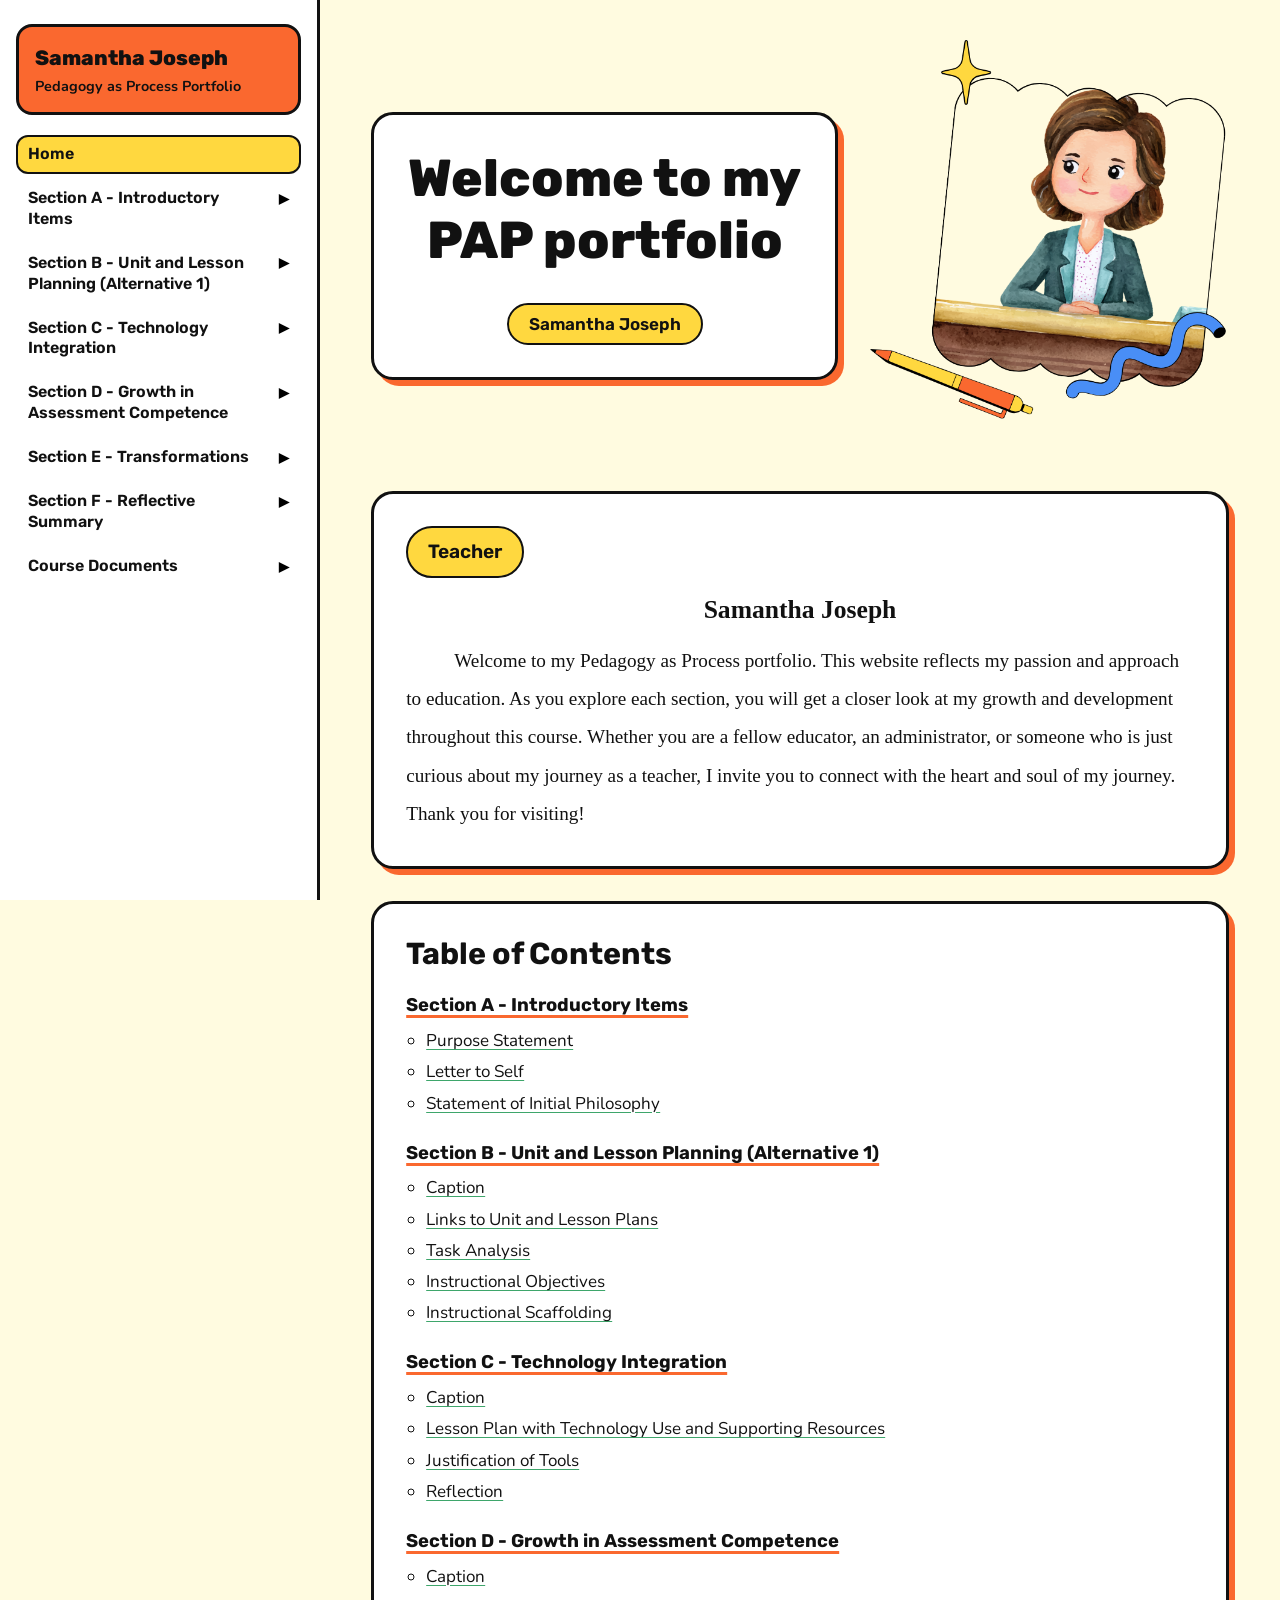
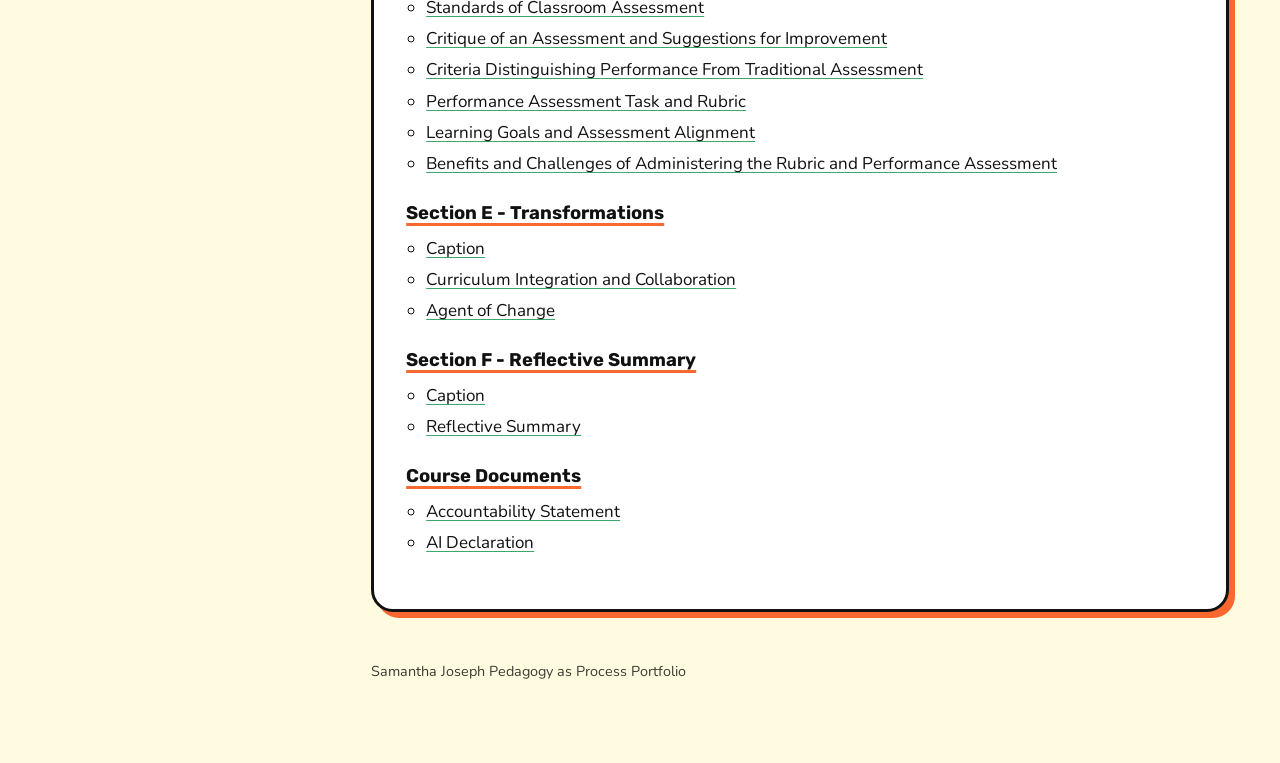
<file: index.html>
<!doctype html>
<html lang="en">
<head>
  <meta charset="utf-8">
  <meta name="viewport" content="width=device-width, initial-scale=1">
  <title>Samantha Joseph Pedagogy as Process Portfolio</title>
  <link rel="preconnect" href="https://fonts.googleapis.com">
  <link rel="preconnect" href="https://fonts.gstatic.com" crossorigin>
  <link href="https://fonts.googleapis.com/css2?family=Nunito:wght@400;600;700&family=Rubik:wght@500;600;700;800&display=swap" rel="stylesheet">
  <link rel="stylesheet" href="assets/css/style.css">
</head>
<body>
  <a class="skip-link" href="#main">Skip to content</a>

  <header class="topbar">
    <a class="topbar-brand" href="index.html">Samantha Joseph Pedagogy as Process Portfolio</a>
    <button class="menu-button" type="button" aria-expanded="false" aria-controls="site-nav">Menu</button>
  </header>

  <div class="layout">
    <nav id="site-nav" class="sidebar" aria-label="Portfolio sections">
      <noscript><a href="index.html">Table of Contents</a></noscript>
    </nav>

    <main id="main">
      <div class="hero">
        <div class="card">
          <h1>Welcome to my PAP portfolio</h1>
          <span class="pill">Samantha Joseph</span>
        </div>
        <img class="hero-avatar" src="assets/images/avatar.png" width="595" height="682"
             alt="Watercolour illustration of Samantha Joseph, a smiling teacher with shoulder-length brown hair and a teal blazer, seated at a desk">

      </div>

      <section class="card apa" aria-labelledby="about-heading">
        <span class="pill">Teacher</span>
        <h2 id="about-heading" style="margin-top:.75rem">Samantha Joseph</h2>
        <p>Welcome to my Pedagogy as Process portfolio. This website reflects my passion and approach to education. As you explore each section, you will get a closer look at my growth and development throughout this course. Whether you are a fellow educator, an administrator, or someone who is just curious about my journey as a teacher, I invite you to connect with the heart and soul of my journey. Thank you for visiting!</p>
      </section>

      <section class="card" aria-labelledby="toc-heading">
        <h2 id="toc-heading">Table of Contents</h2>
        <ul class="toc">
          <li>
            <a href="section-a.html">Section A - Introductory Items</a>
            <ul>
              <li><a href="section-a.html#purpose-statement">Purpose Statement</a></li>
              <li><a href="section-a.html#letter-to-self">Letter to Self</a></li>
              <li><a href="section-a.html#statement-of-initial-philosophy">Statement of Initial Philosophy</a></li>
            </ul>
          </li>
          <li>
            <a href="section-b.html">Section B - Unit and Lesson Planning (Alternative 1)</a>
            <ul>
              <li><a href="section-b.html#caption">Caption</a></li>
              <li><a href="section-b.html#links-to-unit-and-lesson-plans">Links to Unit and Lesson Plans</a></li>
              <li><a href="section-b.html#task-analysis">Task Analysis</a></li>
              <li><a href="section-b.html#instructional-objectives">Instructional Objectives</a></li>
              <li><a href="section-b.html#instructional-scaffolding">Instructional Scaffolding</a></li>
            </ul>
          </li>
          <li>
            <a href="section-c.html">Section C - Technology Integration</a>
            <ul>
              <li><a href="section-c.html#caption">Caption</a></li>
              <li><a href="section-c.html#lesson-plan-with-technology-use">Lesson Plan with Technology Use and Supporting Resources</a></li>
              <li><a href="section-c.html#justification-of-tools">Justification of Tools</a></li>
              <li><a href="section-c.html#reflection">Reflection</a></li>
            </ul>
          </li>
          <li>
            <a href="section-d.html">Section D - Growth in Assessment Competence</a>
            <ul>
              <li><a href="section-d.html#caption">Caption</a></li>
              <li><a href="section-d.html#standards-of-classroom-assessment">Standards of Classroom Assessment</a></li>
              <li><a href="section-d.html#critique-of-an-assessment">Critique of an Assessment and Suggestions for Improvement</a></li>
              <li><a href="section-d.html#performance-vs-traditional-assessment">Criteria Distinguishing Performance From Traditional Assessment</a></li>
              <li><a href="section-d.html#performance-assessment-task-and-rubric">Performance Assessment Task and Rubric</a></li>
              <li><a href="section-d.html#learning-goals-and-assessment-alignment">Learning Goals and Assessment Alignment</a></li>
              <li><a href="section-d.html#benefits-and-challenges">Benefits and Challenges of Administering the Rubric and Performance Assessment</a></li>
            </ul>
          </li>
          <li>
            <a href="section-e.html">Section E - Transformations</a>
            <ul>
              <li><a href="section-e.html#caption">Caption</a></li>
              <li><a href="section-e.html#curriculum-integration-and-collaboration">Curriculum Integration and Collaboration</a></li>
              <li><a href="section-e.html#agent-of-change">Agent of Change</a></li>
            </ul>
          </li>
          <li>
            <a href="section-f.html">Section F - Reflective Summary</a>
            <ul>
              <li><a href="section-f.html#caption">Caption</a></li>
              <li><a href="section-f.html#reflective-summary">Reflective Summary</a></li>
            </ul>
          </li>
          <li>
            <a href="course-documents.html">Course Documents</a>
            <ul>
              <li><a href="course-documents.html#accountability-statement">Accountability Statement</a></li>
              <li><a href="course-documents.html#ai-declaration">AI Declaration</a></li>
            </ul>
          </li>
        </ul>
      </section>
      <footer class="site-footer">
        <p>Samantha Joseph Pedagogy as Process Portfolio</p>
      </footer>
    </main>
  </div>

  <div class="scrim" hidden></div>
  <script src="assets/js/nav.js"></script>
</body>
</html>
</file>
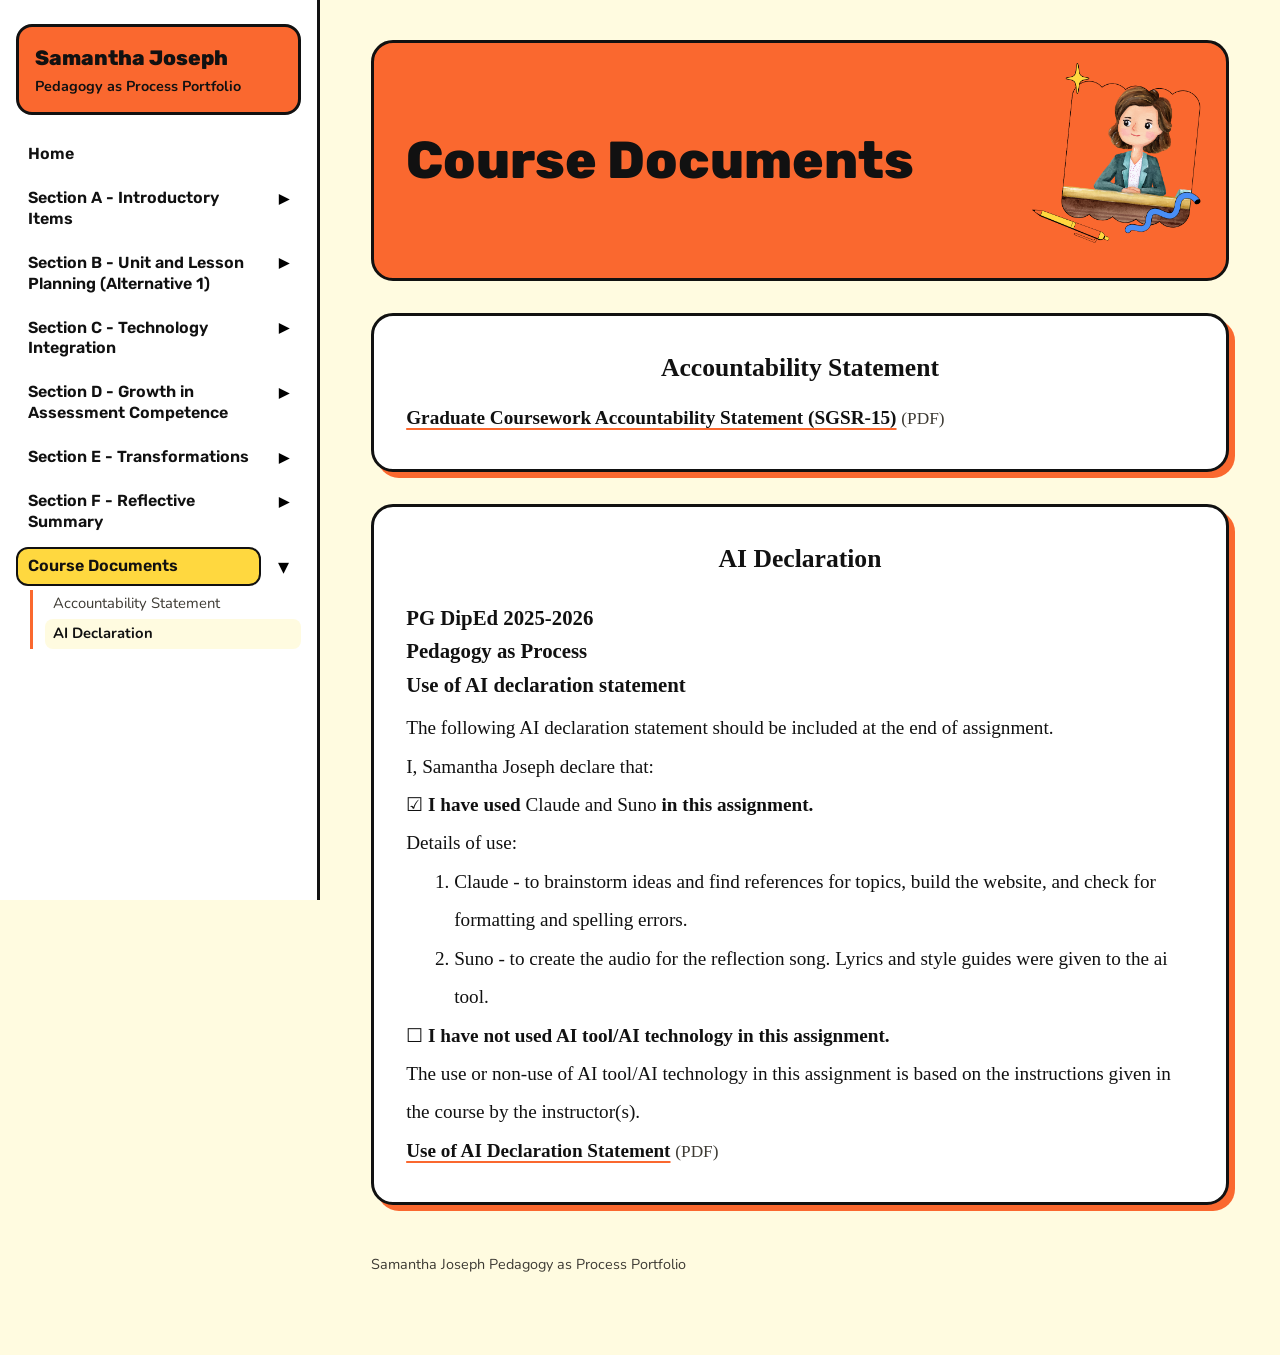
<file: course-documents.html>
<!doctype html>
<html lang="en">
<head>
  <meta charset="utf-8">
  <meta name="viewport" content="width=device-width, initial-scale=1">
  <title>Course Documents | Samantha Joseph Pedagogy as Process Portfolio</title>
  <link rel="preconnect" href="https://fonts.googleapis.com">
  <link rel="preconnect" href="https://fonts.gstatic.com" crossorigin>
  <link href="https://fonts.googleapis.com/css2?family=Nunito:wght@400;600;700&family=Rubik:wght@500;600;700;800&display=swap" rel="stylesheet">
  <link rel="stylesheet" href="assets/css/style.css">
</head>
<body>
  <a class="skip-link" href="#main">Skip to content</a>

  <header class="topbar">
    <a class="topbar-brand" href="index.html">Samantha Joseph Pedagogy as Process Portfolio</a>
    <button class="menu-button" type="button" aria-expanded="false" aria-controls="site-nav">Menu</button>
  </header>

  <div class="layout">
    <nav id="site-nav" class="sidebar" aria-label="Portfolio sections">
      <noscript><a href="index.html">Table of Contents</a></noscript>
    </nav>

    <main id="main">
      <header class="section-header">
        <h1>Course Documents</h1>
        <img class="section-avatar" src="assets/images/avatar.png" width="595" height="682" alt="">
      </header>

      <section class="card apa" id="accountability-statement">
        <h2>Accountability Statement</h2>
        <ul class="doc-links">
          <li><a href="assets/docs/accountability-statement.pdf" target="_blank" rel="noopener">Graduate Coursework Accountability Statement (SGSR-15)</a> <span class="doc-type">(PDF)</span></li>
        </ul>
      </section>
      <section class="card apa" id="ai-declaration">
        <h2>AI Declaration</h2>
        <h3>PG DipEd 2025-2026<br>Pedagogy as Process<br>Use of AI declaration statement</h3>
        <p class="no-indent">The following AI declaration statement should be included at the end of assignment.</p>
        <p class="no-indent">I, Samantha Joseph declare that:</p>
        <p class="no-indent"><span role="img" aria-label="Checked:">&#9745;</span> <strong>I have used</strong> Claude and Suno <strong>in this assignment.</strong></p>
        <p class="no-indent">Details of use:</p>
        <ol class="apa-list">
          <li>Claude - to brainstorm ideas and find references for topics, build the website, and check for formatting and spelling errors.</li>
          <li>Suno - to create the audio for the reflection song. Lyrics and style guides were given to the ai tool.</li>
        </ol>
        <p class="no-indent"><span role="img" aria-label="Not checked:">&#9744;</span> <strong>I have not used AI tool/AI technology in this assignment.</strong></p>
        <p class="no-indent">The use or non-use of AI tool/AI technology in this assignment is based on the instructions given in the course by the instructor(s).</p>
        <ul class="doc-links">
          <li><a href="assets/docs/ai-declaration.pdf" target="_blank" rel="noopener">Use of AI Declaration Statement</a> <span class="doc-type">(PDF)</span></li>
        </ul>
      </section>
      <footer class="site-footer">
        <p>Samantha Joseph Pedagogy as Process Portfolio</p>
      </footer>
    </main>
  </div>

  <div class="scrim" hidden></div>
  <script src="assets/js/nav.js"></script>
</body>
</html>
</file>
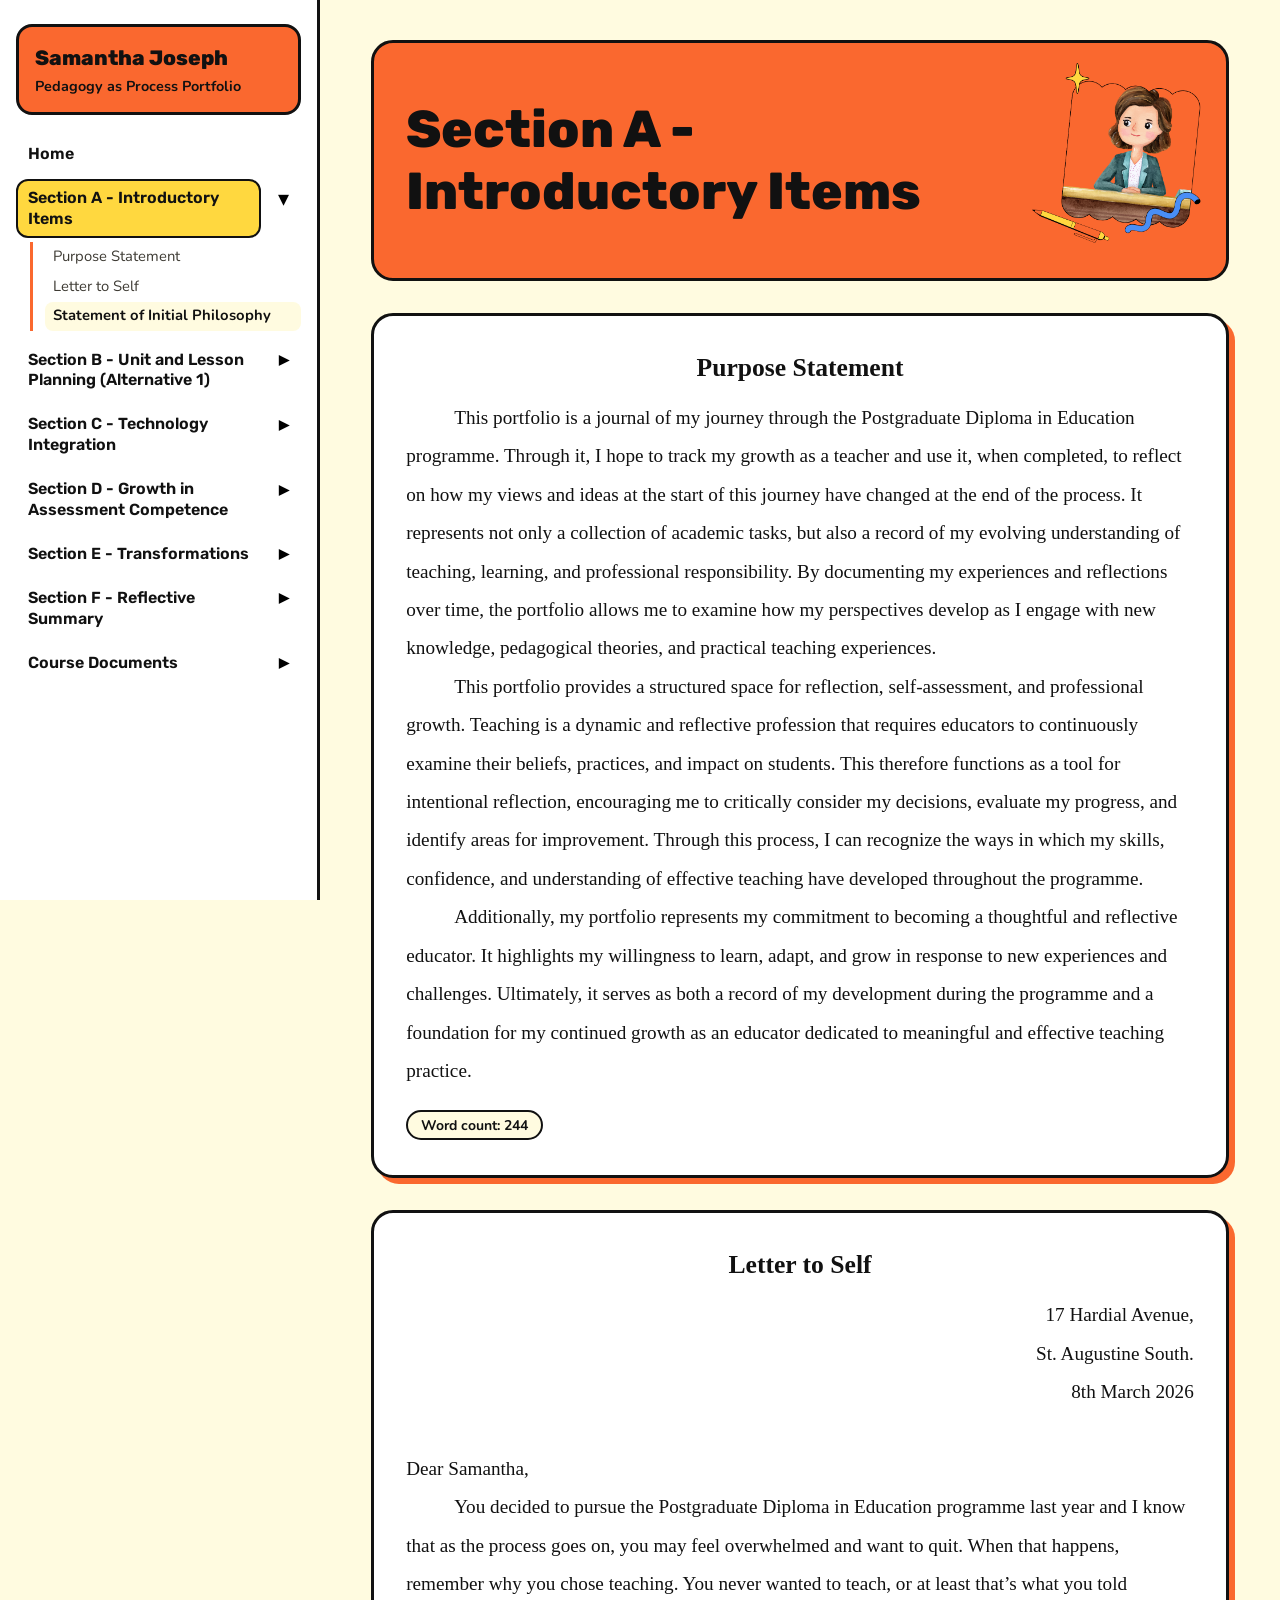
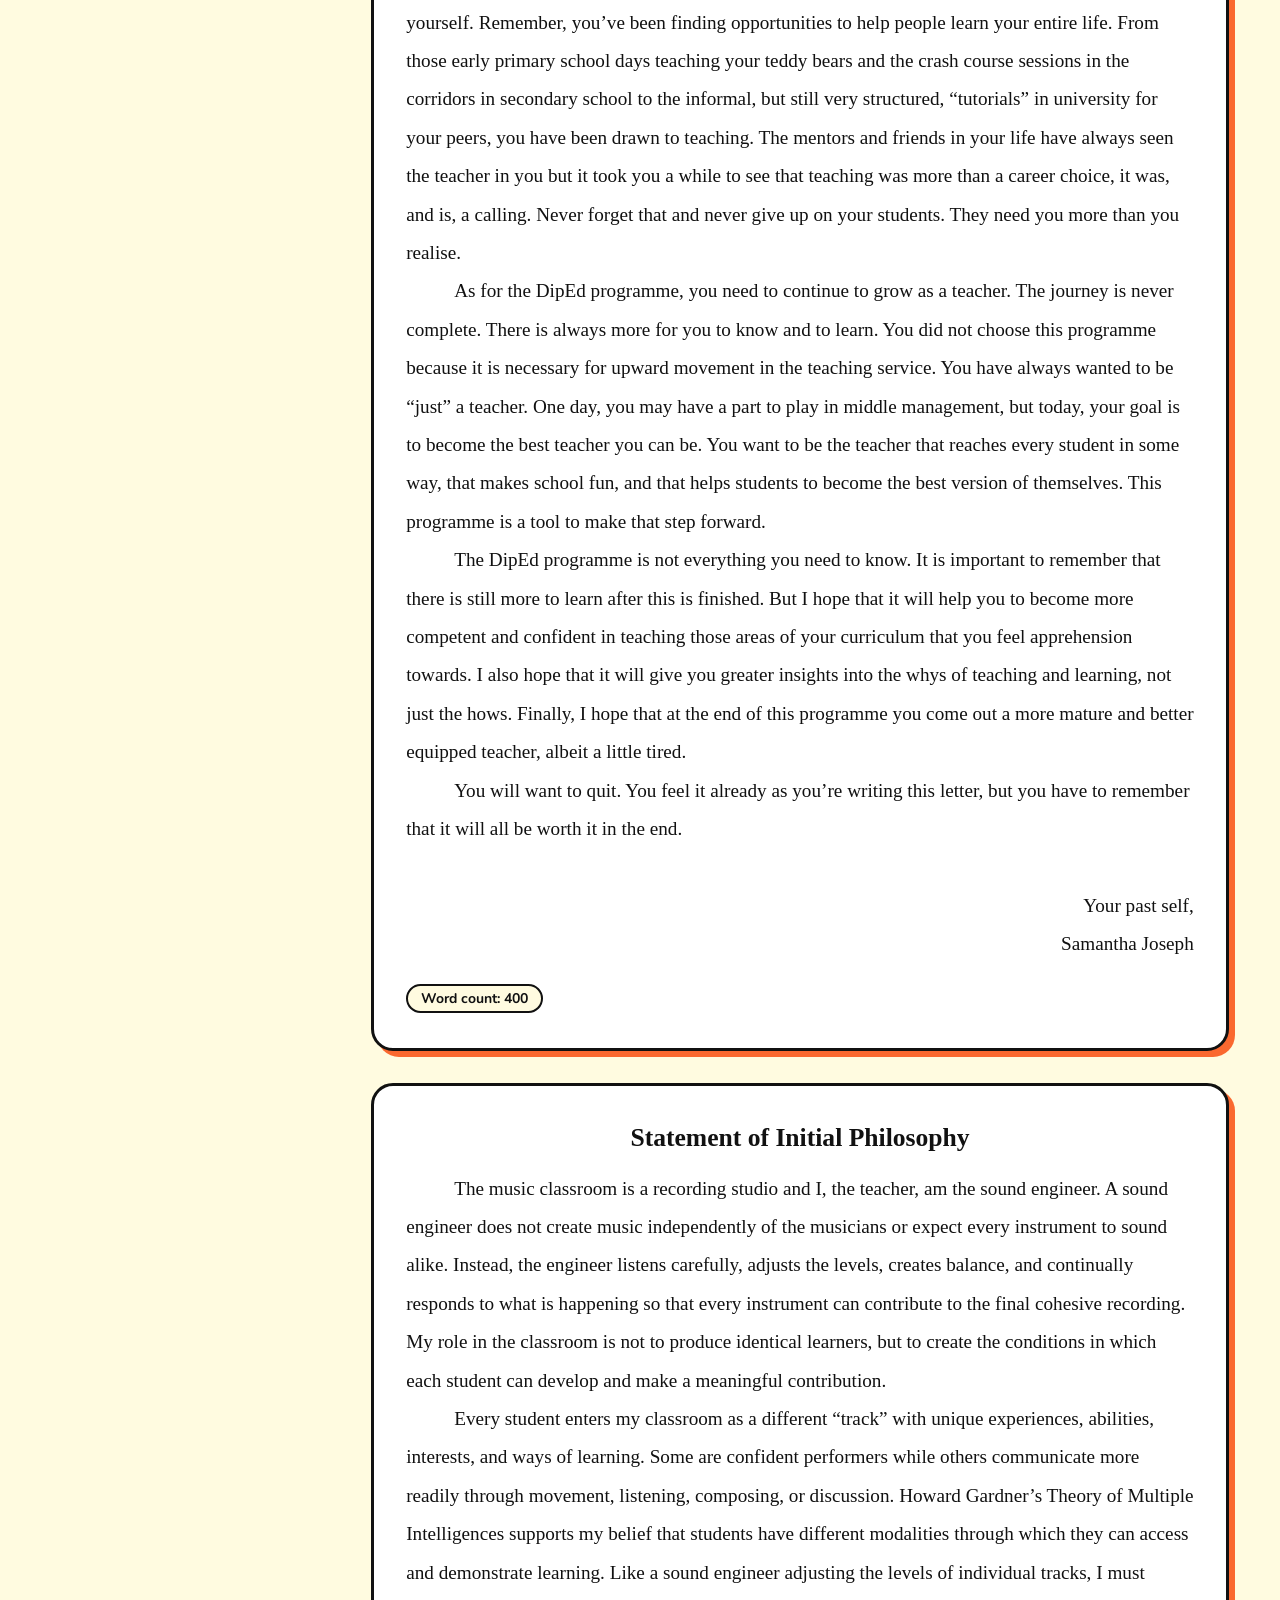
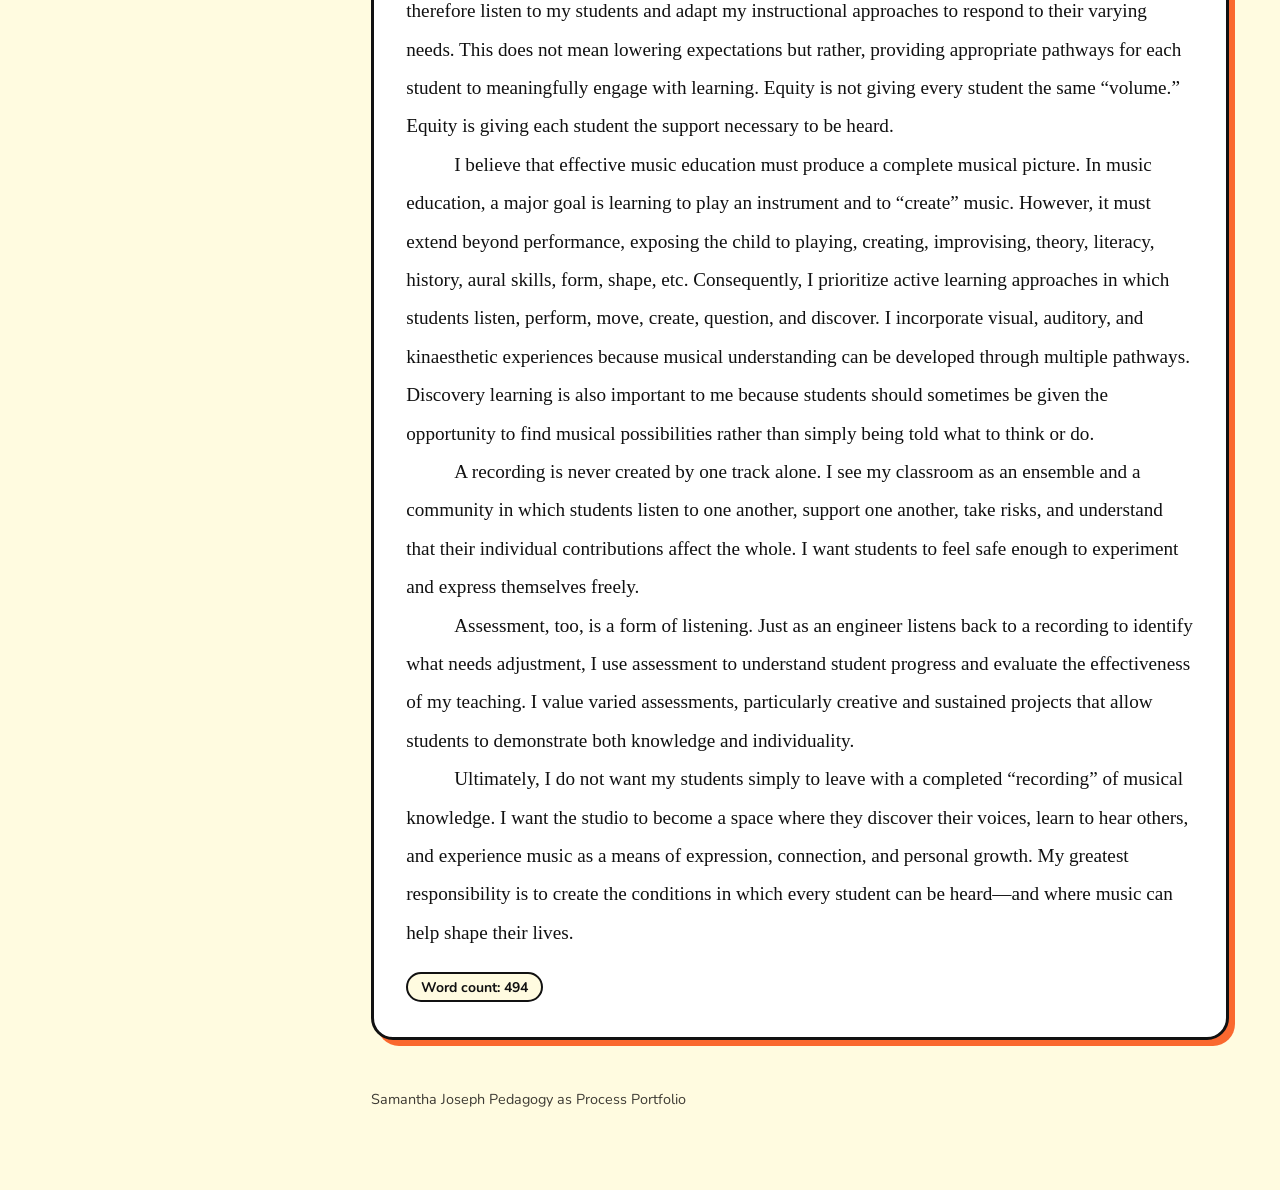
<file: section-a.html>
<!doctype html>
<html lang="en">
<head>
  <meta charset="utf-8">
  <meta name="viewport" content="width=device-width, initial-scale=1">
  <title>Section A - Introductory Items | Samantha Joseph Pedagogy as Process Portfolio</title>
  <link rel="preconnect" href="https://fonts.googleapis.com">
  <link rel="preconnect" href="https://fonts.gstatic.com" crossorigin>
  <link href="https://fonts.googleapis.com/css2?family=Nunito:wght@400;600;700&family=Rubik:wght@500;600;700;800&display=swap" rel="stylesheet">
  <link rel="stylesheet" href="assets/css/style.css">
</head>
<body>
  <a class="skip-link" href="#main">Skip to content</a>

  <header class="topbar">
    <a class="topbar-brand" href="index.html">Samantha Joseph Pedagogy as Process Portfolio</a>
    <button class="menu-button" type="button" aria-expanded="false" aria-controls="site-nav">Menu</button>
  </header>

  <div class="layout">
    <nav id="site-nav" class="sidebar" aria-label="Portfolio sections">
      <noscript><a href="index.html">Table of Contents</a></noscript>
    </nav>

    <main id="main">
      <header class="section-header">
        <h1>Section A - Introductory Items</h1>
        <img class="section-avatar" src="assets/images/avatar.png" width="595" height="682" alt="">
      </header>

      <section class="card apa" id="purpose-statement">
        <h2>Purpose Statement</h2>
        <p>This portfolio is a journal of my journey through the Postgraduate Diploma in Education programme. Through it, I hope to track my growth as a teacher and use it, when completed, to reflect on how my views and ideas at the start of this journey have changed at the end of the process. It represents not only a collection of academic tasks, but also a record of my evolving understanding of teaching, learning, and professional responsibility. By documenting my experiences and reflections over time, the portfolio allows me to examine how my perspectives develop as I engage with new knowledge, pedagogical theories, and practical teaching experiences.</p>
        <p>This portfolio provides a structured space for reflection, self-assessment, and professional growth. Teaching is a dynamic and reflective profession that requires educators to continuously examine their beliefs, practices, and impact on students. This therefore functions as a tool for intentional reflection, encouraging me to critically consider my decisions, evaluate my progress, and identify areas for improvement. Through this process, I can recognize the ways in which my skills, confidence, and understanding of effective teaching have developed throughout the programme.</p>
        <p>Additionally, my portfolio represents my commitment to becoming a thoughtful and reflective educator. It highlights my willingness to learn, adapt, and grow in response to new experiences and challenges. Ultimately, it serves as both a record of my development during the programme and a foundation for my continued growth as an educator dedicated to meaningful and effective teaching practice.</p>
        <span class="word-count">Word count: 244</span>
      </section>

      <section class="card apa" id="letter-to-self">
        <h2>Letter to Self</h2>
        <p class="no-indent letter-right">17 Hardial Avenue,<br>St. Augustine South.</p>
        <p class="no-indent letter-right letter-date">8th March 2026</p>
        <p class="no-indent">Dear Samantha,</p>
        <p>You decided to pursue the Postgraduate Diploma in Education programme last year and I know that as the process goes on, you may feel overwhelmed and want to quit. When that happens, remember why you chose teaching. You never wanted to teach, or at least that’s what you told yourself. Remember, you’ve been finding opportunities to help people learn your entire life. From those early primary school days teaching your teddy bears and the crash course sessions in the corridors in secondary school to the informal, but still very structured, “tutorials” in university for your peers, you have been drawn to teaching. The mentors and friends in your life have always seen the teacher in you but it took you a while to see that teaching was more than a career choice, it was, and is, a calling. Never forget that and never give up on your students. They need you more than you realise.</p>
        <p>As for the DipEd programme, you need to continue to grow as a teacher. The journey is never complete. There is always more for you to know and to learn. You did not choose this programme because it is necessary for upward movement in the teaching service. You have always wanted to be “just” a teacher. One day, you may have a part to play in middle management, but today, your goal is to become the best teacher you can be. You want to be the teacher that reaches every student in some way, that makes school fun, and that helps students to become the best version of themselves. This programme is a tool to make that step forward.</p>
        <p>The DipEd programme is not everything you need to know. It is important to remember that there is still more to learn after this is finished. But I hope that it will help you to become more competent and confident in teaching those areas of your curriculum that you feel apprehension towards. I also hope that it will give you greater insights into the whys of teaching and learning, not just the hows. Finally, I hope that at the end of this programme you come out a more mature and better equipped teacher, albeit a little tired.</p>
        <p>You will want to quit. You feel it already as you’re writing this letter, but you have to remember that it will all be worth it in the end.</p>
        <p class="no-indent letter-right letter-signoff">Your past self,<br>Samantha Joseph</p>
        <span class="word-count">Word count: 400</span>
      </section>

      <section class="card apa" id="statement-of-initial-philosophy">
        <h2>Statement of Initial Philosophy</h2>
        <p>The music classroom is a recording studio and I, the teacher, am the sound engineer. A sound engineer does not create music independently of the musicians or expect every instrument to sound alike. Instead, the engineer listens carefully, adjusts the levels, creates balance, and continually responds to what is happening so that every instrument can contribute to the final cohesive recording. My role in the classroom is not to produce identical learners, but to create the conditions in which each student can develop and make a meaningful contribution.</p>
        <p>Every student enters my classroom as a different “track” with unique experiences, abilities, interests, and ways of learning. Some are confident performers while others communicate more readily through movement, listening, composing, or discussion. Howard Gardner’s Theory of Multiple Intelligences supports my belief that students have different modalities through which they can access and demonstrate learning. Like a sound engineer adjusting the levels of individual tracks, I must therefore listen to my students and adapt my instructional approaches to respond to their varying needs. This does not mean lowering expectations but rather, providing appropriate pathways for each student to meaningfully engage with learning. Equity is not giving every student the same “volume.” Equity is giving each student the support necessary to be heard.</p>
        <p>I believe that effective music education must produce a complete musical picture. In music education, a major goal is learning to play an instrument and to “create” music. However, it must extend beyond performance, exposing the child to playing, creating, improvising, theory, literacy, history, aural skills, form, shape, etc. Consequently, I prioritize active learning approaches in which students listen, perform, move, create, question, and discover. I incorporate visual, auditory, and kinaesthetic experiences because musical understanding can be developed through multiple pathways. Discovery learning is also important to me because students should sometimes be given the opportunity to find musical possibilities rather than simply being told what to think or do.</p>
        <p>A recording is never created by one track alone. I see my classroom as an ensemble and a community in which students listen to one another, support one another, take risks, and understand that their individual contributions affect the whole. I want students to feel safe enough to experiment and express themselves freely.</p>
        <p>Assessment, too, is a form of listening. Just as an engineer listens back to a recording to identify what needs adjustment, I use assessment to understand student progress and evaluate the effectiveness of my teaching. I value varied assessments, particularly creative and sustained projects that allow students to demonstrate both knowledge and individuality.</p>
        <p>Ultimately, I do not want my students simply to leave with a completed “recording” of musical knowledge. I want the studio to become a space where they discover their voices, learn to hear others, and experience music as a means of expression, connection, and personal growth. My greatest responsibility is to create the conditions in which every student can be heard—and where music can help shape their lives.</p>
        <span class="word-count">Word count: 494</span>
      </section>
      <footer class="site-footer">
        <p>Samantha Joseph Pedagogy as Process Portfolio</p>
      </footer>
    </main>
  </div>

  <div class="scrim" hidden></div>
  <script src="assets/js/nav.js"></script>
</body>
</html>
</file>
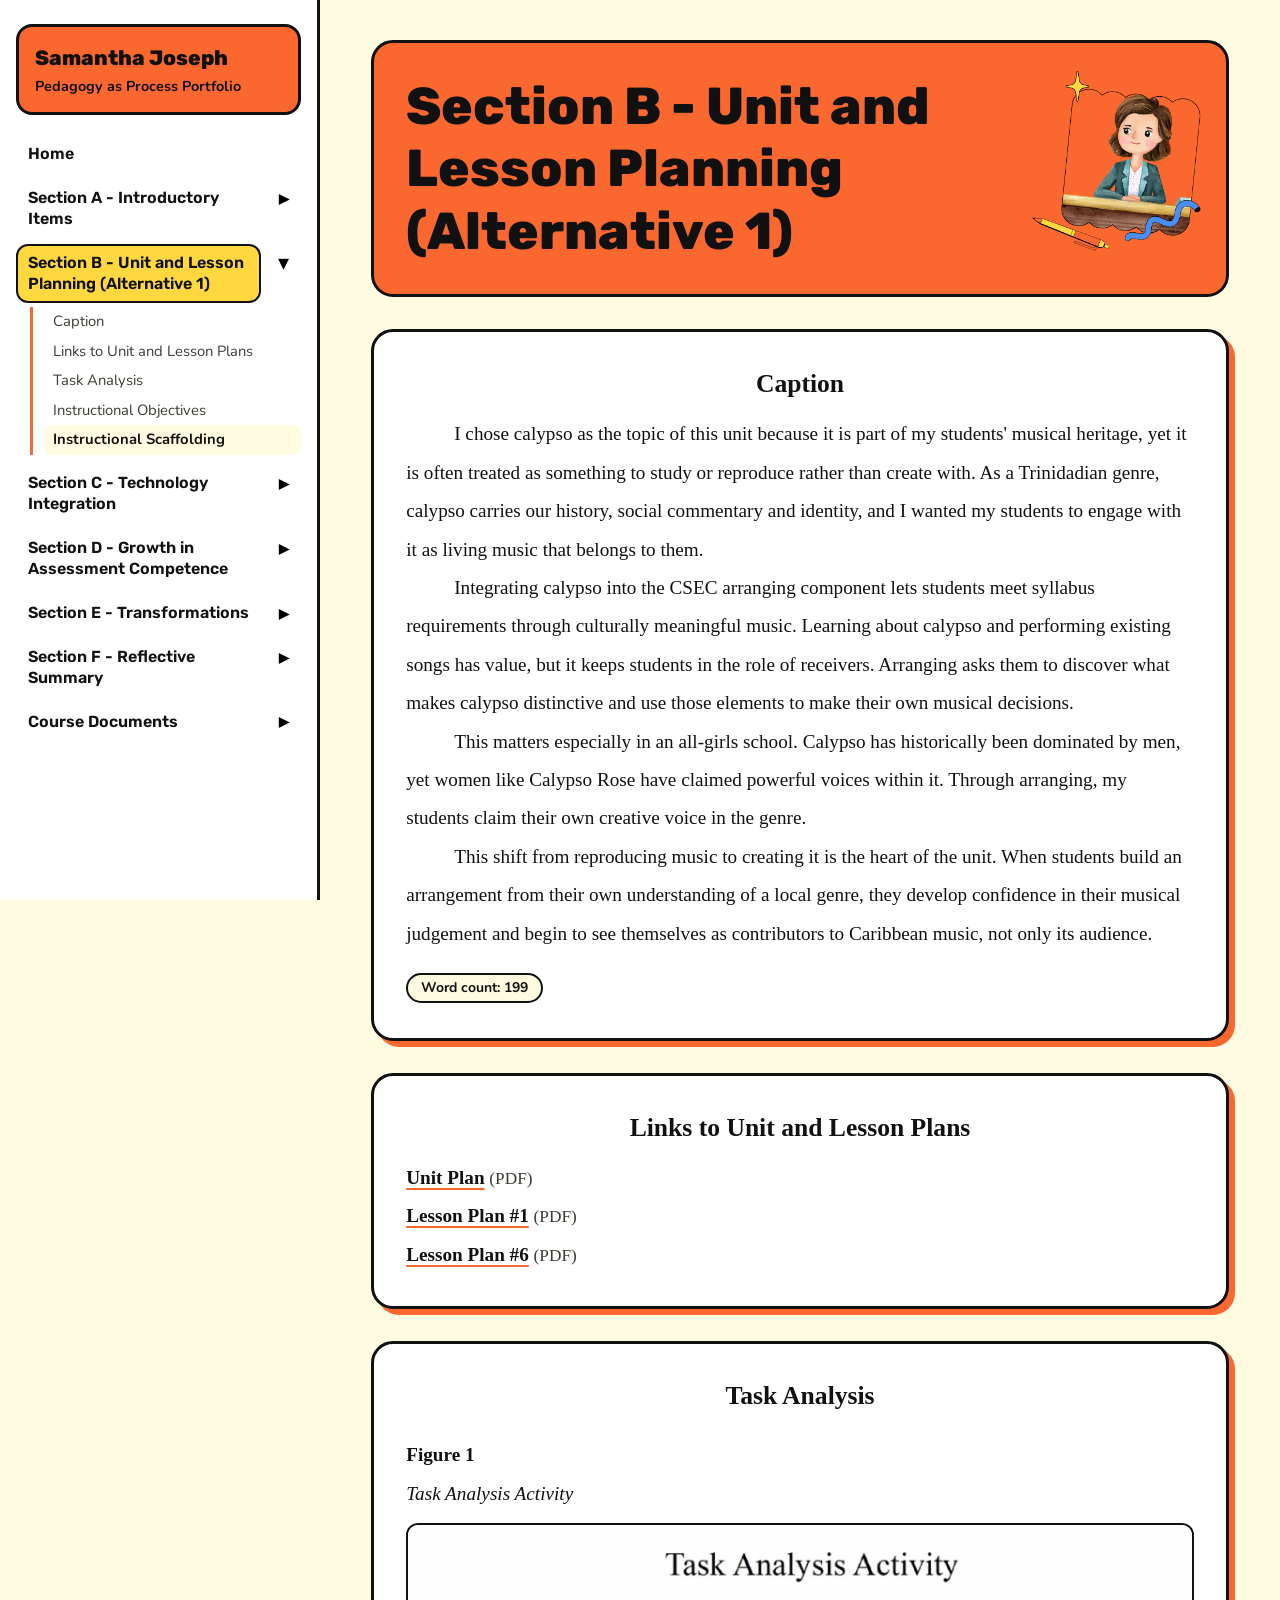
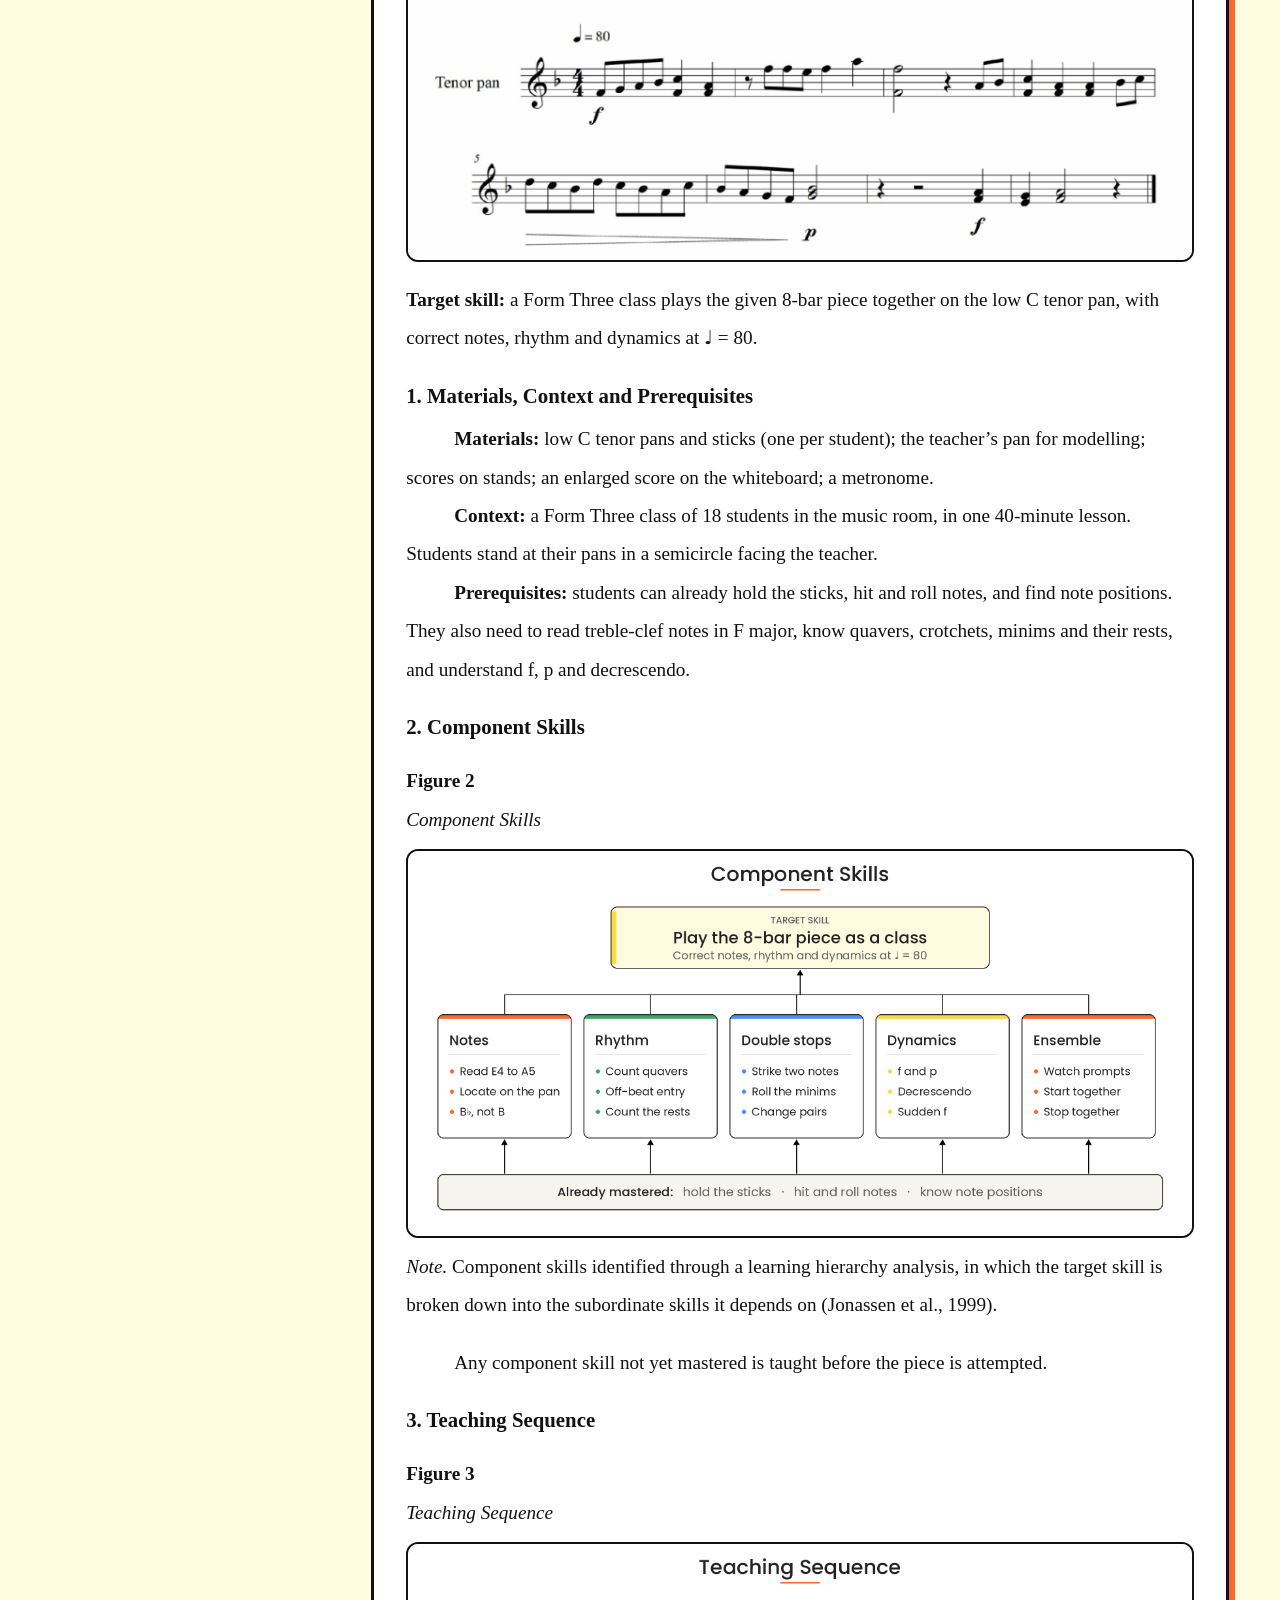
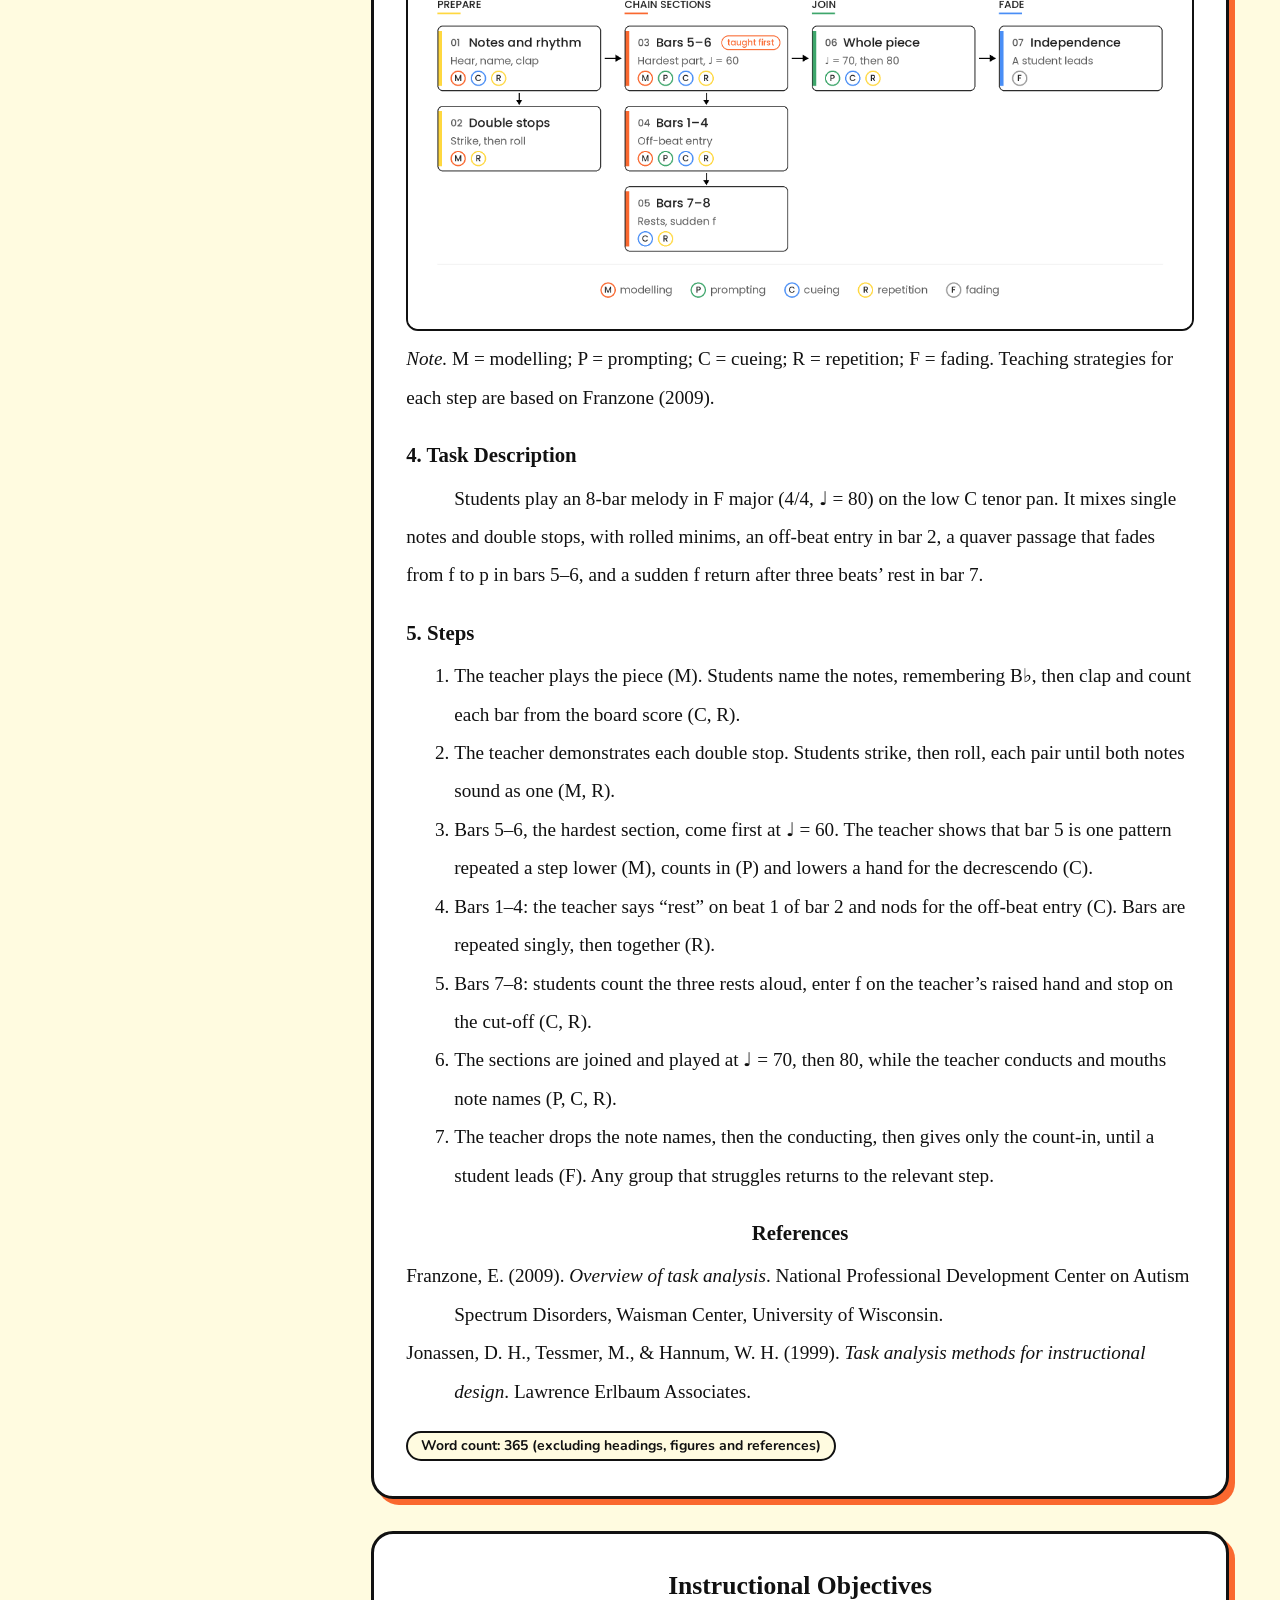
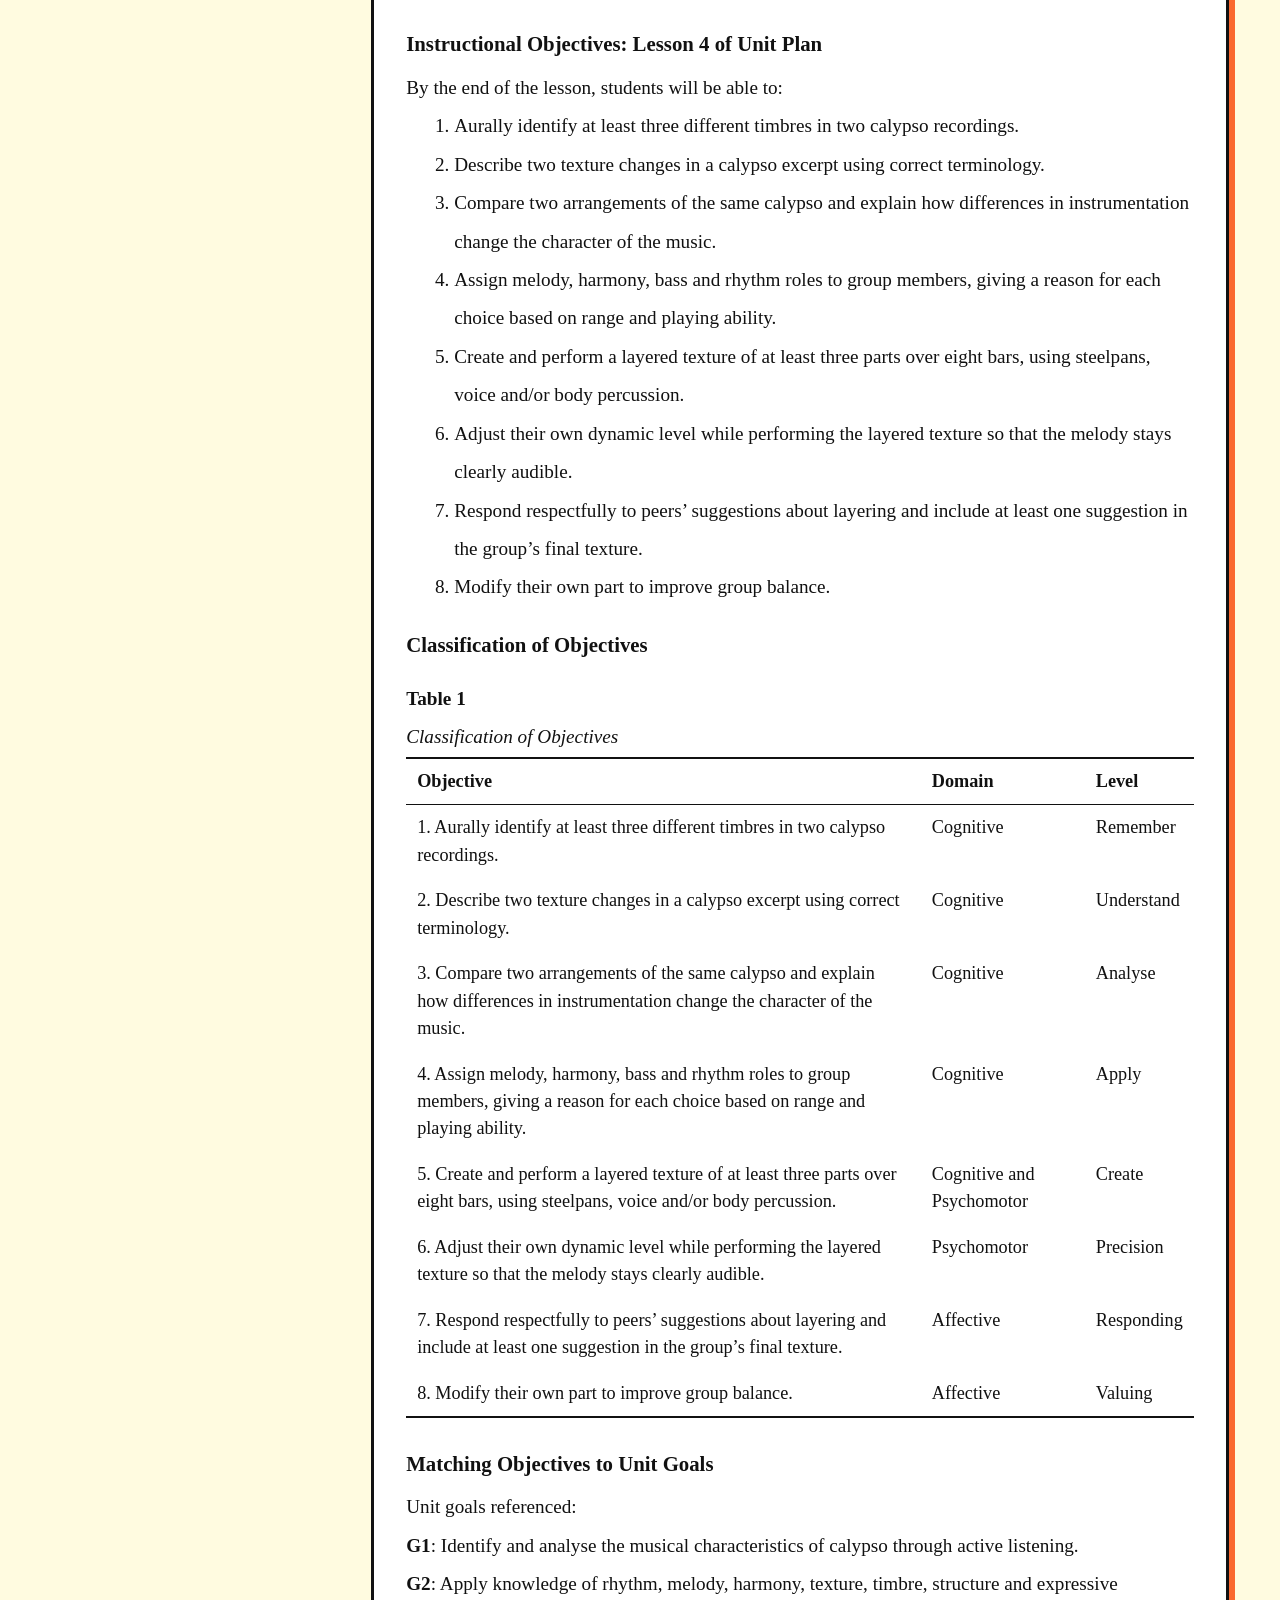
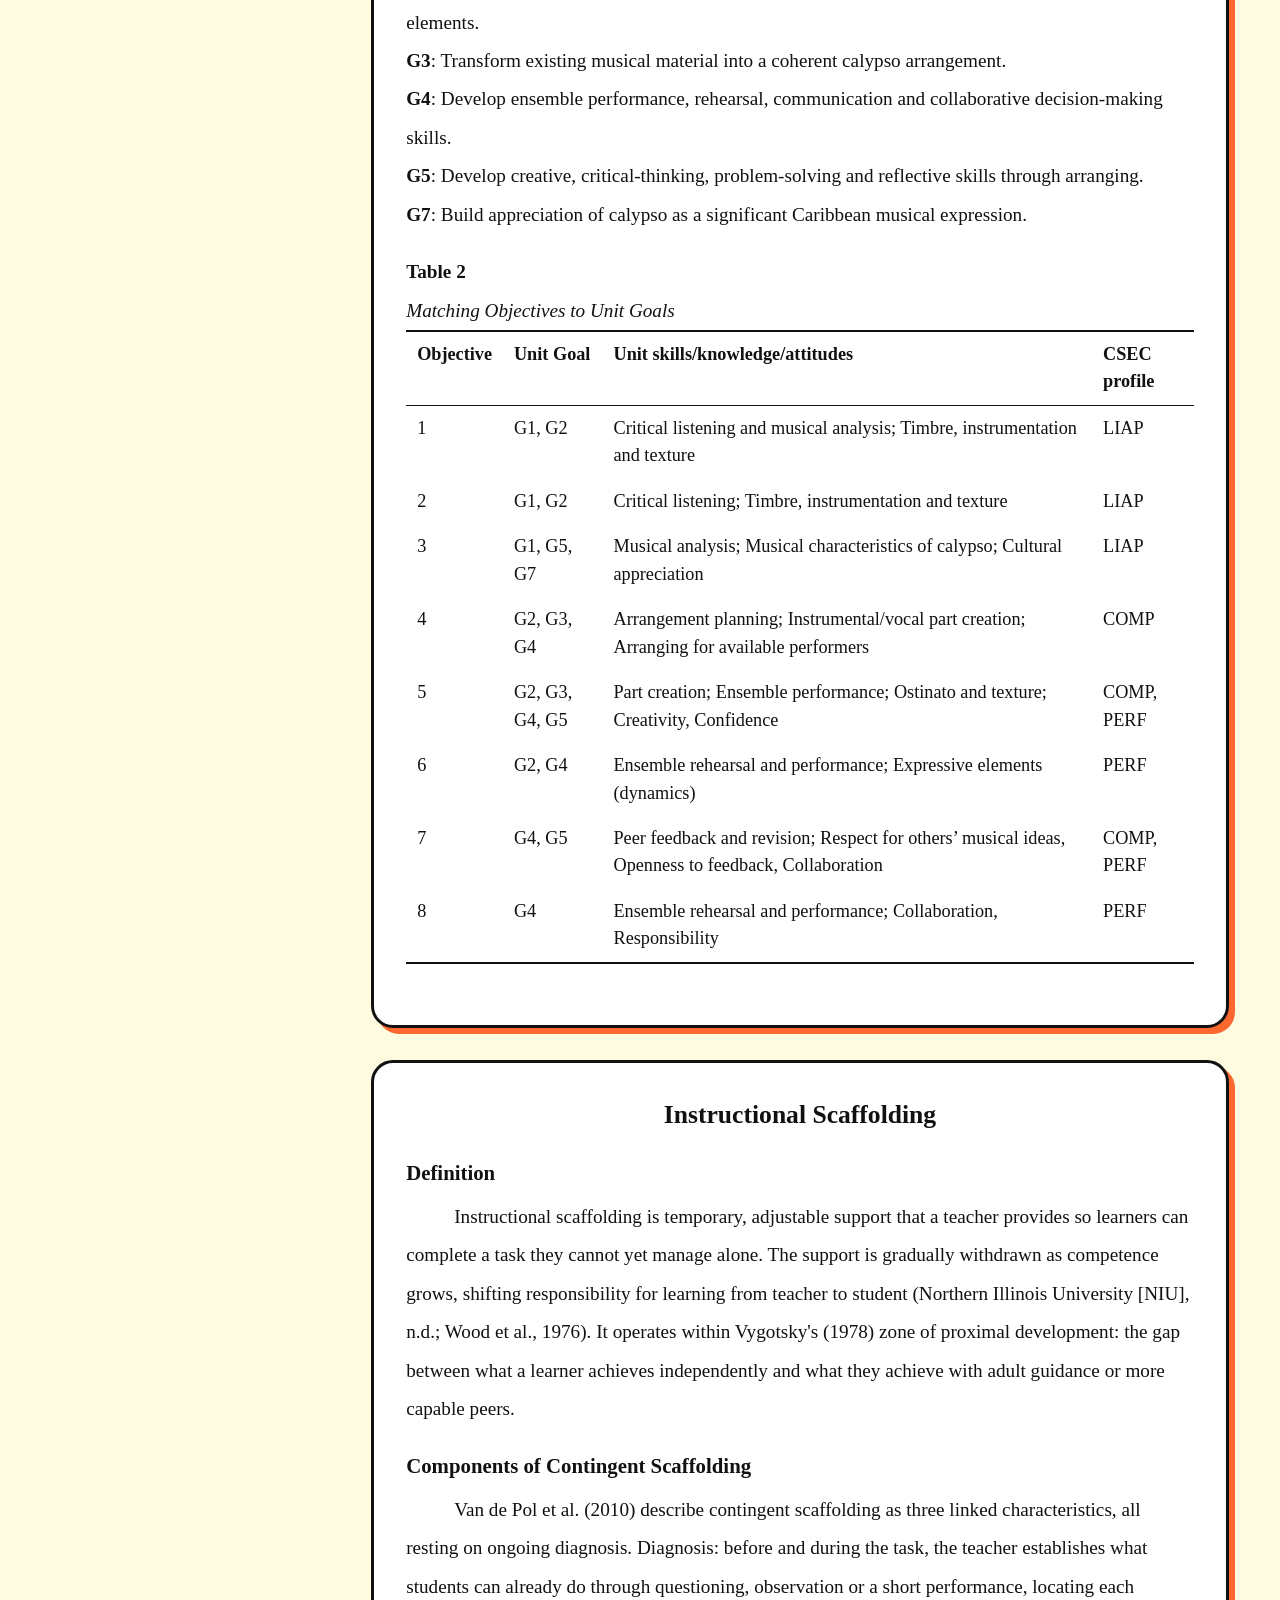
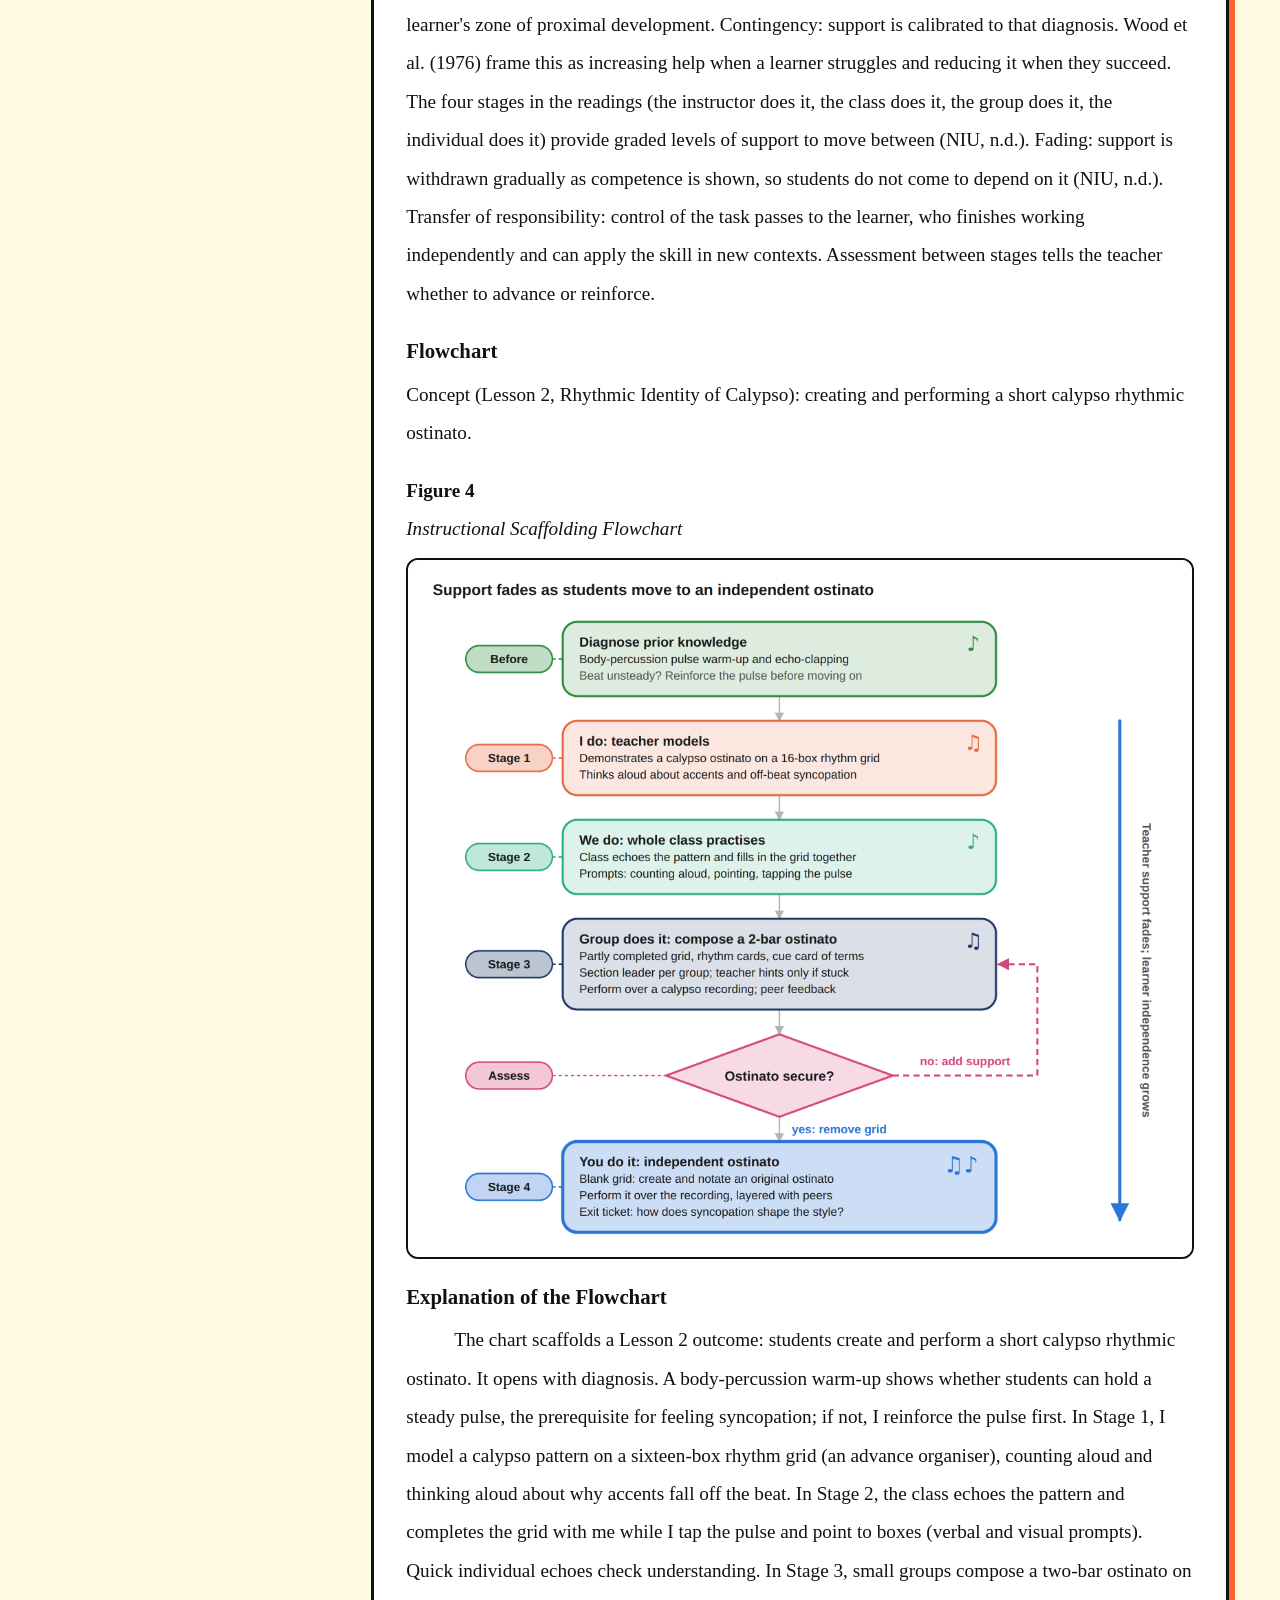
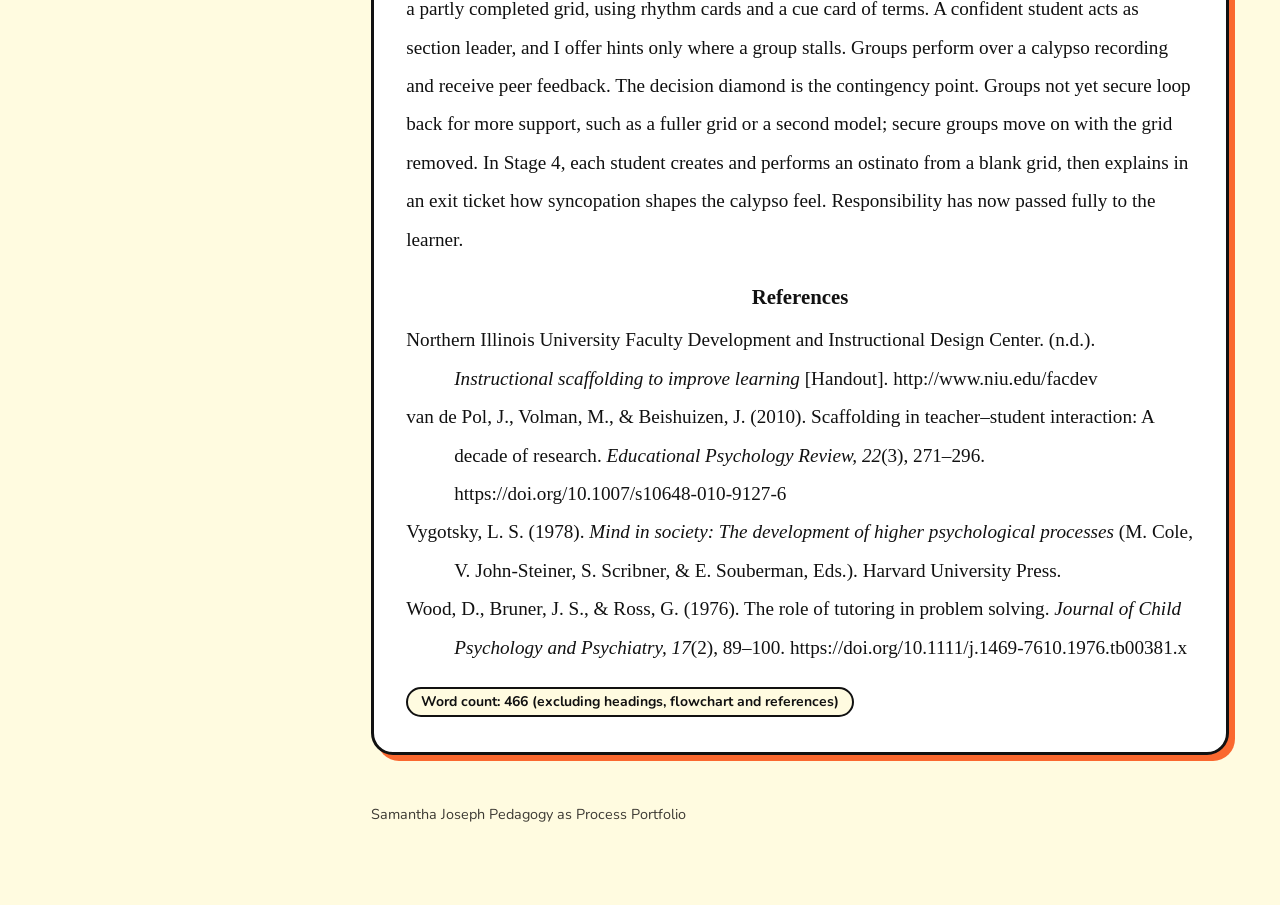
<file: section-b.html>
<!doctype html>
<html lang="en">
<head>
  <meta charset="utf-8">
  <meta name="viewport" content="width=device-width, initial-scale=1">
  <title>Section B - Unit and Lesson Planning (Alternative 1) | Samantha Joseph Pedagogy as Process Portfolio</title>
  <link rel="preconnect" href="https://fonts.googleapis.com">
  <link rel="preconnect" href="https://fonts.gstatic.com" crossorigin>
  <link href="https://fonts.googleapis.com/css2?family=Nunito:wght@400;600;700&family=Rubik:wght@500;600;700;800&display=swap" rel="stylesheet">
  <link rel="stylesheet" href="assets/css/style.css">
</head>
<body>
  <a class="skip-link" href="#main">Skip to content</a>

  <header class="topbar">
    <a class="topbar-brand" href="index.html">Samantha Joseph Pedagogy as Process Portfolio</a>
    <button class="menu-button" type="button" aria-expanded="false" aria-controls="site-nav">Menu</button>
  </header>

  <div class="layout">
    <nav id="site-nav" class="sidebar" aria-label="Portfolio sections">
      <noscript><a href="index.html">Table of Contents</a></noscript>
    </nav>

    <main id="main">
      <header class="section-header">
        <h1>Section B - Unit and Lesson Planning (Alternative 1)</h1>
        <img class="section-avatar" src="assets/images/avatar.png" width="595" height="682" alt="">
      </header>

      <section class="card apa" id="caption">
        <h2>Caption</h2>
        <p>I chose calypso as the topic of this unit because it is part of my students' musical heritage, yet it is often treated as something to study or reproduce rather than create with. As a Trinidadian genre, calypso carries our history, social commentary and identity, and I wanted my students to engage with it as living music that belongs to them.</p>
        <p>Integrating calypso into the CSEC arranging component lets students meet syllabus requirements through culturally meaningful music. Learning about calypso and performing existing songs has value, but it keeps students in the role of receivers. Arranging asks them to discover what makes calypso distinctive and use those elements to make their own musical decisions.</p>
        <p>This matters especially in an all-girls school. Calypso has historically been dominated by men, yet women like Calypso Rose have claimed powerful voices within it. Through arranging, my students claim their own creative voice in the genre.</p>
        <p>This shift from reproducing music to creating it is the heart of the unit. When students build an arrangement from their own understanding of a local genre, they develop confidence in their musical judgement and begin to see themselves as contributors to Caribbean music, not only its audience.</p>
        <span class="word-count">Word count: 199</span>
      </section>

      <section class="card apa" id="links-to-unit-and-lesson-plans">
        <h2>Links to Unit and Lesson Plans</h2>
        <ul class="doc-links">
          <li><a href="assets/docs/section-b-unit-plan.pdf" target="_blank" rel="noopener">Unit Plan</a> <span class="doc-type">(PDF)</span></li>
          <li><a href="assets/docs/section-b-lesson-plan-1.pdf" target="_blank" rel="noopener">Lesson Plan #1</a> <span class="doc-type">(PDF)</span></li>
          <li><a href="assets/docs/section-b-lesson-plan-6.pdf" target="_blank" rel="noopener">Lesson Plan #6</a> <span class="doc-type">(PDF)</span></li>
        </ul>
      </section>

      <section class="card apa" id="task-analysis">
        <h2>Task Analysis</h2>
        <figure class="apa-figure">
          <figcaption><strong>Figure 1</strong><br><em>Task Analysis Activity</em></figcaption>
          <img src="assets/images/task-analysis-score.png" width="835" height="357" loading="lazy"
               alt="Score titled Task Analysis Activity: an 8-bar melody for tenor pan in F major, 4/4 time, crotchet equals 80. It mixes single notes and double stops, with rolled minims, an off-beat entry in bar 2, a quaver passage in bars 5 to 6 with a decrescendo to p, three beats of rest in bar 7, and a sudden f entry.">
        </figure>
        <p class="no-indent"><strong>Target skill:</strong> a Form Three class plays the given 8-bar piece together on the low C tenor pan, with correct notes, rhythm and dynamics at ♩ = 80.</p>

        <h3>1. Materials, Context and Prerequisites</h3>
        <p><strong>Materials:</strong> low C tenor pans and sticks (one per student); the teacher’s pan for modelling; scores on stands; an enlarged score on the whiteboard; a metronome.</p>
        <p><strong>Context:</strong> a Form Three class of 18 students in the music room, in one 40-minute lesson. Students stand at their pans in a semicircle facing the teacher.</p>
        <p><strong>Prerequisites:</strong> students can already hold the sticks, hit and roll notes, and find note positions. They also need to read treble-clef notes in F major, know quavers, crotchets, minims and their rests, and understand f, p and decrescendo.</p>

        <h3>2. Component Skills</h3>
        <figure class="apa-figure">
          <figcaption><strong>Figure 2</strong><br><em>Component Skills</em></figcaption>
          <img src="assets/images/task-analysis-component-skills.png" width="2400" height="1180" loading="lazy"
               alt="Diagram. Target skill: play the 8-bar piece as a class with correct notes, rhythm and dynamics at crotchet equals 80. Five component skills feed into it. Notes: read E4 to A5, locate on the pan, B flat not B. Rhythm: count quavers, off-beat entry, count the rests. Double stops: strike two notes, roll the minims, change pairs. Dynamics: f and p, decrescendo, sudden f. Ensemble: watch prompts, start together, stop together. Already mastered: hold the sticks, hit and roll notes, know note positions.">
          <p class="figure-note no-indent"><em>Note.</em> Component skills identified through a learning hierarchy analysis, in which the target skill is broken down into the subordinate skills it depends on (Jonassen et al., 1999).</p>
        </figure>
        <p>Any component skill not yet mastered is taught before the piece is attempted.</p>

        <h3>3. Teaching Sequence</h3>
        <figure class="apa-figure">
          <figcaption><strong>Figure 3</strong><br><em>Teaching Sequence</em></figcaption>
          <img src="assets/images/task-analysis-teaching-sequence.png" width="2400" height="1180" loading="lazy"
               alt="Flow diagram in four stages. Prepare: 01 notes and rhythm (hear, name, clap; M, C, R), then 02 double stops (strike, then roll; M, R). Chain sections: 03 bars 5 to 6, taught first, hardest part at crotchet equals 60 (M, P, C, R); 04 bars 1 to 4, off-beat entry (M, P, C, R); 05 bars 7 to 8, rests and sudden f (C, R). Join: 06 whole piece at 70 then 80 (P, C, R). Fade: 07 independence, a student leads (F). Key: M modelling, P prompting, C cueing, R repetition, F fading.">
          <p class="figure-note no-indent"><em>Note.</em> M = modelling; P = prompting; C = cueing; R = repetition; F = fading. Teaching strategies for each step are based on Franzone (2009).</p>
        </figure>

        <h3>4. Task Description</h3>
        <p>Students play an 8-bar melody in F major (4/4, ♩ = 80) on the low C tenor pan. It mixes single notes and double stops, with rolled minims, an off-beat entry in bar 2, a quaver passage that fades from f to p in bars 5–6, and a sudden f return after three beats’ rest in bar 7.</p>

        <h3>5. Steps</h3>
        <ol class="apa-list">
          <li>The teacher plays the piece (M). Students name the notes, remembering B♭, then clap and count each bar from the board score (C, R).</li>
          <li>The teacher demonstrates each double stop. Students strike, then roll, each pair until both notes sound as one (M, R).</li>
          <li>Bars 5–6, the hardest section, come first at ♩ = 60. The teacher shows that bar 5 is one pattern repeated a step lower (M), counts in (P) and lowers a hand for the decrescendo (C).</li>
          <li>Bars 1–4: the teacher says “rest” on beat 1 of bar 2 and nods for the off-beat entry (C). Bars are repeated singly, then together (R).</li>
          <li>Bars 7–8: students count the three rests aloud, enter f on the teacher’s raised hand and stop on the cut-off (C, R).</li>
          <li>The sections are joined and played at ♩ = 70, then 80, while the teacher conducts and mouths note names (P, C, R).</li>
          <li>The teacher drops the note names, then the conducting, then gives only the count-in, until a student leads (F). Any group that struggles returns to the relevant step.</li>
        </ol>

        <h3 class="center">References</h3>
        <div class="references">
          <p>Franzone, E. (2009). <em>Overview of task analysis</em>. National Professional Development Center on Autism Spectrum Disorders, Waisman Center, University of Wisconsin.</p>
          <p>Jonassen, D. H., Tessmer, M., &amp; Hannum, W. H. (1999). <em>Task analysis methods for instructional design</em>. Lawrence Erlbaum Associates.</p>
        </div>
        <span class="word-count">Word count: 365 (excluding headings, figures and references)</span>
      </section>

      <section class="card apa" id="instructional-objectives">
        <h2>Instructional Objectives</h2>
        <h3>Instructional Objectives: Lesson 4 of Unit Plan</h3>
        <p class="no-indent">By the end of the lesson, students will be able to:</p>
        <ol class="apa-list">
          <li>Aurally identify at least three different timbres in two calypso recordings.</li>
          <li>Describe two texture changes in a calypso excerpt using correct terminology.</li>
          <li>Compare two arrangements of the same calypso and explain how differences in instrumentation change the character of the music.</li>
          <li>Assign melody, harmony, bass and rhythm roles to group members, giving a reason for each choice based on range and playing ability.</li>
          <li>Create and perform a layered texture of at least three parts over eight bars, using steelpans, voice and/or body percussion.</li>
          <li>Adjust their own dynamic level while performing the layered texture so that the melody stays clearly audible.</li>
          <li>Respond respectfully to peers’ suggestions about layering and include at least one suggestion in the group’s final texture.</li>
          <li>Modify their own part to improve group balance.</li>
        </ol>

        <h3>Classification of Objectives</h3>
        <div class="apa-table">
          <p class="table-number no-indent"><strong>Table 1</strong></p>
          <p class="table-title no-indent"><em>Classification of Objectives</em></p>
          <div class="table-scroll">
            <table>
              <thead>
                <tr><th scope="col">Objective</th><th scope="col">Domain</th><th scope="col">Level</th></tr>
              </thead>
              <tbody>
                <tr><td>1. Aurally identify at least three different timbres in two calypso recordings.</td><td>Cognitive</td><td>Remember</td></tr>
                <tr><td>2. Describe two texture changes in a calypso excerpt using correct terminology.</td><td>Cognitive</td><td>Understand</td></tr>
                <tr><td>3. Compare two arrangements of the same calypso and explain how differences in instrumentation change the character of the music.</td><td>Cognitive</td><td>Analyse</td></tr>
                <tr><td>4. Assign melody, harmony, bass and rhythm roles to group members, giving a reason for each choice based on range and playing ability.</td><td>Cognitive</td><td>Apply</td></tr>
                <tr><td>5. Create and perform a layered texture of at least three parts over eight bars, using steelpans, voice and/or body percussion.</td><td>Cognitive and Psychomotor</td><td>Create</td></tr>
                <tr><td>6. Adjust their own dynamic level while performing the layered texture so that the melody stays clearly audible.</td><td>Psychomotor</td><td>Precision</td></tr>
                <tr><td>7. Respond respectfully to peers’ suggestions about layering and include at least one suggestion in the group’s final texture.</td><td>Affective</td><td>Responding</td></tr>
                <tr><td>8. Modify their own part to improve group balance.</td><td>Affective</td><td>Valuing</td></tr>
              </tbody>
            </table>
          </div>
        </div>

        <h3>Matching Objectives to Unit Goals</h3>
        <p class="no-indent">Unit goals referenced:</p>
        <ul class="goal-list">
          <li><strong>G1</strong>: Identify and analyse the musical characteristics of calypso through active listening.</li>
          <li><strong>G2</strong>: Apply knowledge of rhythm, melody, harmony, texture, timbre, structure and expressive elements.</li>
          <li><strong>G3</strong>: Transform existing musical material into a coherent calypso arrangement.</li>
          <li><strong>G4</strong>: Develop ensemble performance, rehearsal, communication and collaborative decision-making skills.</li>
          <li><strong>G5</strong>: Develop creative, critical-thinking, problem-solving and reflective skills through arranging.</li>
          <li><strong>G7</strong>: Build appreciation of calypso as a significant Caribbean musical expression.</li>
        </ul>
        <div class="apa-table">
          <p class="table-number no-indent"><strong>Table 2</strong></p>
          <p class="table-title no-indent"><em>Matching Objectives to Unit Goals</em></p>
          <div class="table-scroll">
            <table>
              <thead>
                <tr><th scope="col">Objective</th><th scope="col">Unit Goal</th><th scope="col">Unit skills/knowledge/attitudes</th><th scope="col">CSEC profile</th></tr>
              </thead>
              <tbody>
                <tr><td>1</td><td>G1, G2</td><td>Critical listening and musical analysis; Timbre, instrumentation and texture</td><td>LIAP</td></tr>
                <tr><td>2</td><td>G1, G2</td><td>Critical listening; Timbre, instrumentation and texture</td><td>LIAP</td></tr>
                <tr><td>3</td><td>G1, G5, G7</td><td>Musical analysis; Musical characteristics of calypso; Cultural appreciation</td><td>LIAP</td></tr>
                <tr><td>4</td><td>G2, G3, G4</td><td>Arrangement planning; Instrumental/vocal part creation; Arranging for available performers</td><td>COMP</td></tr>
                <tr><td>5</td><td>G2, G3, G4, G5</td><td>Part creation; Ensemble performance; Ostinato and texture; Creativity, Confidence</td><td>COMP, PERF</td></tr>
                <tr><td>6</td><td>G2, G4</td><td>Ensemble rehearsal and performance; Expressive elements (dynamics)</td><td>PERF</td></tr>
                <tr><td>7</td><td>G4, G5</td><td>Peer feedback and revision; Respect for others’ musical ideas, Openness to feedback, Collaboration</td><td>COMP, PERF</td></tr>
                <tr><td>8</td><td>G4</td><td>Ensemble rehearsal and performance; Collaboration, Responsibility</td><td>PERF</td></tr>
              </tbody>
            </table>
          </div>
        </div>
      </section>

      <section class="card apa" id="instructional-scaffolding">
        <h2>Instructional Scaffolding</h2>
        <h3>Definition</h3>
        <p>Instructional scaffolding is temporary, adjustable support that a teacher provides so learners can complete a task they cannot yet manage alone. The support is gradually withdrawn as competence grows, shifting responsibility for learning from teacher to student (Northern Illinois University [NIU], n.d.; Wood et al., 1976). It operates within Vygotsky's (1978) zone of proximal development: the gap between what a learner achieves independently and what they achieve with adult guidance or more capable peers.</p>

        <h3>Components of Contingent Scaffolding</h3>
        <p>Van de Pol et al. (2010) describe contingent scaffolding as three linked characteristics, all resting on ongoing diagnosis. Diagnosis: before and during the task, the teacher establishes what students can already do through questioning, observation or a short performance, locating each learner's zone of proximal development. Contingency: support is calibrated to that diagnosis. Wood et al. (1976) frame this as increasing help when a learner struggles and reducing it when they succeed. The four stages in the readings (the instructor does it, the class does it, the group does it, the individual does it) provide graded levels of support to move between (NIU, n.d.). Fading: support is withdrawn gradually as competence is shown, so students do not come to depend on it (NIU, n.d.). Transfer of responsibility: control of the task passes to the learner, who finishes working independently and can apply the skill in new contexts. Assessment between stages tells the teacher whether to advance or reinforce.</p>

        <h3>Flowchart</h3>
        <p class="no-indent">Concept (Lesson 2, Rhythmic Identity of Calypso): creating and performing a short calypso rhythmic ostinato.</p>
        <figure class="apa-figure">
          <figcaption><strong>Figure 4</strong><br><em>Instructional Scaffolding Flowchart</em></figcaption>
          <img src="assets/images/scaffolding-flowchart.png" width="2280" height="2028" loading="lazy"
               alt="Flowchart titled: Support fades as students move to an independent ostinato. Before: diagnose prior knowledge with a body-percussion pulse warm-up and echo-clapping; if the beat is unsteady, reinforce the pulse before moving on. Stage 1, I do: the teacher models a calypso ostinato on a 16-box rhythm grid and thinks aloud about accents and off-beat syncopation. Stage 2, we do: the class echoes the pattern and fills in the grid together, with prompts such as counting aloud, pointing and tapping the pulse. Stage 3, group does it: groups compose a 2-bar ostinato with a partly completed grid, rhythm cards and a cue card of terms; a section leader per group; teacher hints only if stuck; perform over a calypso recording with peer feedback. Assess: ostinato secure? If no, add support and return to Stage 3. If yes, remove the grid. Stage 4, you do it: on a blank grid, create and notate an original ostinato, perform it over the recording layered with peers, and complete an exit ticket on how syncopation shapes the style. An arrow down the side reads: teacher support fades; learner independence grows.">
        </figure>

        <h3>Explanation of the Flowchart</h3>
        <p>The chart scaffolds a Lesson 2 outcome: students create and perform a short calypso rhythmic ostinato. It opens with diagnosis. A body-percussion warm-up shows whether students can hold a steady pulse, the prerequisite for feeling syncopation; if not, I reinforce the pulse first. In Stage 1, I model a calypso pattern on a sixteen-box rhythm grid (an advance organiser), counting aloud and thinking aloud about why accents fall off the beat. In Stage 2, the class echoes the pattern and completes the grid with me while I tap the pulse and point to boxes (verbal and visual prompts). Quick individual echoes check understanding. In Stage 3, small groups compose a two-bar ostinato on a partly completed grid, using rhythm cards and a cue card of terms. A confident student acts as section leader, and I offer hints only where a group stalls. Groups perform over a calypso recording and receive peer feedback. The decision diamond is the contingency point. Groups not yet secure loop back for more support, such as a fuller grid or a second model; secure groups move on with the grid removed. In Stage 4, each student creates and performs an ostinato from a blank grid, then explains in an exit ticket how syncopation shapes the calypso feel. Responsibility has now passed fully to the learner.</p>

        <h3 class="center">References</h3>
        <div class="references">
          <p>Northern Illinois University Faculty Development and Instructional Design Center. (n.d.). <em>Instructional scaffolding to improve learning</em> [Handout]. http://www.niu.edu/facdev</p>
          <p>van de Pol, J., Volman, M., &amp; Beishuizen, J. (2010). Scaffolding in teacher–student interaction: A decade of research. <em>Educational Psychology Review, 22</em>(3), 271–296. https://doi.org/10.1007/s10648-010-9127-6</p>
          <p>Vygotsky, L. S. (1978). <em>Mind in society: The development of higher psychological processes</em> (M. Cole, V. John-Steiner, S. Scribner, &amp; E. Souberman, Eds.). Harvard University Press.</p>
          <p>Wood, D., Bruner, J. S., &amp; Ross, G. (1976). The role of tutoring in problem solving. <em>Journal of Child Psychology and Psychiatry, 17</em>(2), 89–100. https://doi.org/10.1111/j.1469-7610.1976.tb00381.x</p>
        </div>
        <span class="word-count">Word count: 466 (excluding headings, flowchart and references)</span>
      </section>
      <footer class="site-footer">
        <p>Samantha Joseph Pedagogy as Process Portfolio</p>
      </footer>
    </main>
  </div>

  <div class="scrim" hidden></div>
  <script src="assets/js/nav.js"></script>
</body>
</html>
</file>
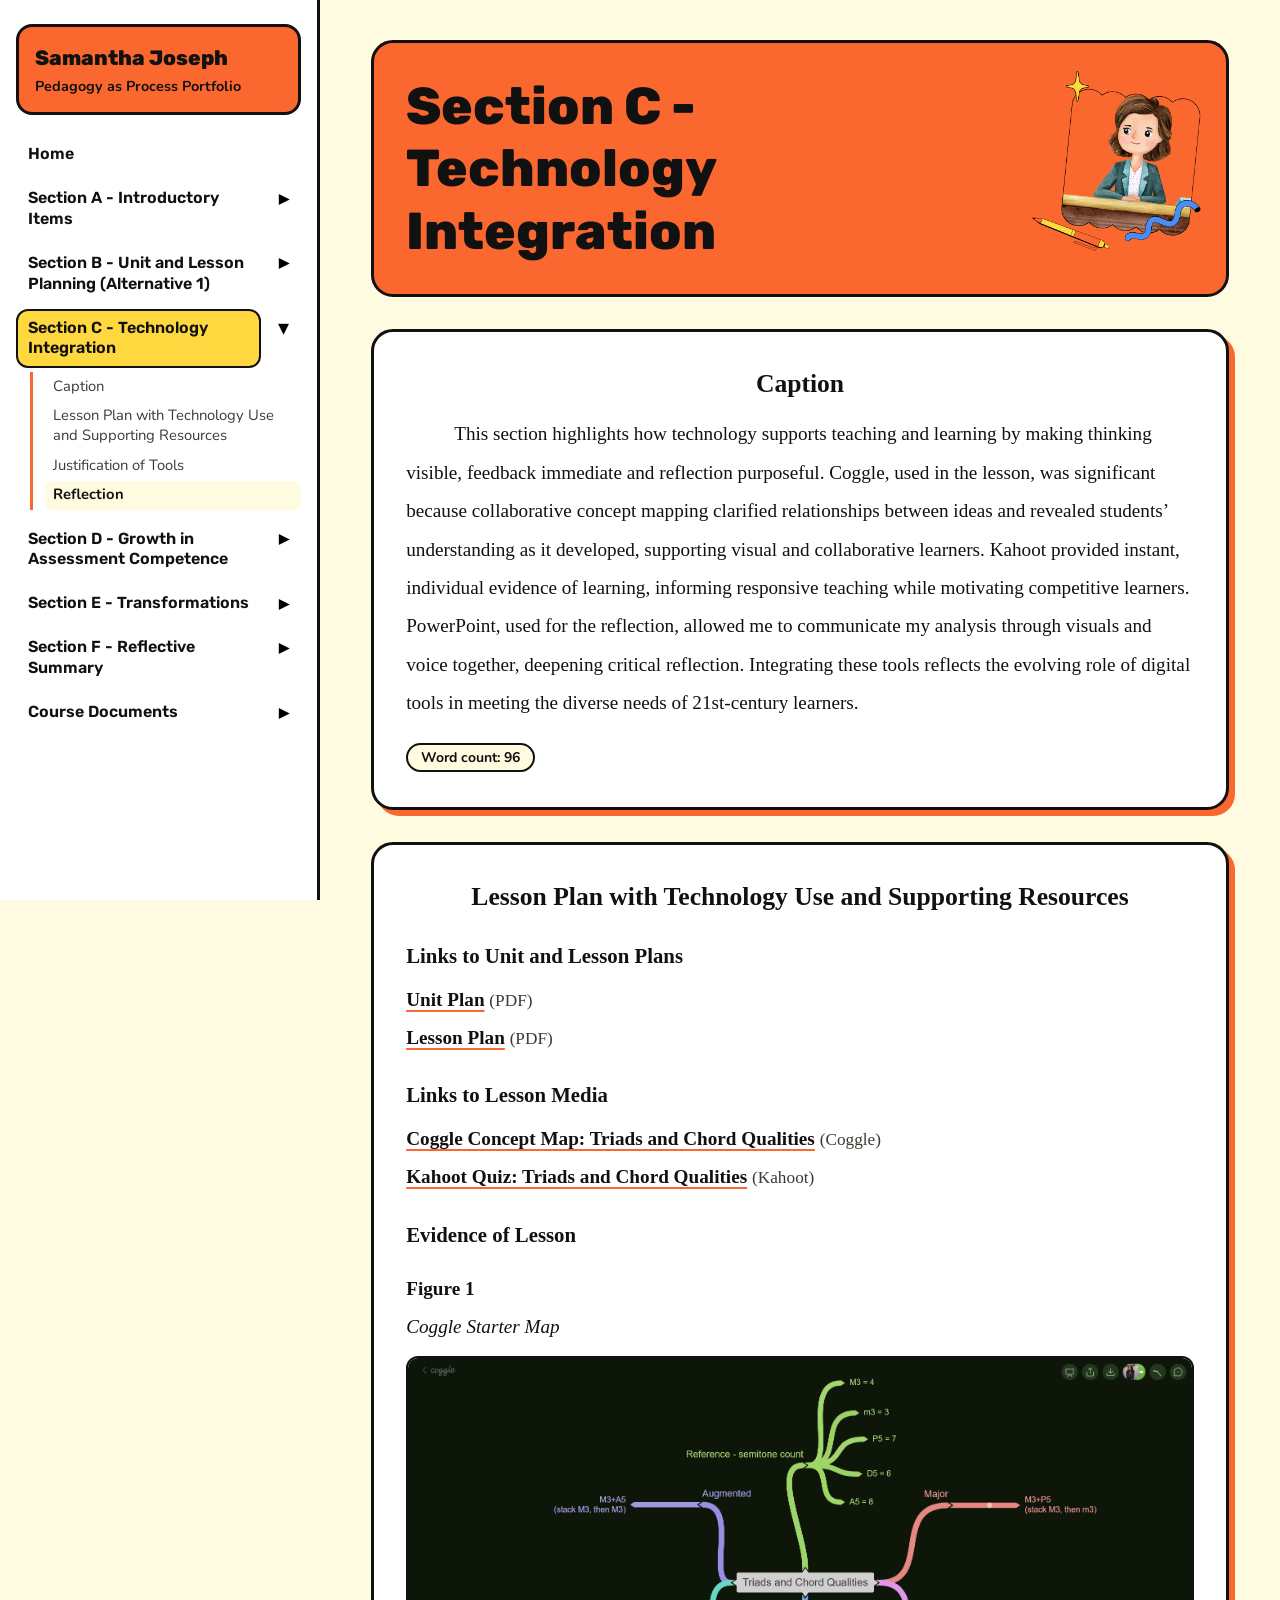
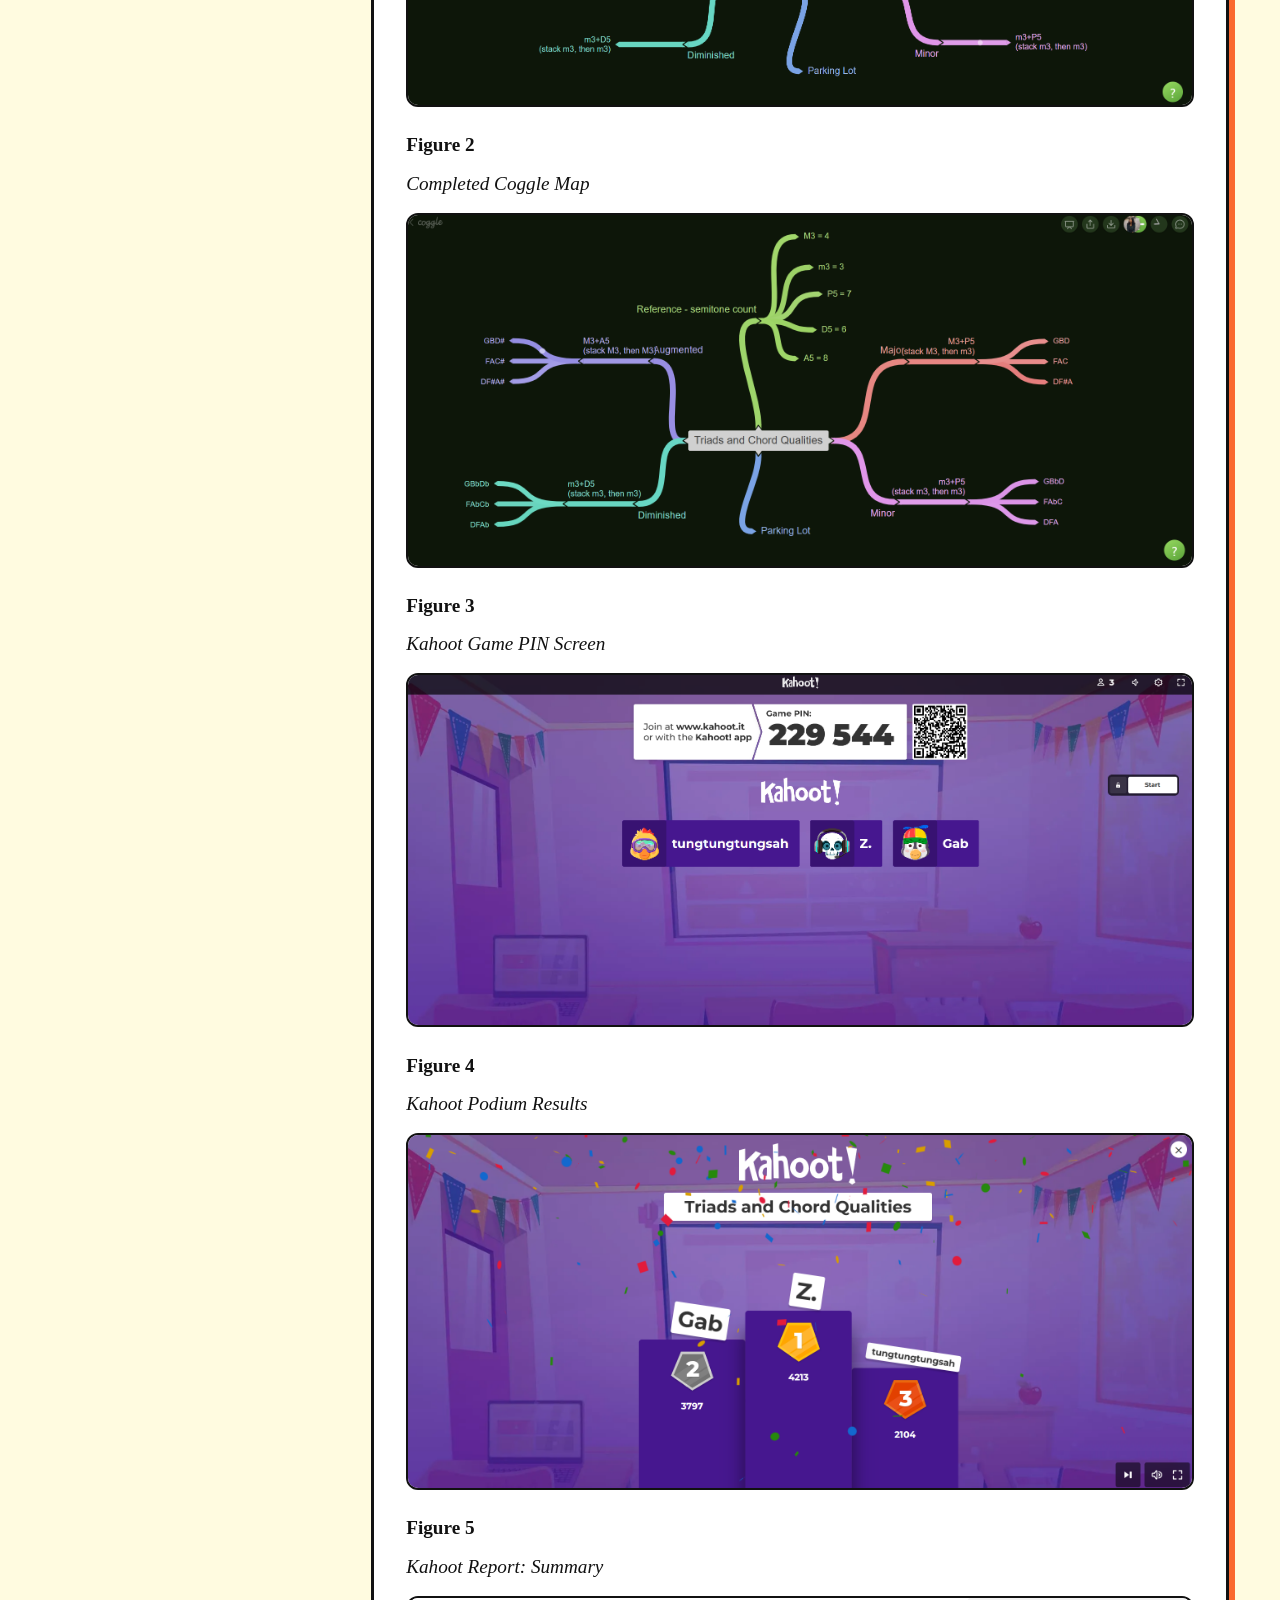
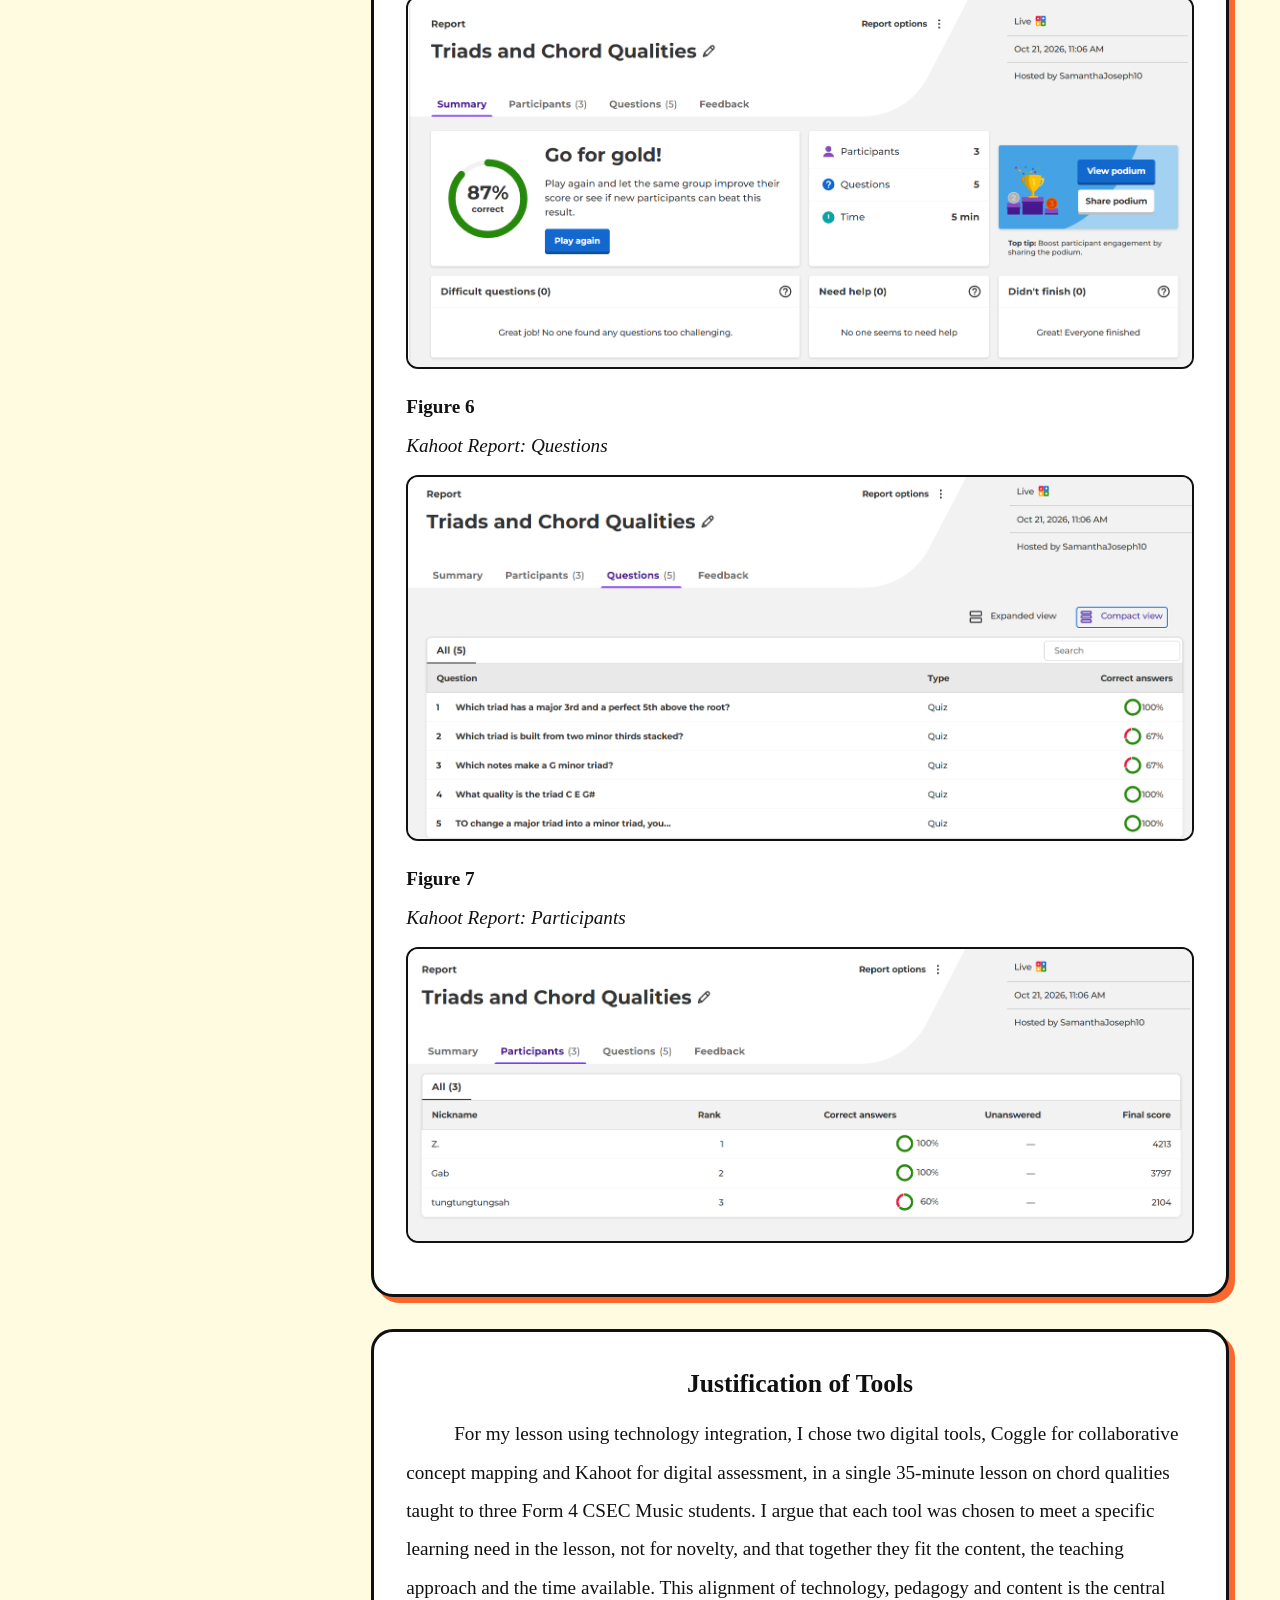
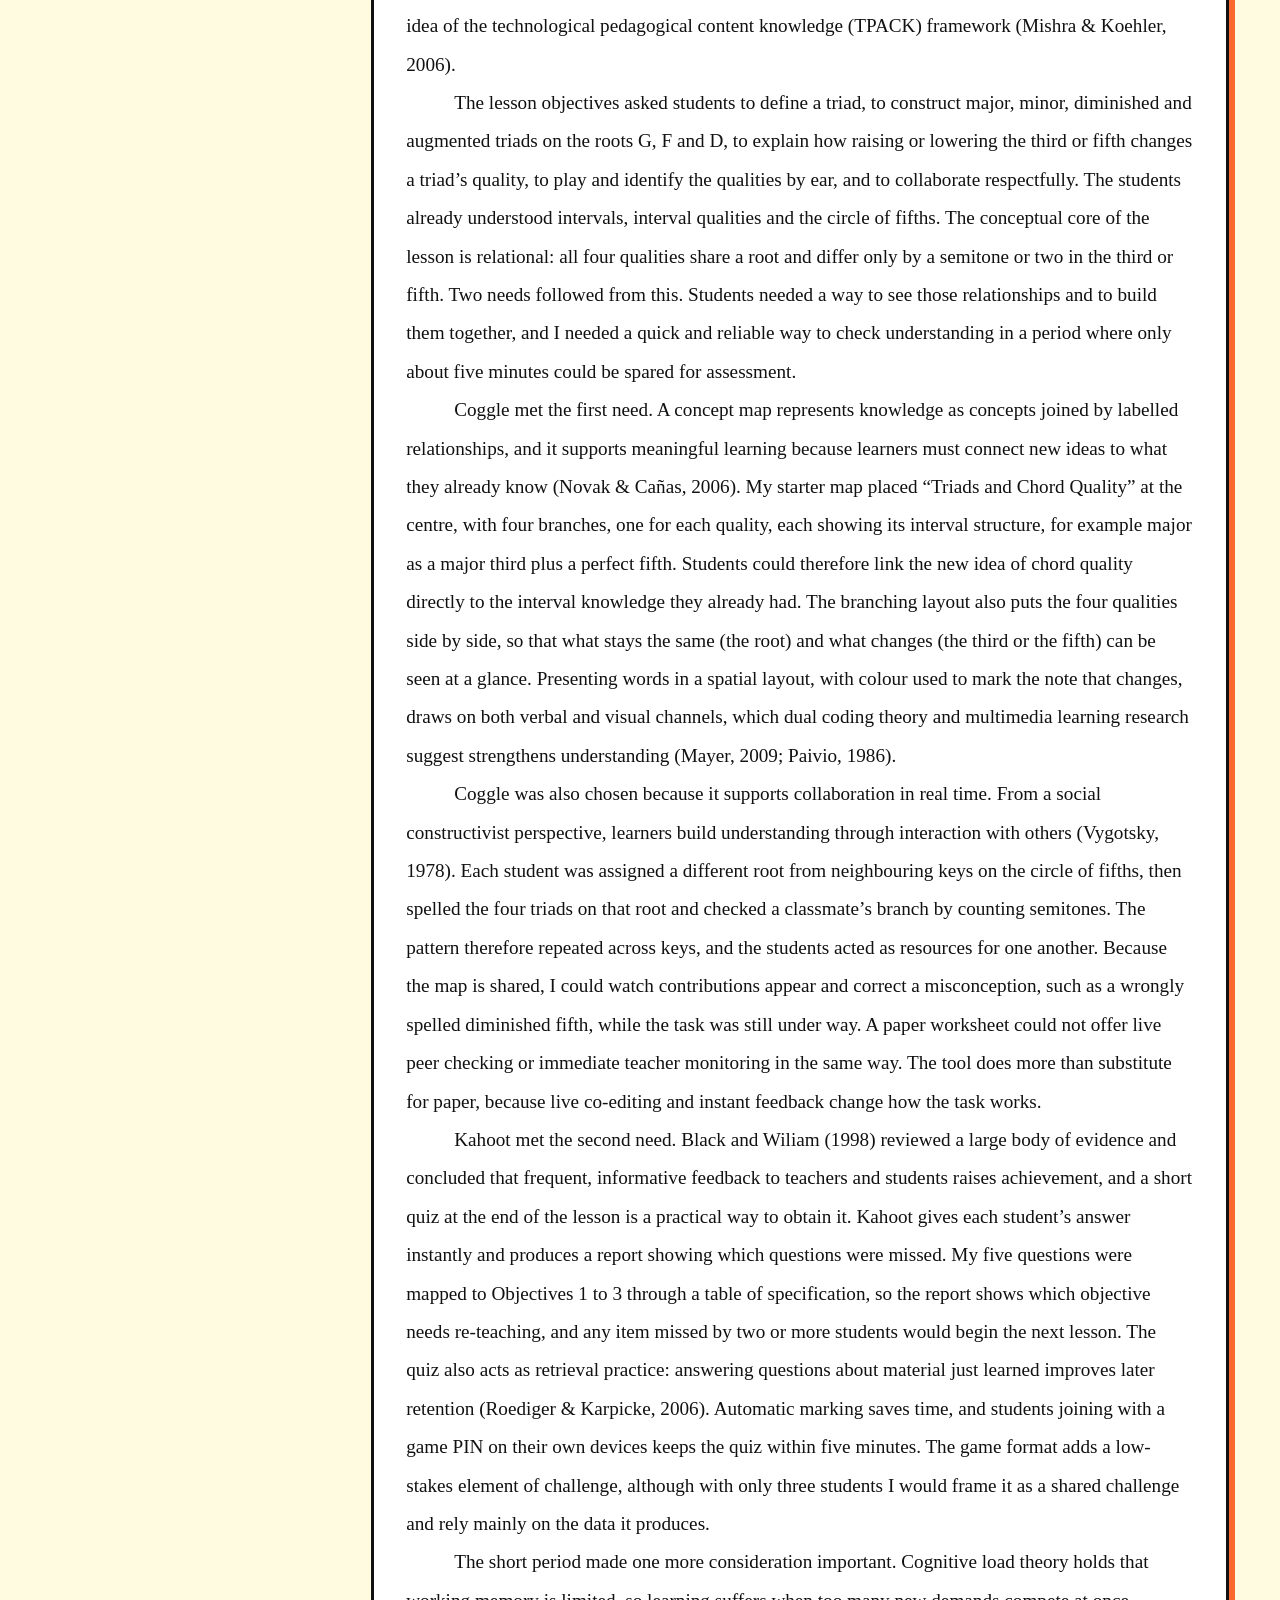
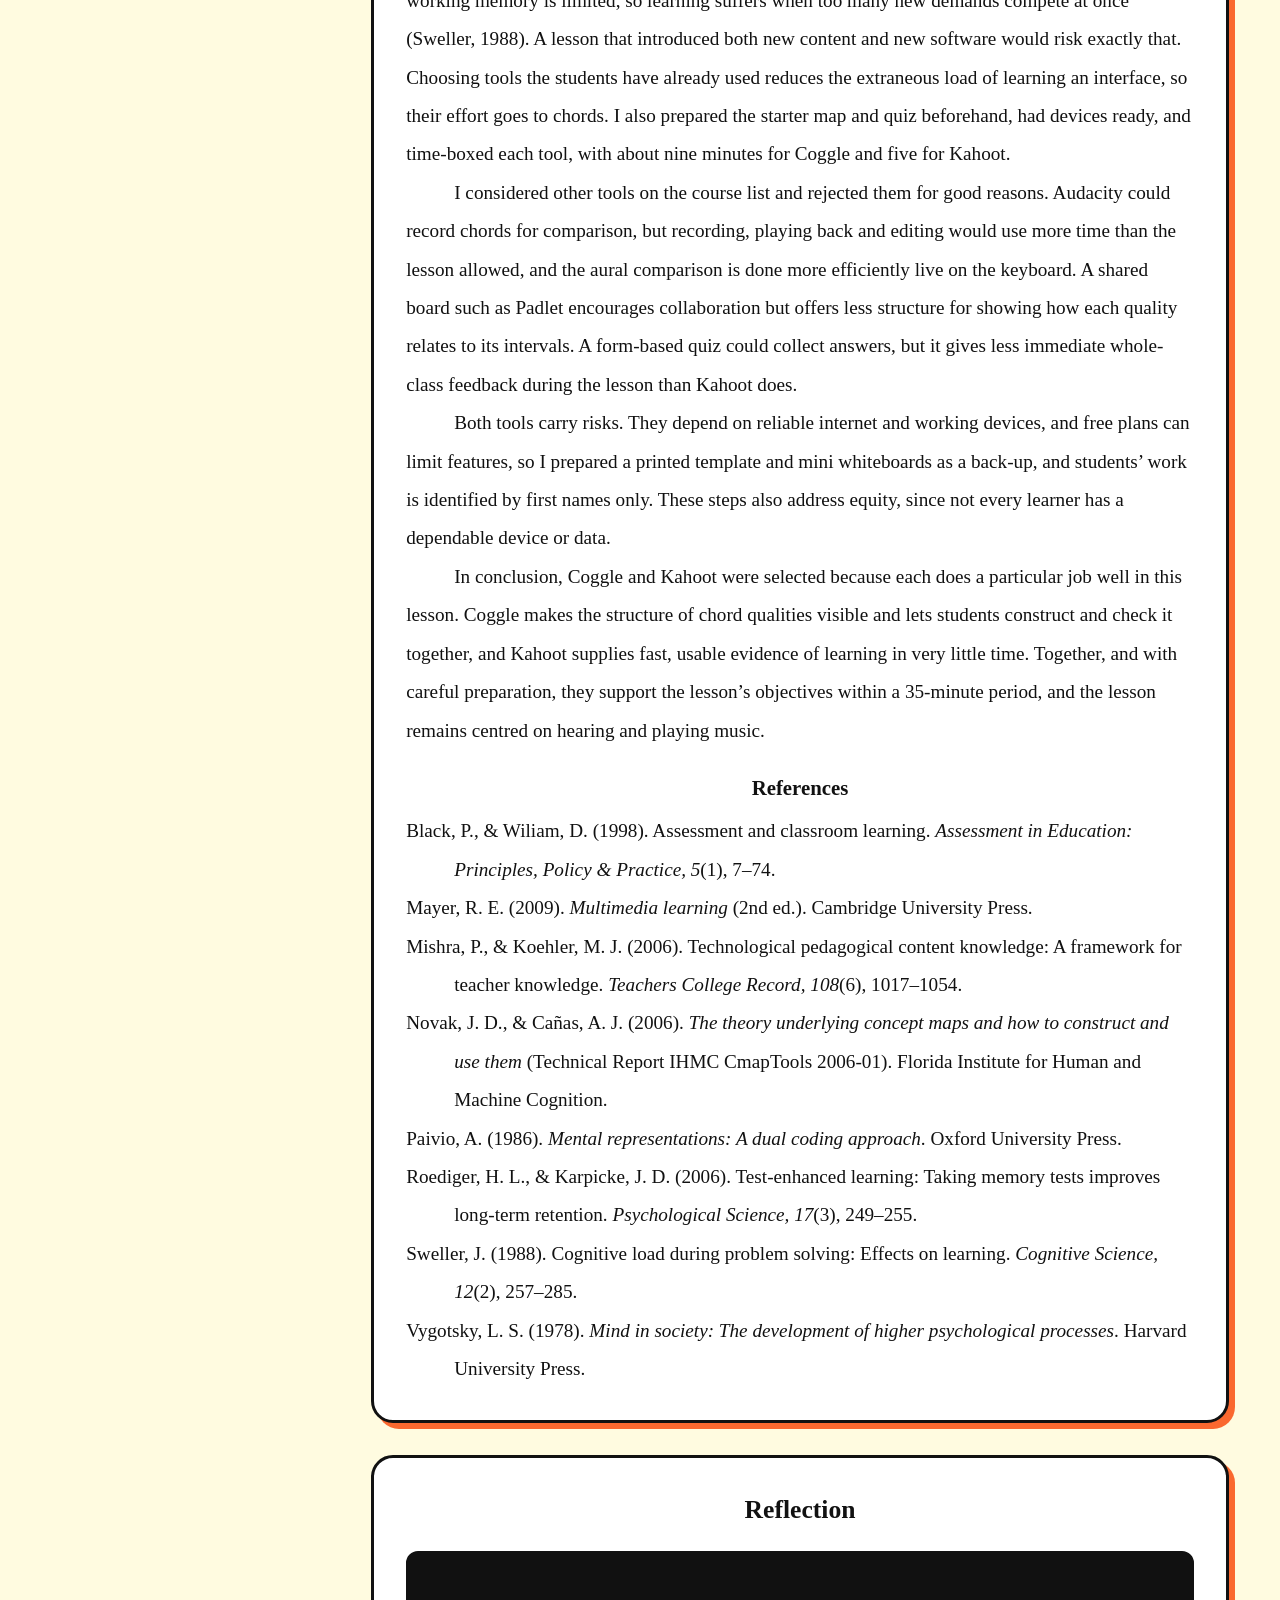
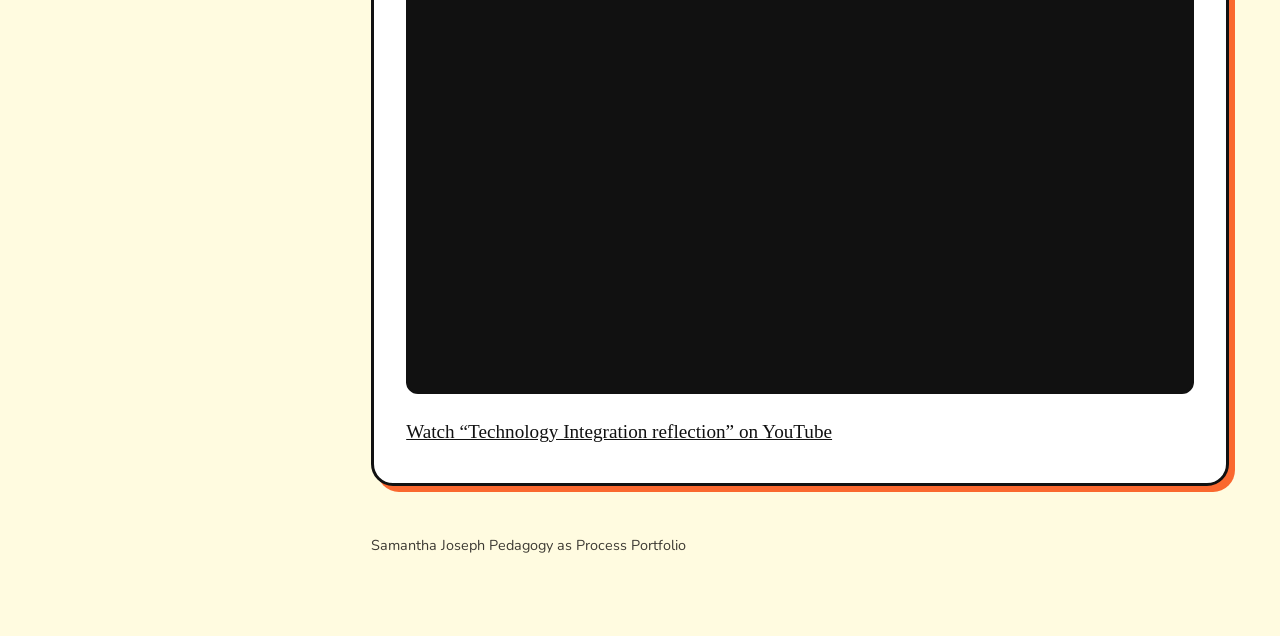
<file: section-c.html>
<!doctype html>
<html lang="en">
<head>
  <meta charset="utf-8">
  <meta name="viewport" content="width=device-width, initial-scale=1">
  <title>Section C - Technology Integration | Samantha Joseph Pedagogy as Process Portfolio</title>
  <link rel="preconnect" href="https://fonts.googleapis.com">
  <link rel="preconnect" href="https://fonts.gstatic.com" crossorigin>
  <link href="https://fonts.googleapis.com/css2?family=Nunito:wght@400;600;700&family=Rubik:wght@500;600;700;800&display=swap" rel="stylesheet">
  <link rel="stylesheet" href="assets/css/style.css">
</head>
<body>
  <a class="skip-link" href="#main">Skip to content</a>

  <header class="topbar">
    <a class="topbar-brand" href="index.html">Samantha Joseph Pedagogy as Process Portfolio</a>
    <button class="menu-button" type="button" aria-expanded="false" aria-controls="site-nav">Menu</button>
  </header>

  <div class="layout">
    <nav id="site-nav" class="sidebar" aria-label="Portfolio sections">
      <noscript><a href="index.html">Table of Contents</a></noscript>
    </nav>

    <main id="main">
      <header class="section-header">
        <h1>Section C - Technology Integration</h1>
        <img class="section-avatar" src="assets/images/avatar.png" width="595" height="682" alt="">
      </header>

      <section class="card apa" id="caption">
        <h2>Caption</h2>
        <p>This section highlights how technology supports teaching and learning by making thinking visible, feedback immediate and reflection purposeful. Coggle, used in the lesson, was significant because collaborative concept mapping clarified relationships between ideas and revealed students’ understanding as it developed, supporting visual and collaborative learners. Kahoot provided instant, individual evidence of learning, informing responsive teaching while motivating competitive learners. PowerPoint, used for the reflection, allowed me to communicate my analysis through visuals and voice together, deepening critical reflection. Integrating these tools reflects the evolving role of digital tools in meeting the diverse needs of 21st-century learners.</p>
        <span class="word-count">Word count: 96</span>
      </section>

      <section class="card apa" id="lesson-plan-with-technology-use">
        <h2>Lesson Plan with Technology Use and Supporting Resources</h2>
        <h3>Links to Unit and Lesson Plans</h3>
        <ul class="doc-links">
          <li><a href="assets/docs/section-c-unit-plan.pdf" target="_blank" rel="noopener">Unit Plan</a> <span class="doc-type">(PDF)</span></li>
          <li><a href="assets/docs/section-c-lesson-plan.pdf" target="_blank" rel="noopener">Lesson Plan</a> <span class="doc-type">(PDF)</span></li>
        </ul>

        <h3>Links to Lesson Media</h3>
        <ul class="doc-links">
          <li><a href="https://coggle.it/diagram/asL883FXuzgSJ5oF/t/triads-and-chord-qualities/o8E5FEFBsDS46h3n-akXv2qd5V6avBFg0RK_8w9X664" target="_blank" rel="noopener">Coggle Concept Map: Triads and Chord Qualities</a> <span class="doc-type">(Coggle)</span></li>
          <li><a href="https://create.kahoot.it/share/triads-and-chord-qualities/3ce09d2e-29f7-4ab4-98a1-65f29c1cfb8d" target="_blank" rel="noopener">Kahoot Quiz: Triads and Chord Qualities</a> <span class="doc-type">(Kahoot)</span></li>
        </ul>

        <h3>Evidence of Lesson</h3>
        <figure class="apa-figure">
          <figcaption><strong>Figure 1</strong><br><em>Coggle Starter Map</em></figcaption>
          <img src="assets/images/coggle-starter-map.png" width="1917" height="848" loading="lazy"
               alt="Screenshot of the Coggle starter map. The centre reads Triads and Chord Qualities. Branches: Major, M3 plus P5 (stack M3, then m3); Minor, m3 plus P5 (stack m3, then M3); Diminished, m3 plus D5 (stack m3, then m3); Augmented, M3 plus A5 (stack M3, then M3); Reference semitone count, M3 equals 4, m3 equals 3, P5 equals 7, D5 equals 6, A5 equals 8; and an empty Parking Lot branch.">
        </figure>
        <figure class="apa-figure">
          <figcaption><strong>Figure 2</strong><br><em>Completed Coggle Map</em></figcaption>
          <img src="assets/images/coggle-completed-map.png" width="1880" height="842" loading="lazy"
               alt="Screenshot of the completed Coggle map. Students added triads to each quality branch. Major: G B D, F A C, D F sharp A. Minor: G B flat D, F A flat C, D F A. Diminished: G B flat D flat, F A flat C flat, D F A flat. Augmented: G B D sharp, F A C sharp, D F sharp A sharp.">
        </figure>
        <figure class="apa-figure">
          <figcaption><strong>Figure 3</strong><br><em>Kahoot Game PIN Screen</em></figcaption>
          <img src="assets/images/kahoot-game-pin-screen.png" width="1917" height="857" loading="lazy"
               alt="Screenshot of the Kahoot lobby showing the game PIN and join instructions, with three students joined under the nicknames tungtungtungsah, Z. and Gab.">
        </figure>
        <figure class="apa-figure">
          <figcaption><strong>Figure 4</strong><br><em>Kahoot Podium Results</em></figcaption>
          <img src="assets/images/kahoot-podium-results.png" width="1900" height="856" loading="lazy"
               alt="Screenshot of the Kahoot podium for the quiz Triads and Chord Qualities. First place Z. with 4213 points, second place Gab with 3797, third place tungtungtungsah with 2104.">
        </figure>
        <figure class="apa-figure">
          <figcaption><strong>Figure 5</strong><br><em>Kahoot Report: Summary</em></figcaption>
          <img src="assets/images/kahoot-report-summary.png" width="1637" height="772" loading="lazy"
               alt="Screenshot of the Kahoot report summary for Triads and Chord Qualities, played October 21, 2026: 87 percent correct, 3 participants, 5 questions, 5 minutes; no difficult questions, no one needing help, everyone finished.">
        </figure>
        <figure class="apa-figure">
          <figcaption><strong>Figure 6</strong><br><em>Kahoot Report: Questions</em></figcaption>
          <img src="assets/images/kahoot-report-questions.png" width="1617" height="748" loading="lazy"
               alt="Screenshot of the Kahoot question report. Question 1, which triad has a major 3rd and a perfect 5th above the root: 100 percent correct. Question 2, which triad is built from two minor thirds stacked: 67 percent. Question 3, which notes make a G minor triad: 67 percent. Question 4, what quality is the triad C E G sharp: 100 percent. Question 5, to change a major triad into a minor triad, you: 100 percent.">
        </figure>
        <figure class="apa-figure">
          <figcaption><strong>Figure 7</strong><br><em>Kahoot Report: Participants</em></figcaption>
          <img src="assets/images/kahoot-report-participants.png" width="1611" height="600" loading="lazy"
               alt="Screenshot of the Kahoot participant report. Z. ranked 1st with 100 percent correct and 4213 points; Gab 2nd with 100 percent and 3797 points; tungtungtungsah 3rd with 60 percent and 2104 points.">
        </figure>
      </section>

      <section class="card apa" id="justification-of-tools">
        <h2>Justification of Tools</h2>
        <p>For my lesson using technology integration, I chose two digital tools, Coggle for collaborative concept mapping and Kahoot for digital assessment, in a single 35-minute lesson on chord qualities taught to three Form 4 CSEC Music students. I argue that each tool was chosen to meet a specific learning need in the lesson, not for novelty, and that together they fit the content, the teaching approach and the time available. This alignment of technology, pedagogy and content is the central idea of the technological pedagogical content knowledge (TPACK) framework (Mishra &amp; Koehler, 2006).</p>
        <p>The lesson objectives asked students to define a triad, to construct major, minor, diminished and augmented triads on the roots G, F and D, to explain how raising or lowering the third or fifth changes a triad’s quality, to play and identify the qualities by ear, and to collaborate respectfully. The students already understood intervals, interval qualities and the circle of fifths. The conceptual core of the lesson is relational: all four qualities share a root and differ only by a semitone or two in the third or fifth. Two needs followed from this. Students needed a way to see those relationships and to build them together, and I needed a quick and reliable way to check understanding in a period where only about five minutes could be spared for assessment.</p>
        <p>Coggle met the first need. A concept map represents knowledge as concepts joined by labelled relationships, and it supports meaningful learning because learners must connect new ideas to what they already know (Novak &amp; Cañas, 2006). My starter map placed “Triads and Chord Quality” at the centre, with four branches, one for each quality, each showing its interval structure, for example major as a major third plus a perfect fifth. Students could therefore link the new idea of chord quality directly to the interval knowledge they already had. The branching layout also puts the four qualities side by side, so that what stays the same (the root) and what changes (the third or the fifth) can be seen at a glance. Presenting words in a spatial layout, with colour used to mark the note that changes, draws on both verbal and visual channels, which dual coding theory and multimedia learning research suggest strengthens understanding (Mayer, 2009; Paivio, 1986).</p>
        <p>Coggle was also chosen because it supports collaboration in real time. From a social constructivist perspective, learners build understanding through interaction with others (Vygotsky, 1978). Each student was assigned a different root from neighbouring keys on the circle of fifths, then spelled the four triads on that root and checked a classmate’s branch by counting semitones. The pattern therefore repeated across keys, and the students acted as resources for one another. Because the map is shared, I could watch contributions appear and correct a misconception, such as a wrongly spelled diminished fifth, while the task was still under way. A paper worksheet could not offer live peer checking or immediate teacher monitoring in the same way. The tool does more than substitute for paper, because live co-editing and instant feedback change how the task works.</p>
        <p>Kahoot met the second need. Black and Wiliam (1998) reviewed a large body of evidence and concluded that frequent, informative feedback to teachers and students raises achievement, and a short quiz at the end of the lesson is a practical way to obtain it. Kahoot gives each student’s answer instantly and produces a report showing which questions were missed. My five questions were mapped to Objectives 1 to 3 through a table of specification, so the report shows which objective needs re-teaching, and any item missed by two or more students would begin the next lesson. The quiz also acts as retrieval practice: answering questions about material just learned improves later retention (Roediger &amp; Karpicke, 2006). Automatic marking saves time, and students joining with a game PIN on their own devices keeps the quiz within five minutes. The game format adds a low-stakes element of challenge, although with only three students I would frame it as a shared challenge and rely mainly on the data it produces.</p>
        <p>The short period made one more consideration important. Cognitive load theory holds that working memory is limited, so learning suffers when too many new demands compete at once (Sweller, 1988). A lesson that introduced both new content and new software would risk exactly that. Choosing tools the students have already used reduces the extraneous load of learning an interface, so their effort goes to chords. I also prepared the starter map and quiz beforehand, had devices ready, and time-boxed each tool, with about nine minutes for Coggle and five for Kahoot.</p>
        <p>I considered other tools on the course list and rejected them for good reasons. Audacity could record chords for comparison, but recording, playing back and editing would use more time than the lesson allowed, and the aural comparison is done more efficiently live on the keyboard. A shared board such as Padlet encourages collaboration but offers less structure for showing how each quality relates to its intervals. A form-based quiz could collect answers, but it gives less immediate whole-class feedback during the lesson than Kahoot does.</p>
        <p>Both tools carry risks. They depend on reliable internet and working devices, and free plans can limit features, so I prepared a printed template and mini whiteboards as a back-up, and students’ work is identified by first names only. These steps also address equity, since not every learner has a dependable device or data.</p>
        <p>In conclusion, Coggle and Kahoot were selected because each does a particular job well in this lesson. Coggle makes the structure of chord qualities visible and lets students construct and check it together, and Kahoot supplies fast, usable evidence of learning in very little time. Together, and with careful preparation, they support the lesson’s objectives within a 35-minute period, and the lesson remains centred on hearing and playing music.</p>

        <h3 class="center">References</h3>
        <div class="references">
          <p>Black, P., &amp; Wiliam, D. (1998). Assessment and classroom learning. <em>Assessment in Education: Principles, Policy &amp; Practice, 5</em>(1), 7–74.</p>
          <p>Mayer, R. E. (2009). <em>Multimedia learning</em> (2nd ed.). Cambridge University Press.</p>
          <p>Mishra, P., &amp; Koehler, M. J. (2006). Technological pedagogical content knowledge: A framework for teacher knowledge. <em>Teachers College Record, 108</em>(6), 1017–1054.</p>
          <p>Novak, J. D., &amp; Cañas, A. J. (2006). <em>The theory underlying concept maps and how to construct and use them</em> (Technical Report IHMC CmapTools 2006-01). Florida Institute for Human and Machine Cognition.</p>
          <p>Paivio, A. (1986). <em>Mental representations: A dual coding approach</em>. Oxford University Press.</p>
          <p>Roediger, H. L., &amp; Karpicke, J. D. (2006). Test-enhanced learning: Taking memory tests improves long-term retention. <em>Psychological Science, 17</em>(3), 249–255.</p>
          <p>Sweller, J. (1988). Cognitive load during problem solving: Effects on learning. <em>Cognitive Science, 12</em>(2), 257–285.</p>
          <p>Vygotsky, L. S. (1978). <em>Mind in society: The development of higher psychological processes</em>. Harvard University Press.</p>
        </div>
      </section>

      <section class="card apa" id="reflection">
        <h2>Reflection</h2>
        <iframe src="https://www.youtube-nocookie.com/embed/74t62SSt3qE" title="Technology Integration reflection, video by Samantha Joseph (YouTube video)" width="560" height="315" class="video-embed" loading="lazy" allow="accelerometer; clipboard-write; encrypted-media; gyroscope; picture-in-picture; web-share" referrerpolicy="strict-origin-when-cross-origin" allowfullscreen></iframe>
        <p class="no-indent"><a href="https://youtu.be/74t62SSt3qE" target="_blank" rel="noopener">Watch “Technology Integration reflection” on YouTube</a></p>
      </section>
      <footer class="site-footer">
        <p>Samantha Joseph Pedagogy as Process Portfolio</p>
      </footer>
    </main>
  </div>

  <div class="scrim" hidden></div>
  <script src="assets/js/nav.js"></script>
</body>
</html>
</file>
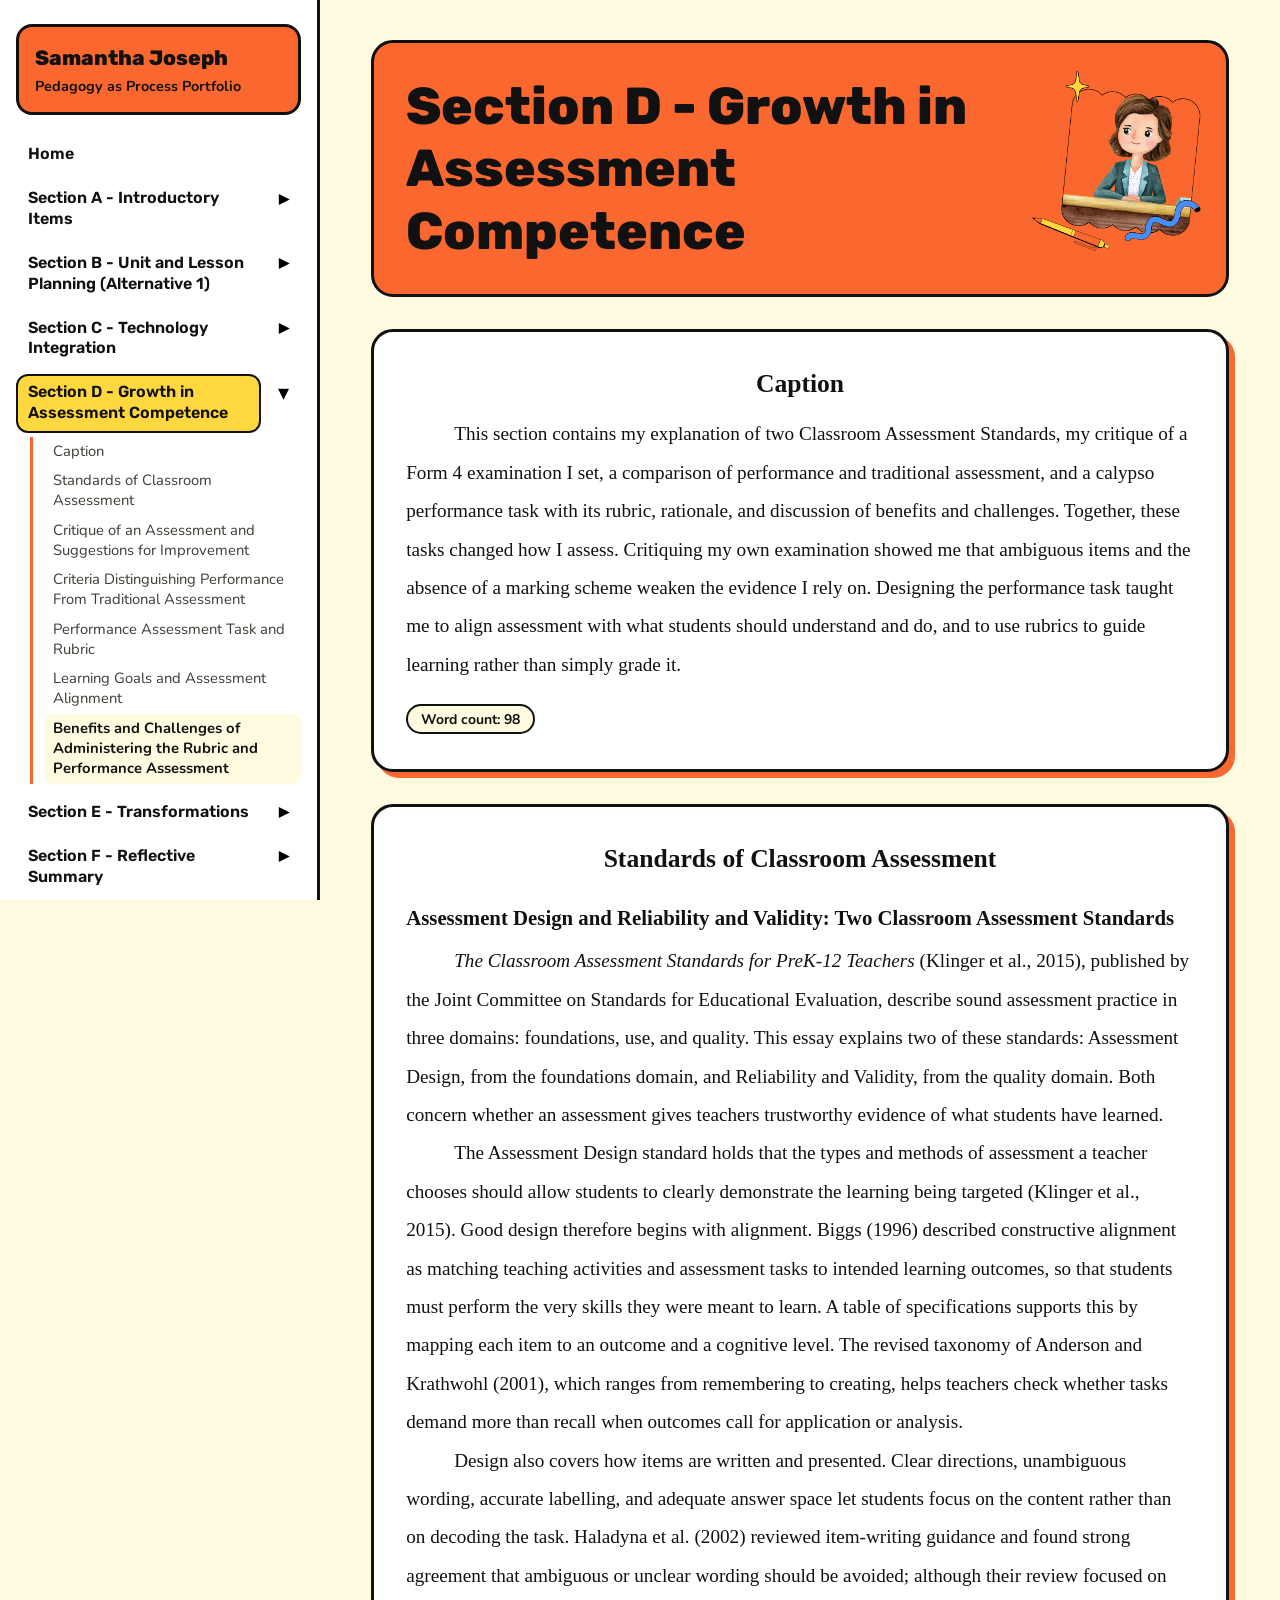
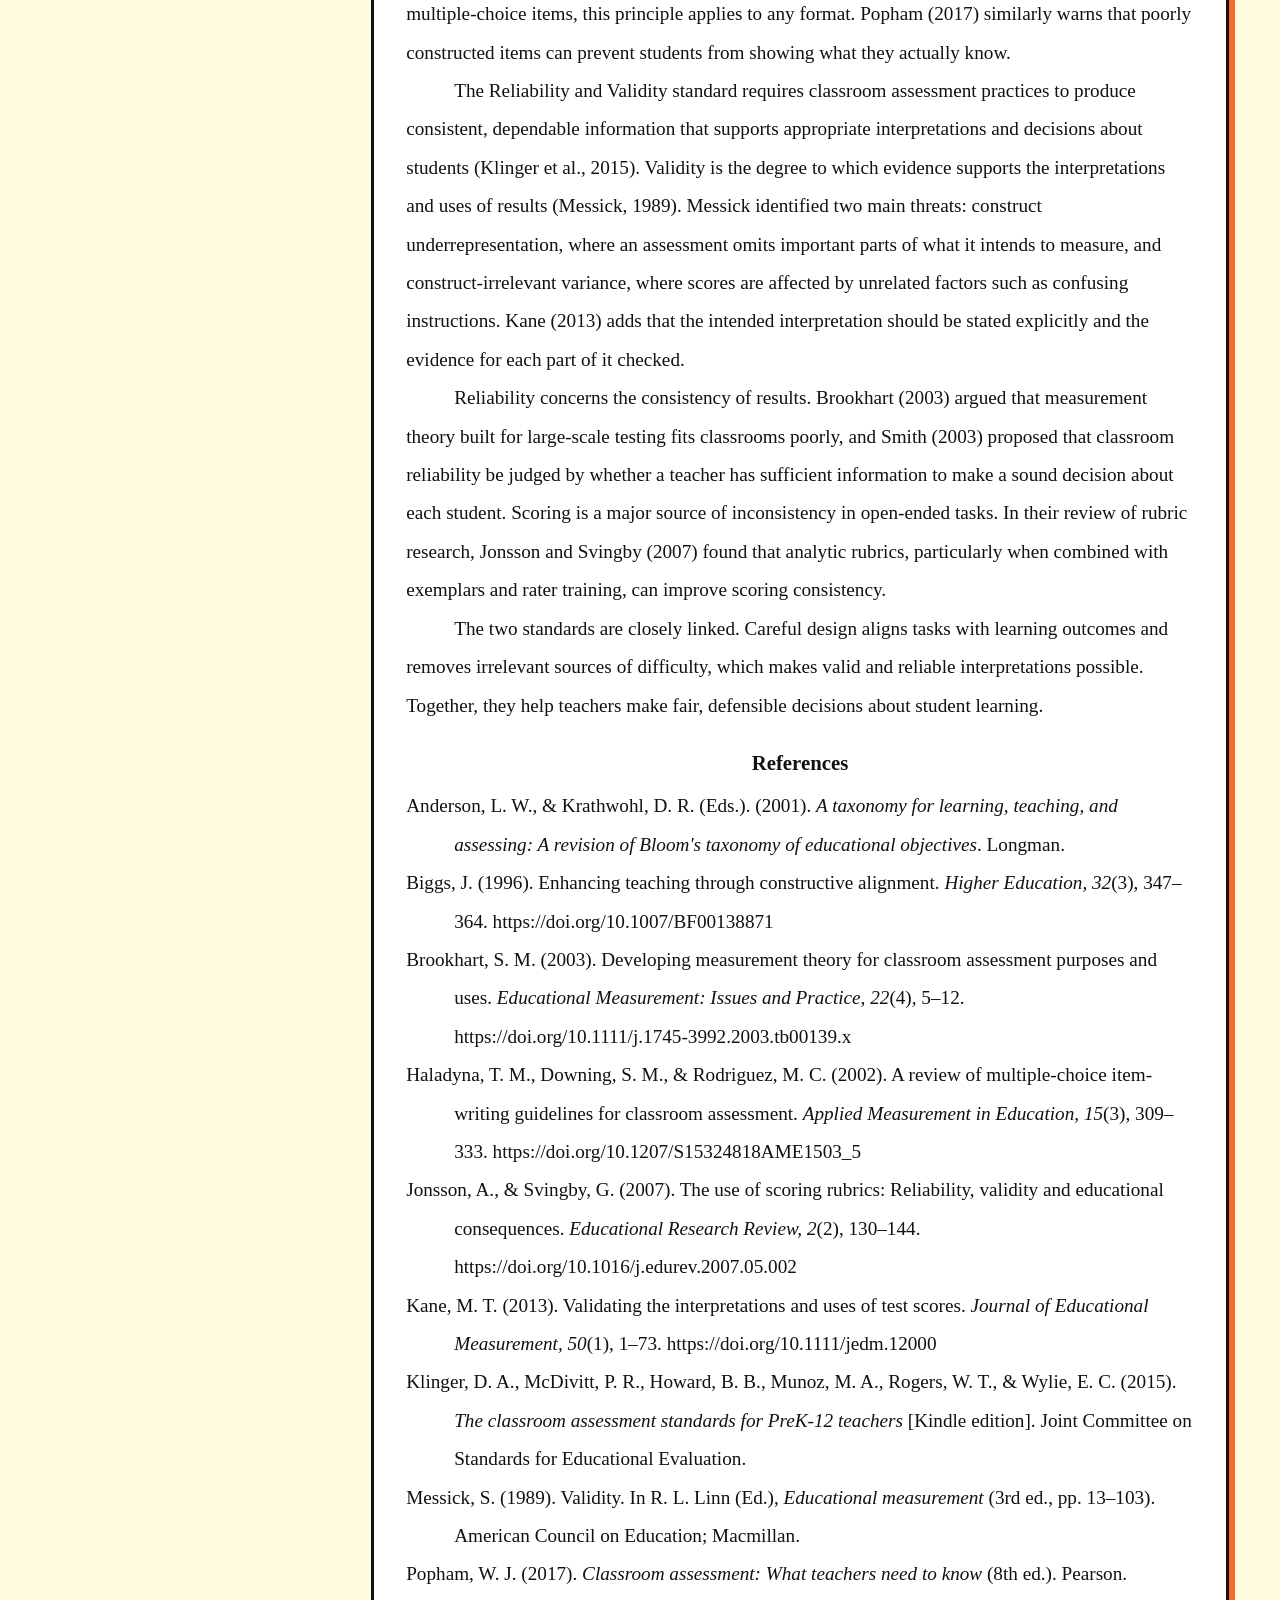
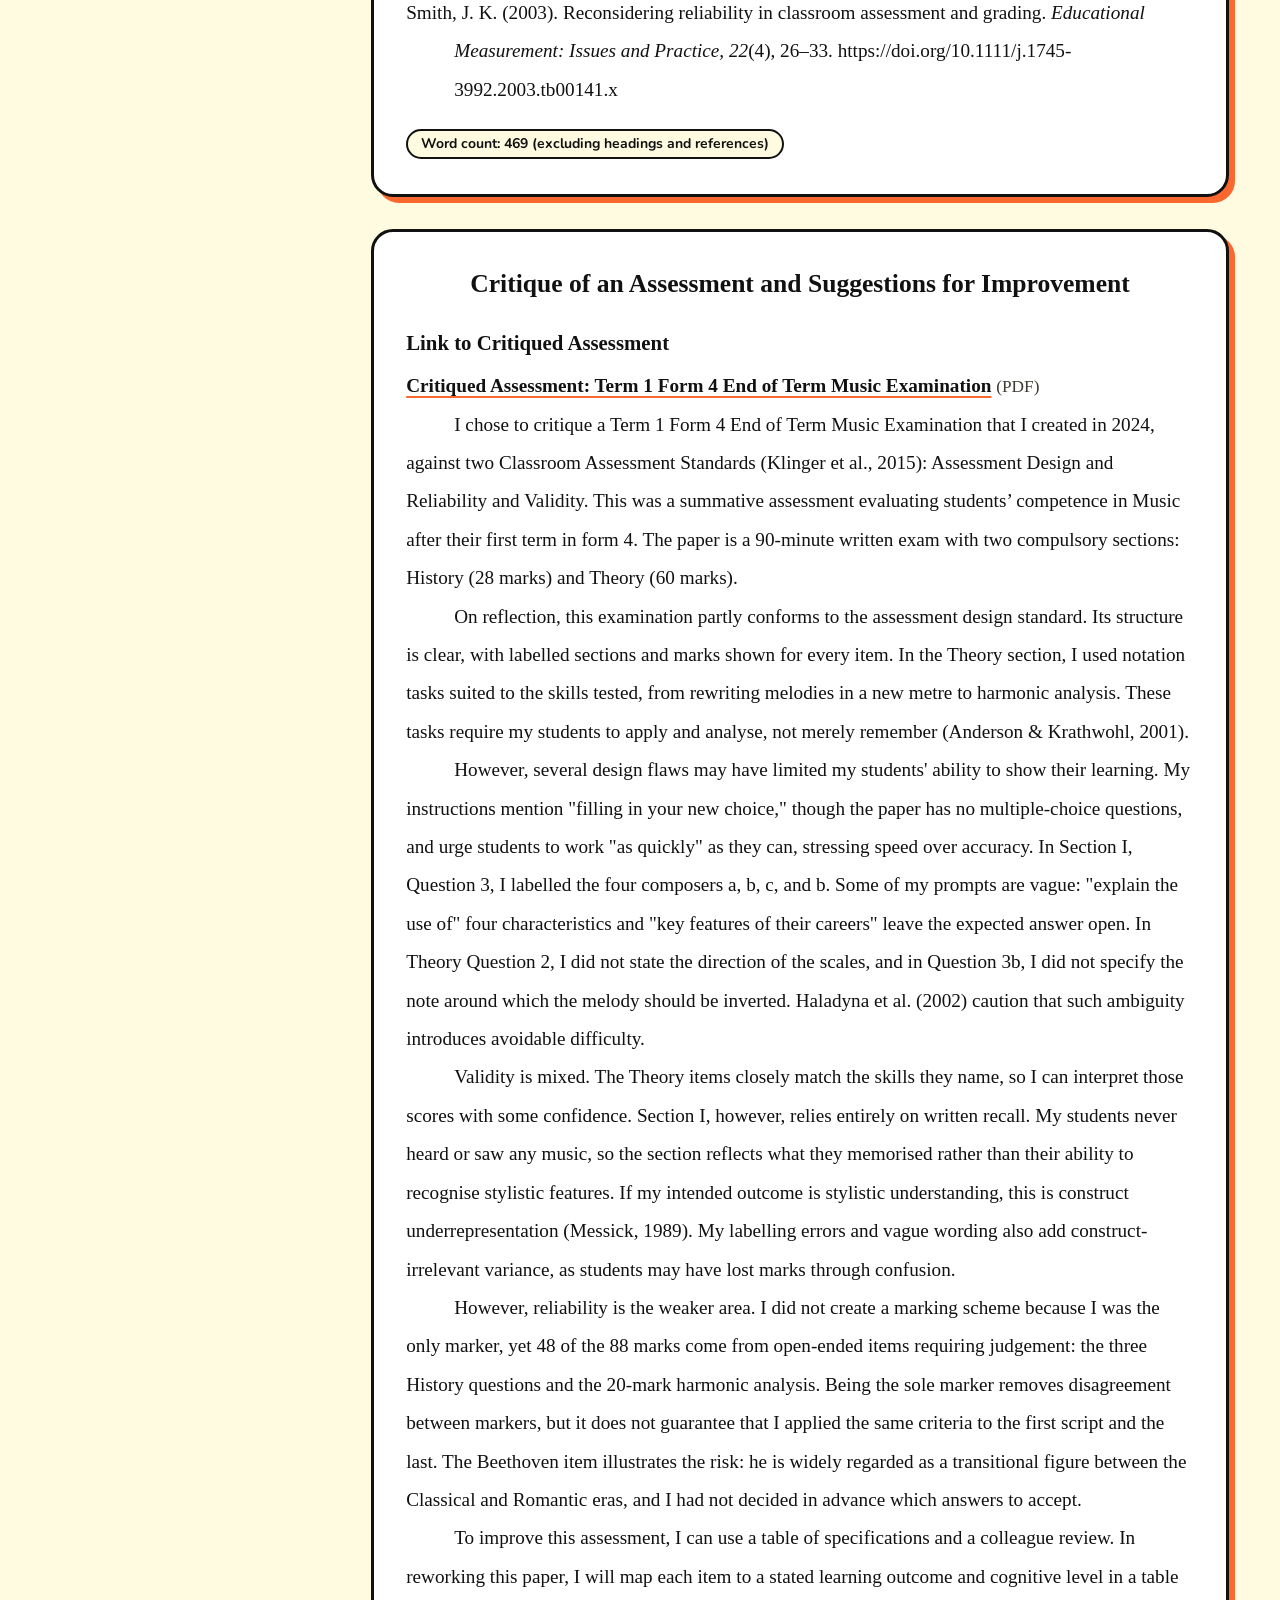
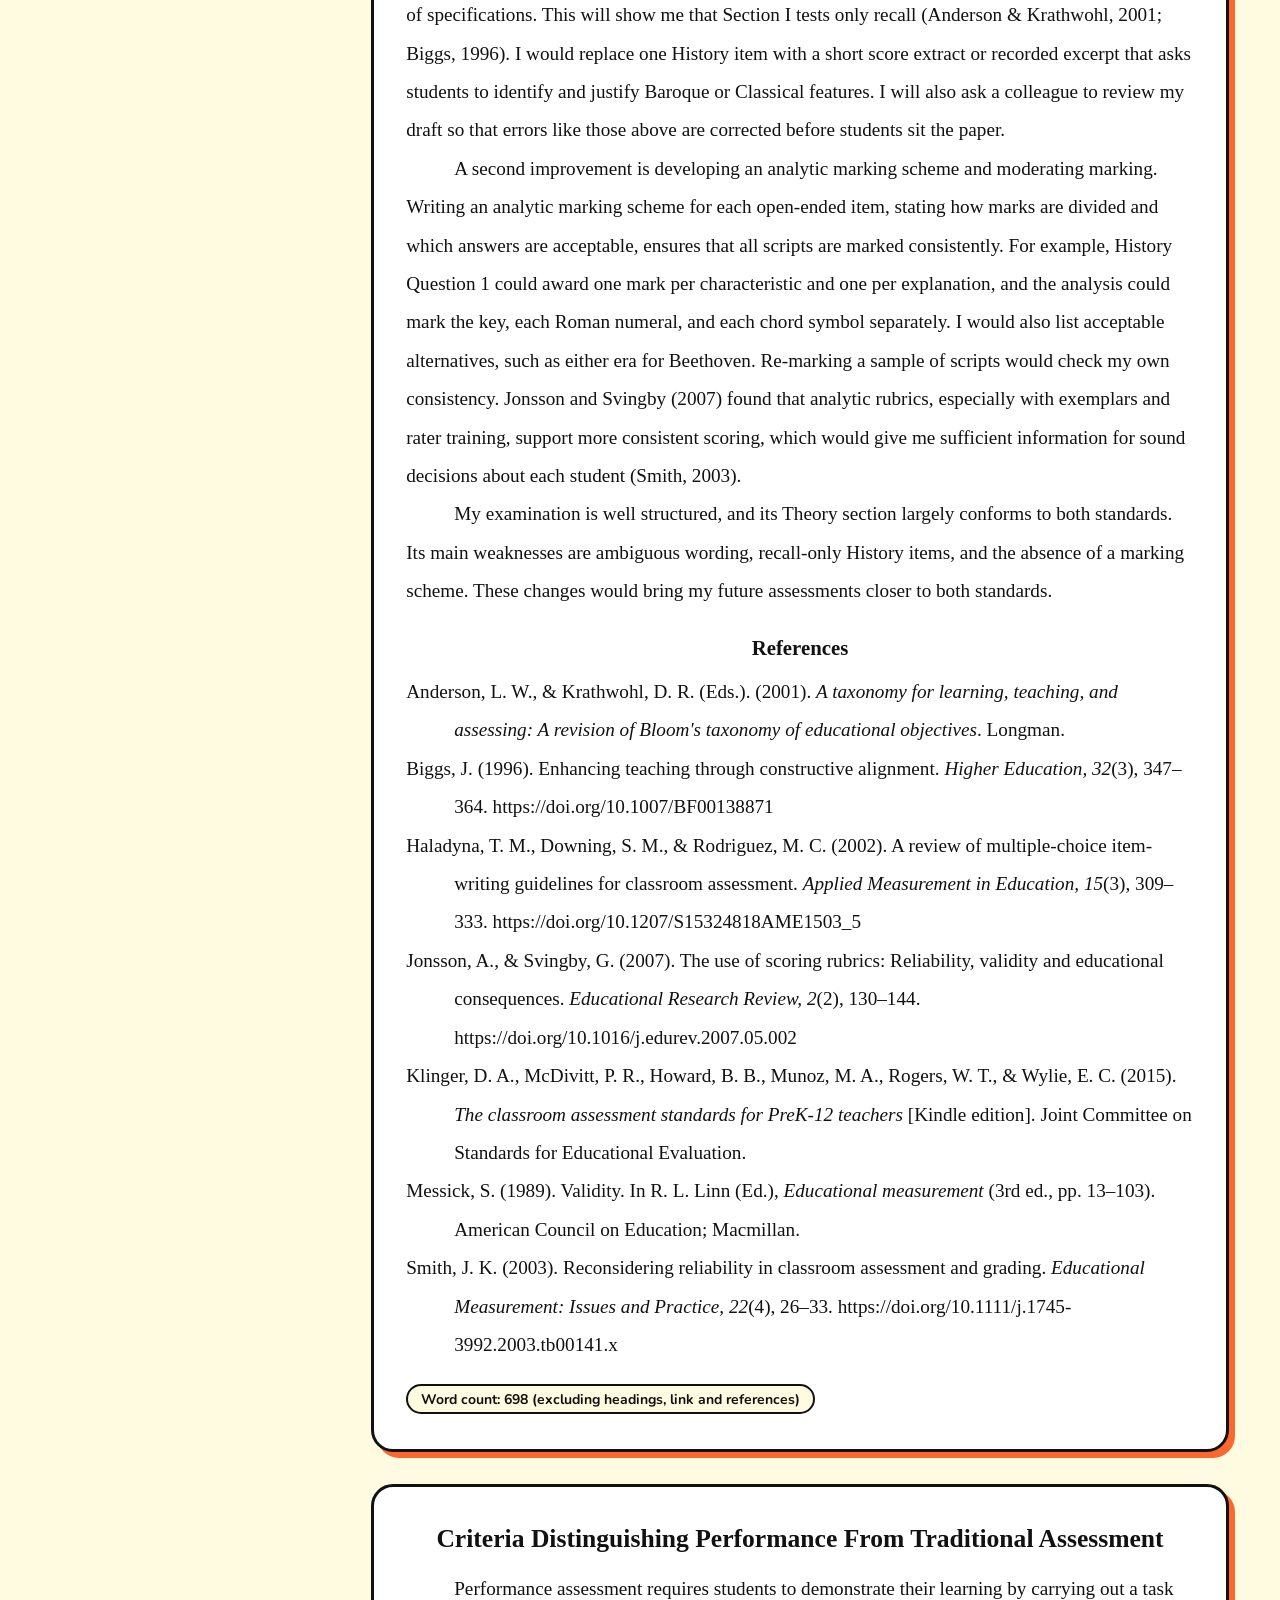
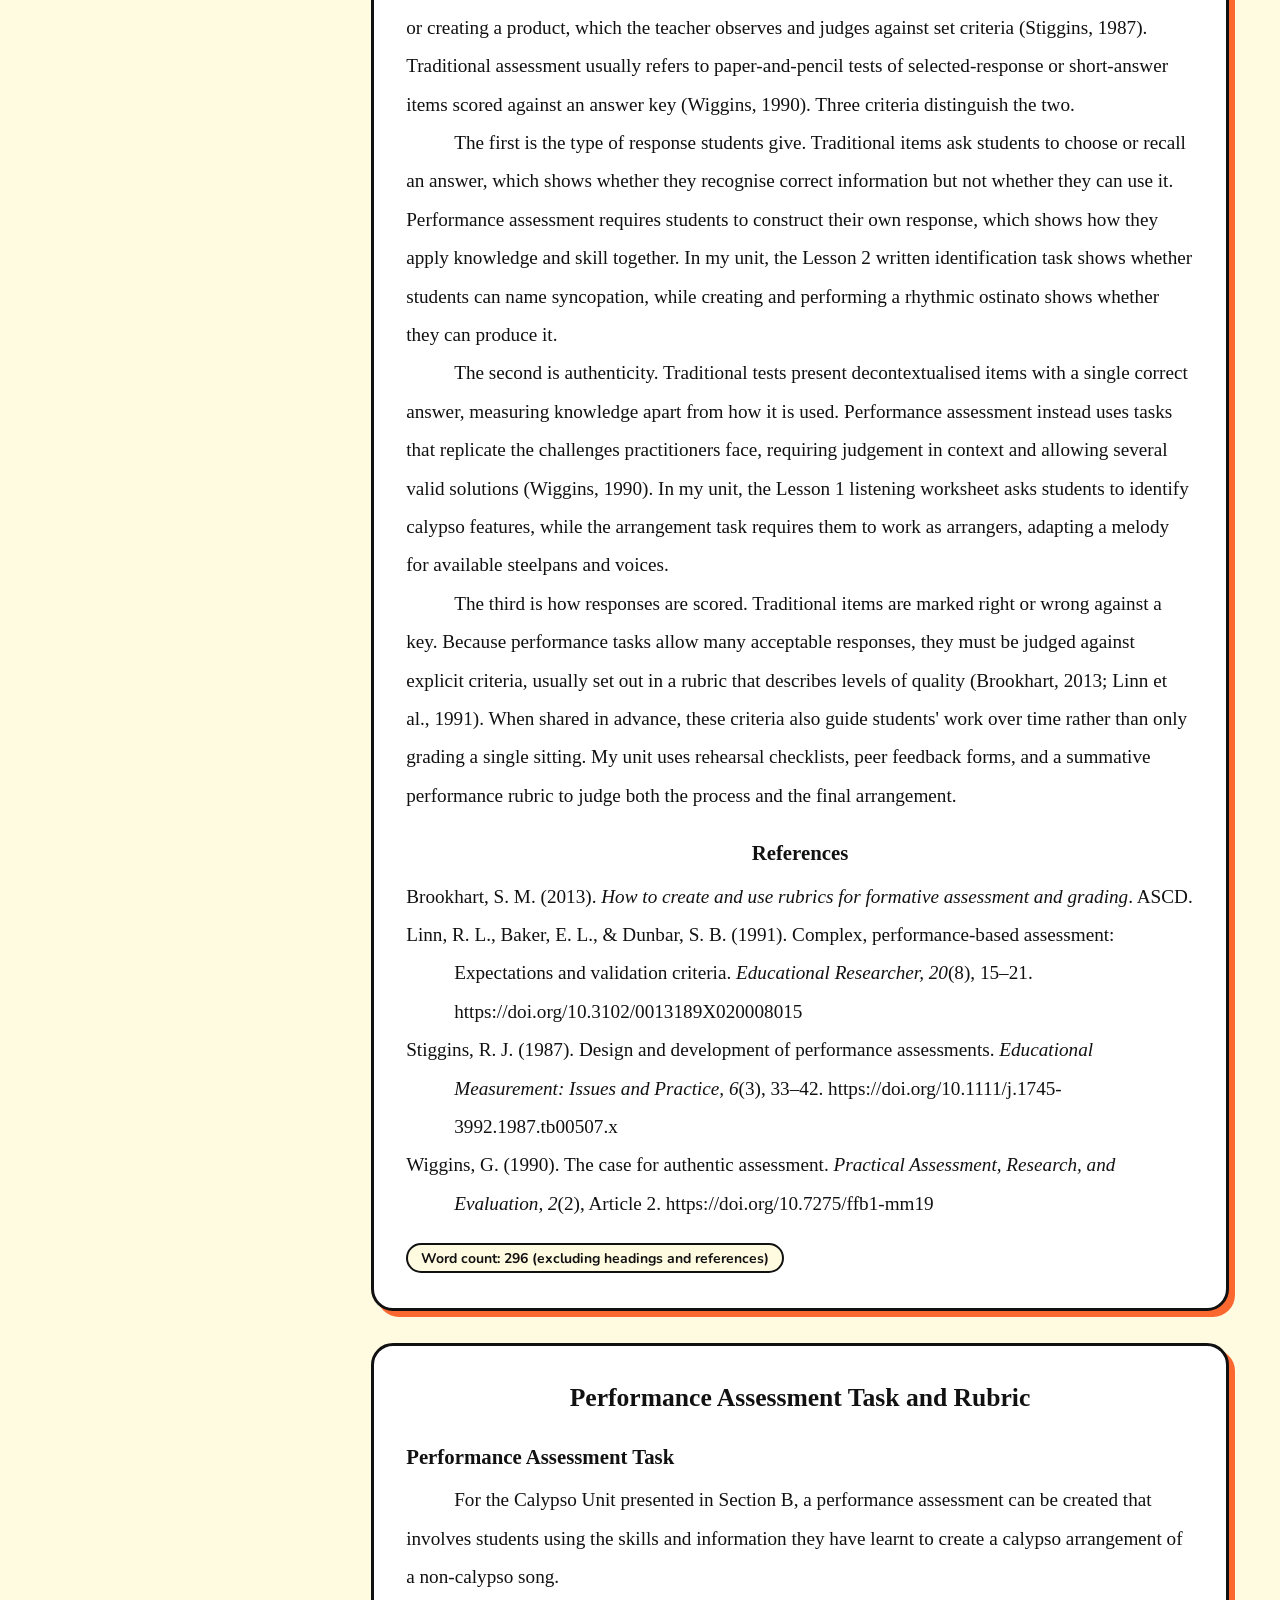
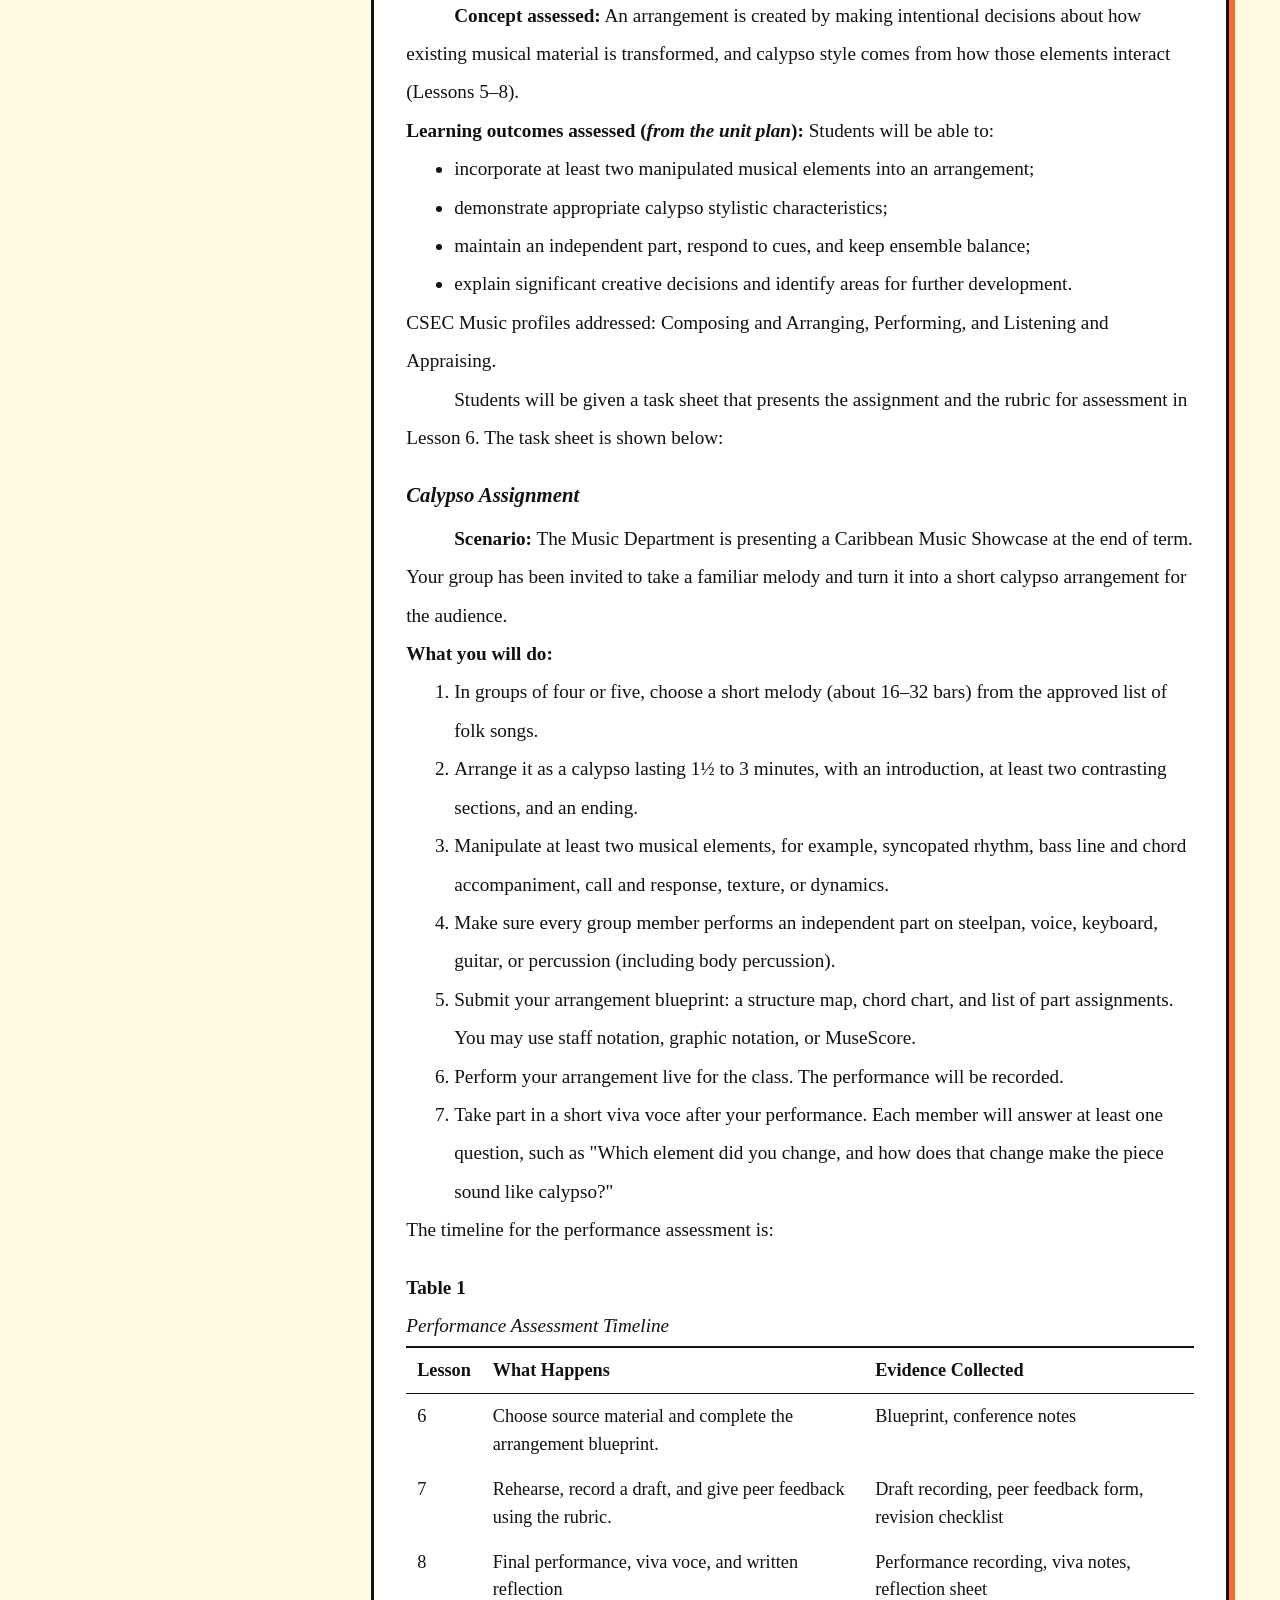
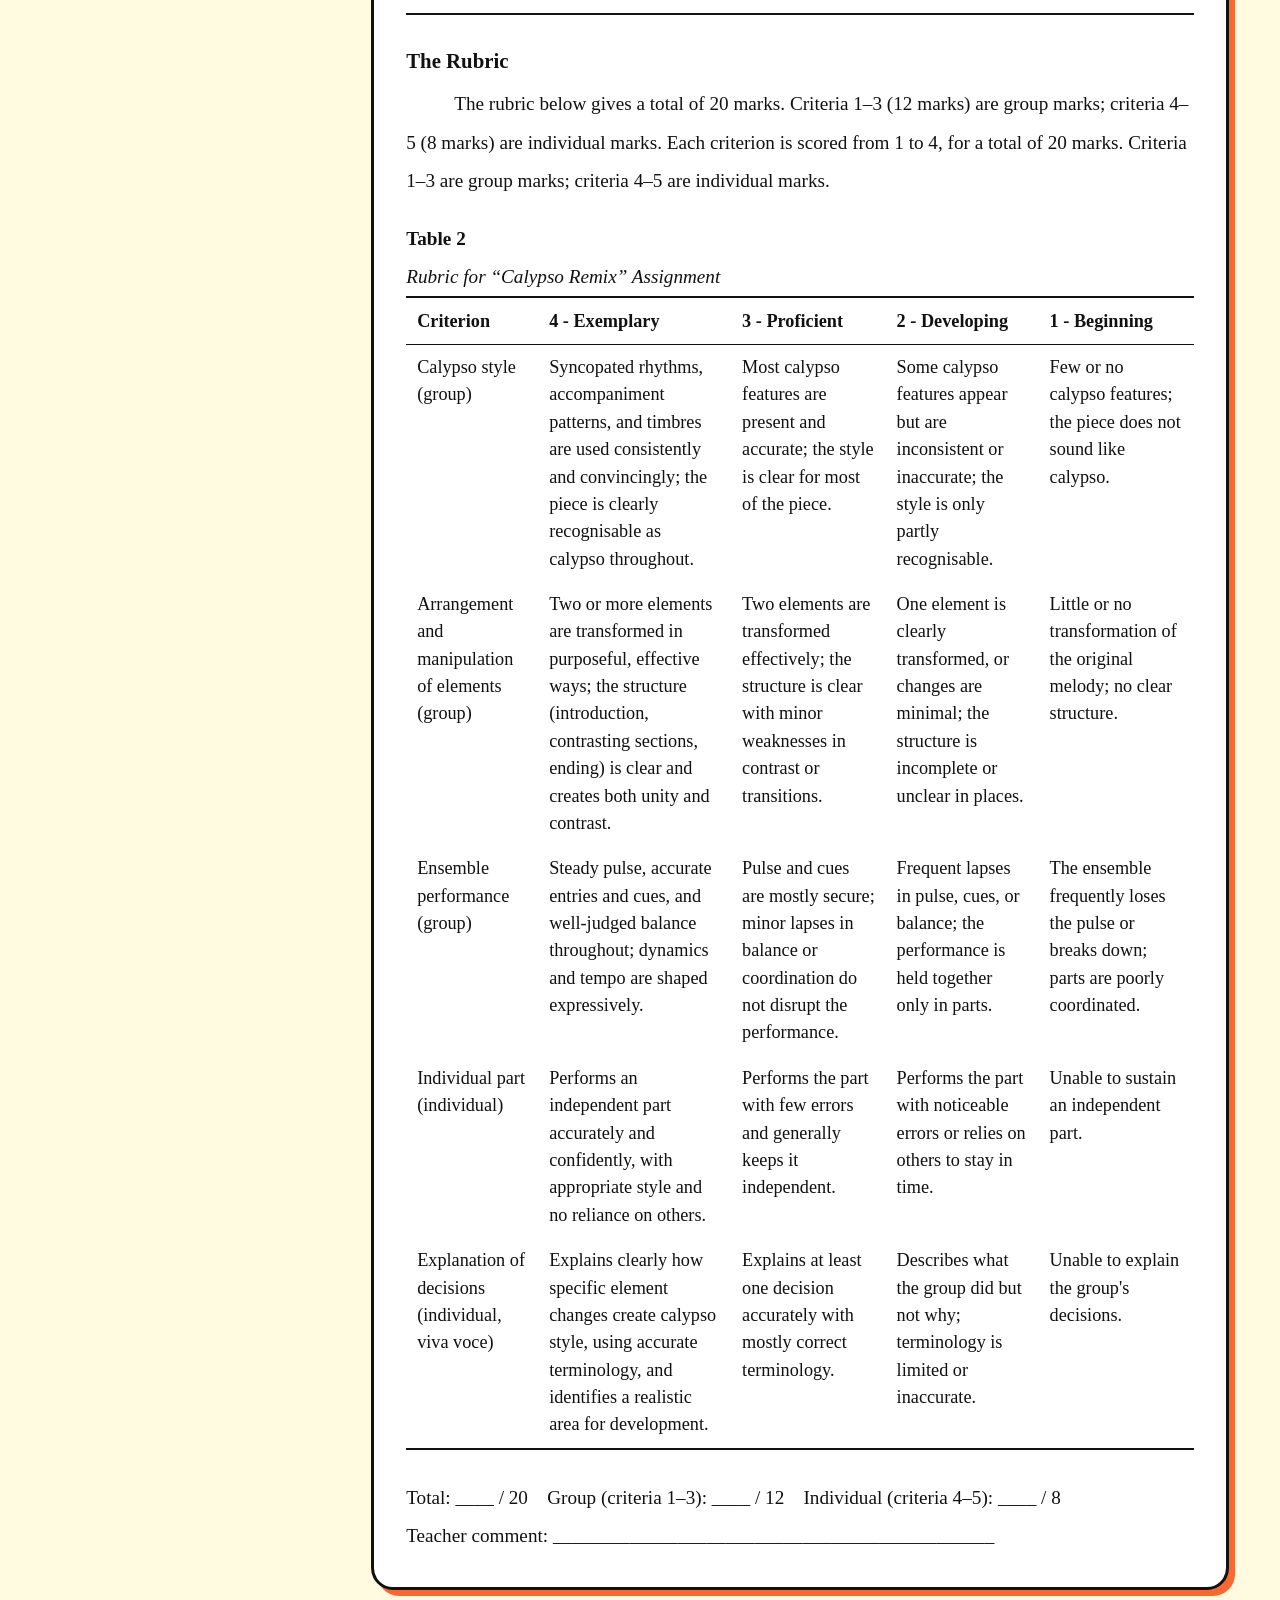
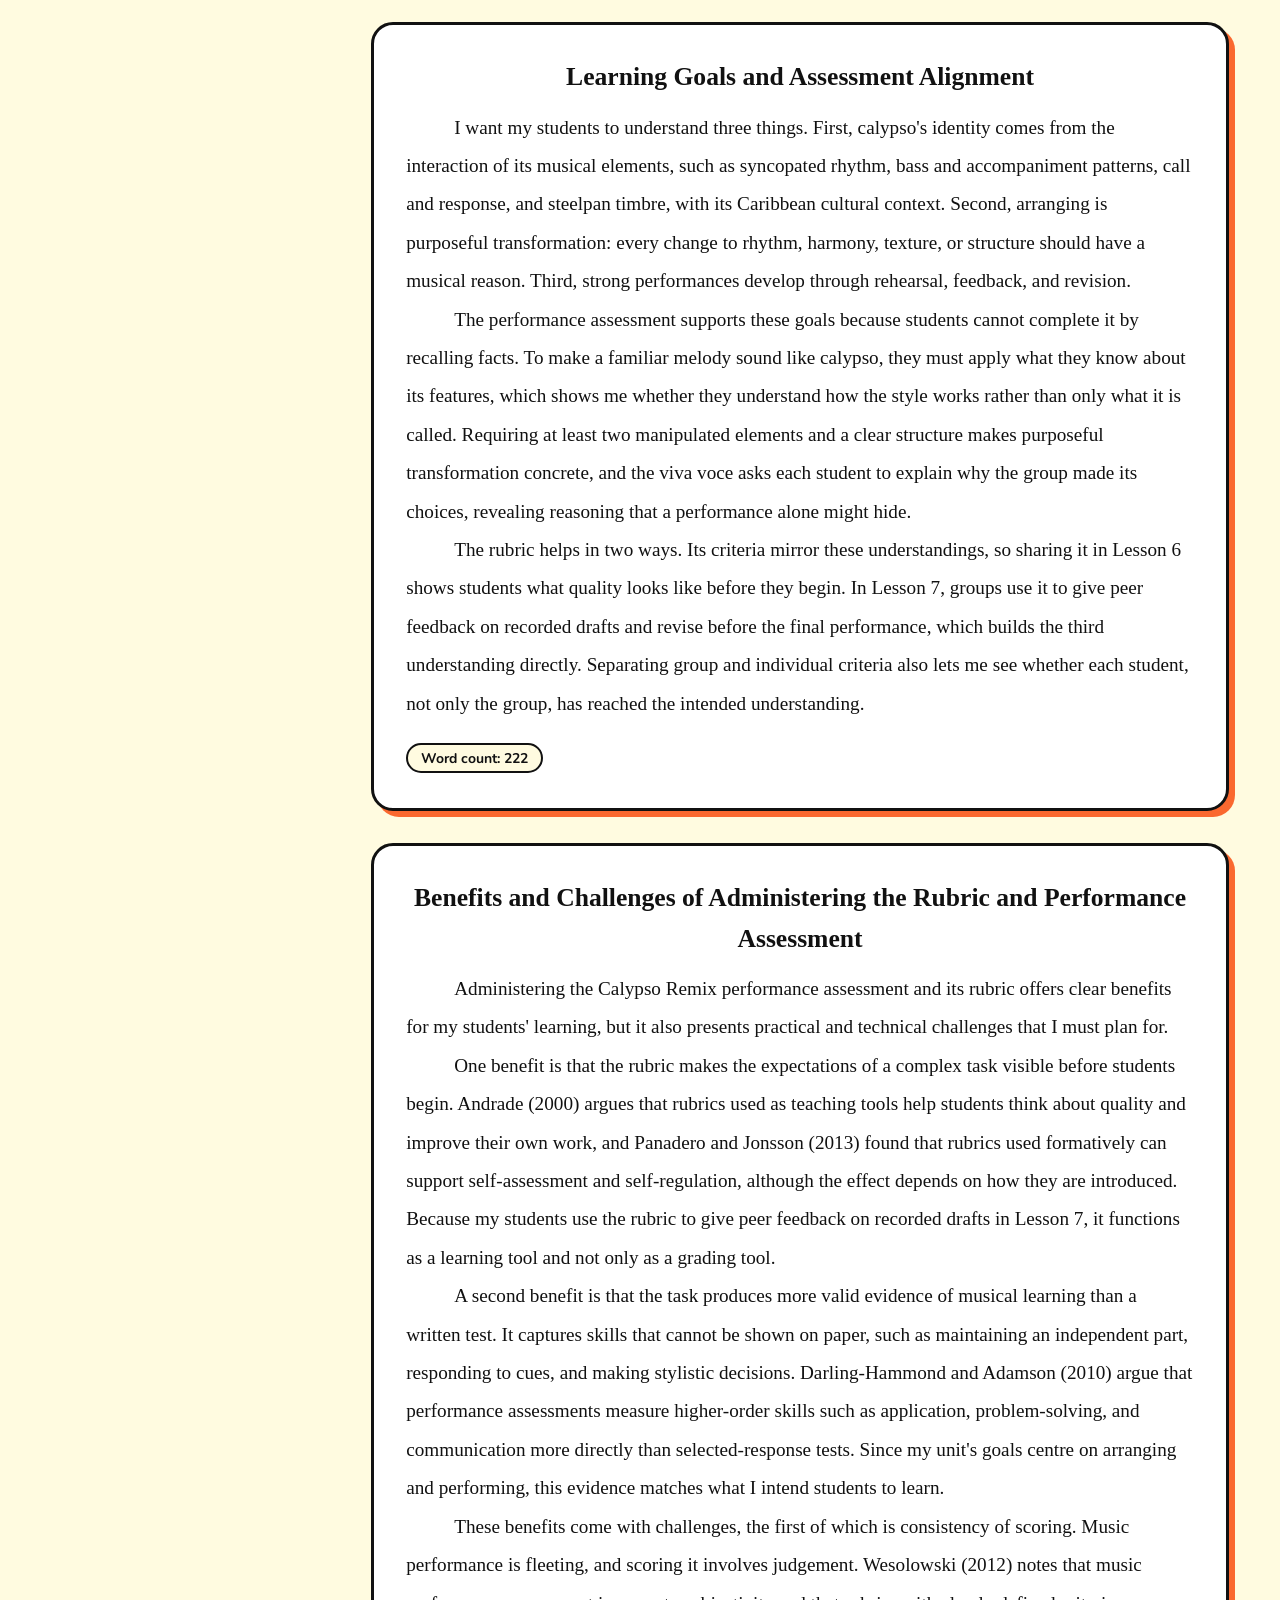
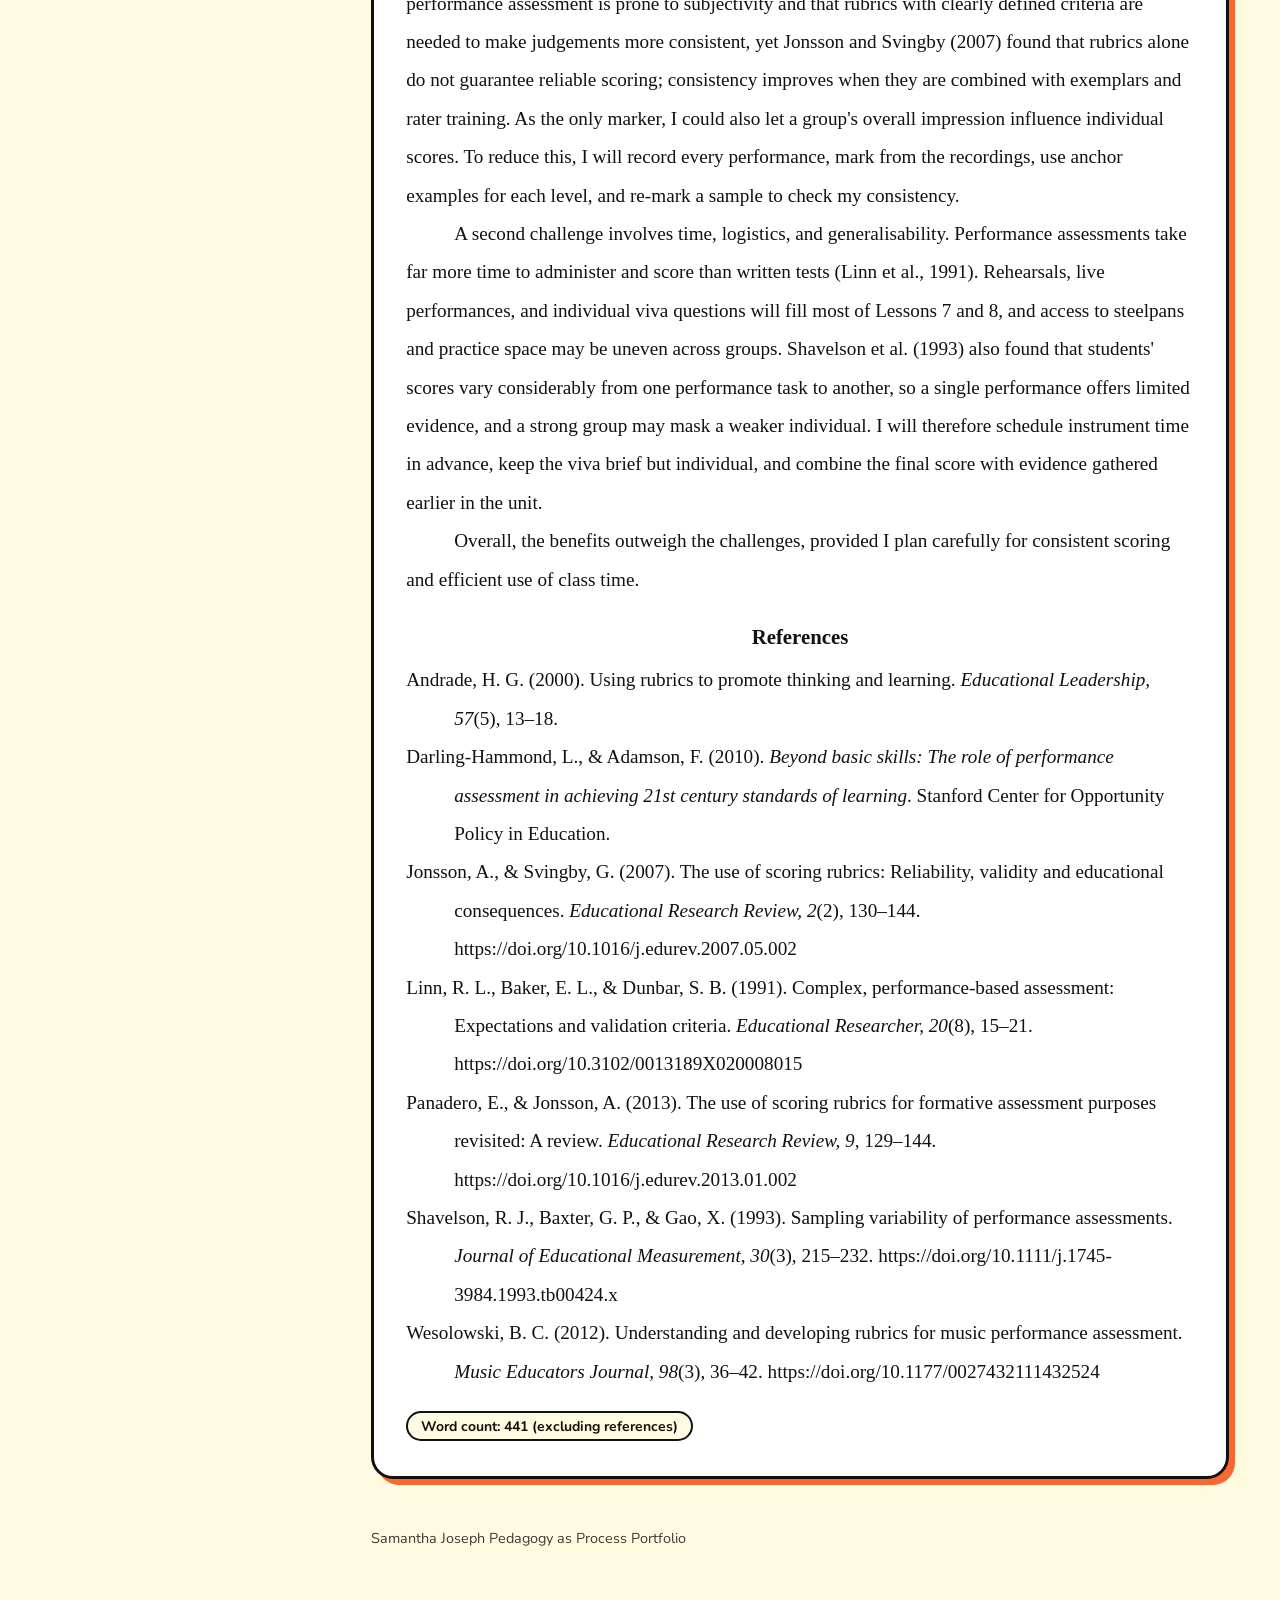
<file: section-d.html>
<!doctype html>
<html lang="en">
<head>
  <meta charset="utf-8">
  <meta name="viewport" content="width=device-width, initial-scale=1">
  <title>Section D - Growth in Assessment Competence | Samantha Joseph Pedagogy as Process Portfolio</title>
  <link rel="preconnect" href="https://fonts.googleapis.com">
  <link rel="preconnect" href="https://fonts.gstatic.com" crossorigin>
  <link href="https://fonts.googleapis.com/css2?family=Nunito:wght@400;600;700&family=Rubik:wght@500;600;700;800&display=swap" rel="stylesheet">
  <link rel="stylesheet" href="assets/css/style.css">
</head>
<body>
  <a class="skip-link" href="#main">Skip to content</a>

  <header class="topbar">
    <a class="topbar-brand" href="index.html">Samantha Joseph Pedagogy as Process Portfolio</a>
    <button class="menu-button" type="button" aria-expanded="false" aria-controls="site-nav">Menu</button>
  </header>

  <div class="layout">
    <nav id="site-nav" class="sidebar" aria-label="Portfolio sections">
      <noscript><a href="index.html">Table of Contents</a></noscript>
    </nav>

    <main id="main">
      <header class="section-header">
        <h1>Section D - Growth in Assessment Competence</h1>
        <img class="section-avatar" src="assets/images/avatar.png" width="595" height="682" alt="">
      </header>

      <section class="card apa" id="caption">
        <h2>Caption</h2>
        <p>This section contains my explanation of two Classroom Assessment Standards, my critique of a Form 4 examination I set, a comparison of performance and traditional assessment, and a calypso performance task with its rubric, rationale, and discussion of benefits and challenges. Together, these tasks changed how I assess. Critiquing my own examination showed me that ambiguous items and the absence of a marking scheme weaken the evidence I rely on. Designing the performance task taught me to align assessment with what students should understand and do, and to use rubrics to guide learning rather than simply grade it.</p>
        <span class="word-count">Word count: 98</span>
      </section>

      <section class="card apa" id="standards-of-classroom-assessment">
        <h2>Standards of Classroom Assessment</h2>
        <h3>Assessment Design and Reliability and Validity: Two Classroom Assessment Standards</h3>
        <p><em>The Classroom Assessment Standards for PreK-12 Teachers</em> (Klinger et al., 2015), published by the Joint Committee on Standards for Educational Evaluation, describe sound assessment practice in three domains: foundations, use, and quality. This essay explains two of these standards: Assessment Design, from the foundations domain, and Reliability and Validity, from the quality domain. Both concern whether an assessment gives teachers trustworthy evidence of what students have learned.</p>
        <p>The Assessment Design standard holds that the types and methods of assessment a teacher chooses should allow students to clearly demonstrate the learning being targeted (Klinger et al., 2015). Good design therefore begins with alignment. Biggs (1996) described constructive alignment as matching teaching activities and assessment tasks to intended learning outcomes, so that students must perform the very skills they were meant to learn. A table of specifications supports this by mapping each item to an outcome and a cognitive level. The revised taxonomy of Anderson and Krathwohl (2001), which ranges from remembering to creating, helps teachers check whether tasks demand more than recall when outcomes call for application or analysis.</p>
        <p>Design also covers how items are written and presented. Clear directions, unambiguous wording, accurate labelling, and adequate answer space let students focus on the content rather than on decoding the task. Haladyna et al. (2002) reviewed item-writing guidance and found strong agreement that ambiguous or unclear wording should be avoided; although their review focused on multiple-choice items, this principle applies to any format. Popham (2017) similarly warns that poorly constructed items can prevent students from showing what they actually know.</p>
        <p>The Reliability and Validity standard requires classroom assessment practices to produce consistent, dependable information that supports appropriate interpretations and decisions about students (Klinger et al., 2015). Validity is the degree to which evidence supports the interpretations and uses of results (Messick, 1989). Messick identified two main threats: construct underrepresentation, where an assessment omits important parts of what it intends to measure, and construct-irrelevant variance, where scores are affected by unrelated factors such as confusing instructions. Kane (2013) adds that the intended interpretation should be stated explicitly and the evidence for each part of it checked.</p>
        <p>Reliability concerns the consistency of results. Brookhart (2003) argued that measurement theory built for large-scale testing fits classrooms poorly, and Smith (2003) proposed that classroom reliability be judged by whether a teacher has sufficient information to make a sound decision about each student. Scoring is a major source of inconsistency in open-ended tasks. In their review of rubric research, Jonsson and Svingby (2007) found that analytic rubrics, particularly when combined with exemplars and rater training, can improve scoring consistency.</p>
        <p>The two standards are closely linked. Careful design aligns tasks with learning outcomes and removes irrelevant sources of difficulty, which makes valid and reliable interpretations possible. Together, they help teachers make fair, defensible decisions about student learning.</p>

        <h3 class="center">References</h3>
        <div class="references">
          <p>Anderson, L. W., &amp; Krathwohl, D. R. (Eds.). (2001). <em>A taxonomy for learning, teaching, and assessing: A revision of Bloom's taxonomy of educational objectives</em>. Longman.</p>
          <p>Biggs, J. (1996). Enhancing teaching through constructive alignment. <em>Higher Education, 32</em>(3), 347–364. https://doi.org/10.1007/BF00138871</p>
          <p>Brookhart, S. M. (2003). Developing measurement theory for classroom assessment purposes and uses. <em>Educational Measurement: Issues and Practice, 22</em>(4), 5–12. https://doi.org/10.1111/j.1745-3992.2003.tb00139.x</p>
          <p>Haladyna, T. M., Downing, S. M., &amp; Rodriguez, M. C. (2002). A review of multiple-choice item-writing guidelines for classroom assessment. <em>Applied Measurement in Education, 15</em>(3), 309–333. https://doi.org/10.1207/S15324818AME1503_5</p>
          <p>Jonsson, A., &amp; Svingby, G. (2007). The use of scoring rubrics: Reliability, validity and educational consequences. <em>Educational Research Review, 2</em>(2), 130–144. https://doi.org/10.1016/j.edurev.2007.05.002</p>
          <p>Kane, M. T. (2013). Validating the interpretations and uses of test scores. <em>Journal of Educational Measurement, 50</em>(1), 1–73. https://doi.org/10.1111/jedm.12000</p>
          <p>Klinger, D. A., McDivitt, P. R., Howard, B. B., Munoz, M. A., Rogers, W. T., &amp; Wylie, E. C. (2015). <em>The classroom assessment standards for PreK-12 teachers</em> [Kindle edition]. Joint Committee on Standards for Educational Evaluation.</p>
          <p>Messick, S. (1989). Validity. In R. L. Linn (Ed.), <em>Educational measurement</em> (3rd ed., pp. 13–103). American Council on Education; Macmillan.</p>
          <p>Popham, W. J. (2017). <em>Classroom assessment: What teachers need to know</em> (8th ed.). Pearson.</p>
          <p>Smith, J. K. (2003). Reconsidering reliability in classroom assessment and grading. <em>Educational Measurement: Issues and Practice, 22</em>(4), 26–33. https://doi.org/10.1111/j.1745-3992.2003.tb00141.x</p>
        </div>
        <span class="word-count">Word count: 469 (excluding headings and references)</span>
      </section>

      <section class="card apa" id="critique-of-an-assessment">
        <h2>Critique of an Assessment and Suggestions for Improvement</h2>
        <h3>Link to Critiqued Assessment</h3>
        <ul class="doc-links">
          <li><a href="assets/docs/section-d-critiqued-assessment.pdf" target="_blank" rel="noopener">Critiqued Assessment: Term 1 Form 4 End of Term Music Examination</a> <span class="doc-type">(PDF)</span></li>
        </ul>

        <p>I chose to critique a Term 1 Form 4 End of Term Music Examination that I created in 2024, against two Classroom Assessment Standards (Klinger et al., 2015): Assessment Design and Reliability and Validity. This was a summative assessment evaluating students’ competence in Music after their first term in form 4. The paper is a 90-minute written exam with two compulsory sections: History (28 marks) and Theory (60 marks).</p>
        <p>On reflection, this examination partly conforms to the assessment design standard. Its structure is clear, with labelled sections and marks shown for every item. In the Theory section, I used notation tasks suited to the skills tested, from rewriting melodies in a new metre to harmonic analysis. These tasks require my students to apply and analyse, not merely remember (Anderson &amp; Krathwohl, 2001).</p>
        <p>However, several design flaws may have limited my students' ability to show their learning. My instructions mention "filling in your new choice," though the paper has no multiple-choice questions, and urge students to work "as quickly" as they can, stressing speed over accuracy. In Section I, Question 3, I labelled the four composers a, b, c, and b. Some of my prompts are vague: "explain the use of" four characteristics and "key features of their careers" leave the expected answer open. In Theory Question 2, I did not state the direction of the scales, and in Question 3b, I did not specify the note around which the melody should be inverted. Haladyna et al. (2002) caution that such ambiguity introduces avoidable difficulty.</p>
        <p>Validity is mixed. The Theory items closely match the skills they name, so I can interpret those scores with some confidence. Section I, however, relies entirely on written recall. My students never heard or saw any music, so the section reflects what they memorised rather than their ability to recognise stylistic features. If my intended outcome is stylistic understanding, this is construct underrepresentation (Messick, 1989). My labelling errors and vague wording also add construct-irrelevant variance, as students may have lost marks through confusion.</p>
        <p>However, reliability is the weaker area. I did not create a marking scheme because I was the only marker, yet 48 of the 88 marks come from open-ended items requiring judgement: the three History questions and the 20-mark harmonic analysis. Being the sole marker removes disagreement between markers, but it does not guarantee that I applied the same criteria to the first script and the last. The Beethoven item illustrates the risk: he is widely regarded as a transitional figure between the Classical and Romantic eras, and I had not decided in advance which answers to accept.</p>
        <p>To improve this assessment, I can use a table of specifications and a colleague review. In reworking this paper, I will map each item to a stated learning outcome and cognitive level in a table of specifications. This will show me that Section I tests only recall (Anderson &amp; Krathwohl, 2001; Biggs, 1996). I would replace one History item with a short score extract or recorded excerpt that asks students to identify and justify Baroque or Classical features. I will also ask a colleague to review my draft so that errors like those above are corrected before students sit the paper.</p>
        <p>A second improvement is developing an analytic marking scheme and moderating marking. Writing an analytic marking scheme for each open-ended item, stating how marks are divided and which answers are acceptable, ensures that all scripts are marked consistently. For example, History Question 1 could award one mark per characteristic and one per explanation, and the analysis could mark the key, each Roman numeral, and each chord symbol separately. I would also list acceptable alternatives, such as either era for Beethoven. Re-marking a sample of scripts would check my own consistency. Jonsson and Svingby (2007) found that analytic rubrics, especially with exemplars and rater training, support more consistent scoring, which would give me sufficient information for sound decisions about each student (Smith, 2003).</p>
        <p>My examination is well structured, and its Theory section largely conforms to both standards. Its main weaknesses are ambiguous wording, recall-only History items, and the absence of a marking scheme. These changes would bring my future assessments closer to both standards.</p>

        <h3 class="center">References</h3>
        <div class="references">
          <p>Anderson, L. W., &amp; Krathwohl, D. R. (Eds.). (2001). <em>A taxonomy for learning, teaching, and assessing: A revision of Bloom's taxonomy of educational objectives</em>. Longman.</p>
          <p>Biggs, J. (1996). Enhancing teaching through constructive alignment. <em>Higher Education, 32</em>(3), 347–364. https://doi.org/10.1007/BF00138871</p>
          <p>Haladyna, T. M., Downing, S. M., &amp; Rodriguez, M. C. (2002). A review of multiple-choice item-writing guidelines for classroom assessment. <em>Applied Measurement in Education, 15</em>(3), 309–333. https://doi.org/10.1207/S15324818AME1503_5</p>
          <p>Jonsson, A., &amp; Svingby, G. (2007). The use of scoring rubrics: Reliability, validity and educational consequences. <em>Educational Research Review, 2</em>(2), 130–144. https://doi.org/10.1016/j.edurev.2007.05.002</p>
          <p>Klinger, D. A., McDivitt, P. R., Howard, B. B., Munoz, M. A., Rogers, W. T., &amp; Wylie, E. C. (2015). <em>The classroom assessment standards for PreK-12 teachers</em> [Kindle edition]. Joint Committee on Standards for Educational Evaluation.</p>
          <p>Messick, S. (1989). Validity. In R. L. Linn (Ed.), <em>Educational measurement</em> (3rd ed., pp. 13–103). American Council on Education; Macmillan.</p>
          <p>Smith, J. K. (2003). Reconsidering reliability in classroom assessment and grading. <em>Educational Measurement: Issues and Practice, 22</em>(4), 26–33. https://doi.org/10.1111/j.1745-3992.2003.tb00141.x</p>
        </div>
        <span class="word-count">Word count: 698 (excluding headings, link and references)</span>
      </section>

      <section class="card apa" id="performance-vs-traditional-assessment">
        <h2>Criteria Distinguishing Performance From Traditional Assessment</h2>
        <p>Performance assessment requires students to demonstrate their learning by carrying out a task or creating a product, which the teacher observes and judges against set criteria (Stiggins, 1987). Traditional assessment usually refers to paper-and-pencil tests of selected-response or short-answer items scored against an answer key (Wiggins, 1990). Three criteria distinguish the two.</p>
        <p>The first is the type of response students give. Traditional items ask students to choose or recall an answer, which shows whether they recognise correct information but not whether they can use it. Performance assessment requires students to construct their own response, which shows how they apply knowledge and skill together. In my unit, the Lesson 2 written identification task shows whether students can name syncopation, while creating and performing a rhythmic ostinato shows whether they can produce it.</p>
        <p>The second is authenticity. Traditional tests present decontextualised items with a single correct answer, measuring knowledge apart from how it is used. Performance assessment instead uses tasks that replicate the challenges practitioners face, requiring judgement in context and allowing several valid solutions (Wiggins, 1990). In my unit, the Lesson 1 listening worksheet asks students to identify calypso features, while the arrangement task requires them to work as arrangers, adapting a melody for available steelpans and voices.</p>
        <p>The third is how responses are scored. Traditional items are marked right or wrong against a key. Because performance tasks allow many acceptable responses, they must be judged against explicit criteria, usually set out in a rubric that describes levels of quality (Brookhart, 2013; Linn et al., 1991). When shared in advance, these criteria also guide students' work over time rather than only grading a single sitting. My unit uses rehearsal checklists, peer feedback forms, and a summative performance rubric to judge both the process and the final arrangement.</p>

        <h3 class="center">References</h3>
        <div class="references">
          <p>Brookhart, S. M. (2013). <em>How to create and use rubrics for formative assessment and grading</em>. ASCD.</p>
          <p>Linn, R. L., Baker, E. L., &amp; Dunbar, S. B. (1991). Complex, performance-based assessment: Expectations and validation criteria. <em>Educational Researcher, 20</em>(8), 15–21. https://doi.org/10.3102/0013189X020008015</p>
          <p>Stiggins, R. J. (1987). Design and development of performance assessments. <em>Educational Measurement: Issues and Practice, 6</em>(3), 33–42. https://doi.org/10.1111/j.1745-3992.1987.tb00507.x</p>
          <p>Wiggins, G. (1990). The case for authentic assessment. <em>Practical Assessment, Research, and Evaluation, 2</em>(2), Article 2. https://doi.org/10.7275/ffb1-mm19</p>
        </div>
        <span class="word-count">Word count: 296 (excluding headings and references)</span>
      </section>

      <section class="card apa" id="performance-assessment-task-and-rubric">
        <h2>Performance Assessment Task and Rubric</h2>
        <h3>Performance Assessment Task</h3>
        <p>For the Calypso Unit presented in Section B, a performance assessment can be created that involves students using the skills and information they have learnt to create a calypso arrangement of a non-calypso song.</p>
        <p><strong>Concept assessed:</strong> An arrangement is created by making intentional decisions about how existing musical material is transformed, and calypso style comes from how those elements interact (Lessons 5–8).</p>
        <p class="no-indent"><strong>Learning outcomes assessed (<em>from the unit plan</em>):</strong> Students will be able to:</p>
        <ul>
          <li>incorporate at least two manipulated musical elements into an arrangement;</li>
          <li>demonstrate appropriate calypso stylistic characteristics;</li>
          <li>maintain an independent part, respond to cues, and keep ensemble balance;</li>
          <li>explain significant creative decisions and identify areas for further development.</li>
        </ul>
        <p class="no-indent">CSEC Music profiles addressed: Composing and Arranging, Performing, and Listening and Appraising.</p>
        <p>Students will be given a task sheet that presents the assignment and the rubric for assessment in Lesson 6. The task sheet is shown below:</p>

        <h4>Calypso Assignment</h4>
        <p><strong>Scenario:</strong> The Music Department is presenting a Caribbean Music Showcase at the end of term. Your group has been invited to take a familiar melody and turn it into a short calypso arrangement for the audience.</p>
        <p class="no-indent"><strong>What you will do:</strong></p>
        <ol class="apa-list">
          <li>In groups of four or five, choose a short melody (about 16–32 bars) from the approved list of folk songs.</li>
          <li>Arrange it as a calypso lasting 1½ to 3 minutes, with an introduction, at least two contrasting sections, and an ending.</li>
          <li>Manipulate at least two musical elements, for example, syncopated rhythm, bass line and chord accompaniment, call and response, texture, or dynamics.</li>
          <li>Make sure every group member performs an independent part on steelpan, voice, keyboard, guitar, or percussion (including body percussion).</li>
          <li>Submit your arrangement blueprint: a structure map, chord chart, and list of part assignments. You may use staff notation, graphic notation, or MuseScore.</li>
          <li>Perform your arrangement live for the class. The performance will be recorded.</li>
          <li>Take part in a short viva voce after your performance. Each member will answer at least one question, such as "Which element did you change, and how does that change make the piece sound like calypso?"</li>
        </ol>

        <p class="no-indent">The timeline for the performance assessment is:</p>
        <div class="apa-table">
          <p class="table-number no-indent"><strong>Table 1</strong></p>
          <p class="table-title no-indent"><em>Performance Assessment Timeline</em></p>
          <div class="table-scroll">
            <table>
              <thead>
                <tr><th scope="col">Lesson</th><th scope="col">What Happens</th><th scope="col">Evidence Collected</th></tr>
              </thead>
              <tbody>
                <tr><td>6</td><td>Choose source material and complete the arrangement blueprint.</td><td>Blueprint, conference notes</td></tr>
                <tr><td>7</td><td>Rehearse, record a draft, and give peer feedback using the rubric.</td><td>Draft recording, peer feedback form, revision checklist</td></tr>
                <tr><td>8</td><td>Final performance, viva voce, and written reflection</td><td>Performance recording, viva notes, reflection sheet</td></tr>
              </tbody>
            </table>
          </div>
        </div>

        <h3>The Rubric</h3>
        <p>The rubric below gives a total of 20 marks. Criteria 1–3 (12 marks) are group marks; criteria 4–5 (8 marks) are individual marks. Each criterion is scored from 1 to 4, for a total of 20 marks. Criteria 1–3 are group marks; criteria 4–5 are individual marks.</p>
        <div class="apa-table">
          <p class="table-number no-indent"><strong>Table 2</strong></p>
          <p class="table-title no-indent"><em>Rubric for “Calypso Remix” Assignment</em></p>
          <div class="table-scroll">
            <table>
              <thead>
                <tr><th scope="col">Criterion</th><th scope="col">4 - Exemplary</th><th scope="col">3 - Proficient</th><th scope="col">2 - Developing</th><th scope="col">1 - Beginning</th></tr>
              </thead>
              <tbody>
                <tr><td>Calypso style (group)</td><td>Syncopated rhythms, accompaniment patterns, and timbres are used consistently and convincingly; the piece is clearly recognisable as calypso throughout.</td><td>Most calypso features are present and accurate; the style is clear for most of the piece.</td><td>Some calypso features appear but are inconsistent or inaccurate; the style is only partly recognisable.</td><td>Few or no calypso features; the piece does not sound like calypso.</td></tr>
                <tr><td>Arrangement and manipulation of elements (group)</td><td>Two or more elements are transformed in purposeful, effective ways; the structure (introduction, contrasting sections, ending) is clear and creates both unity and contrast.</td><td>Two elements are transformed effectively; the structure is clear with minor weaknesses in contrast or transitions.</td><td>One element is clearly transformed, or changes are minimal; the structure is incomplete or unclear in places.</td><td>Little or no transformation of the original melody; no clear structure.</td></tr>
                <tr><td>Ensemble performance (group)</td><td>Steady pulse, accurate entries and cues, and well-judged balance throughout; dynamics and tempo are shaped expressively.</td><td>Pulse and cues are mostly secure; minor lapses in balance or coordination do not disrupt the performance.</td><td>Frequent lapses in pulse, cues, or balance; the performance is held together only in parts.</td><td>The ensemble frequently loses the pulse or breaks down; parts are poorly coordinated.</td></tr>
                <tr><td>Individual part (individual)</td><td>Performs an independent part accurately and confidently, with appropriate style and no reliance on others.</td><td>Performs the part with few errors and generally keeps it independent.</td><td>Performs the part with noticeable errors or relies on others to stay in time.</td><td>Unable to sustain an independent part.</td></tr>
                <tr><td>Explanation of decisions (individual, viva voce)</td><td>Explains clearly how specific element changes create calypso style, using accurate terminology, and identifies a realistic area for development.</td><td>Explains at least one decision accurately with mostly correct terminology.</td><td>Describes what the group did but not why; terminology is limited or inaccurate.</td><td>Unable to explain the group's decisions.</td></tr>
              </tbody>
            </table>
          </div>
        </div>
        <p class="no-indent">Total: ____ / 20 &nbsp;&nbsp; Group (criteria 1–3): ____ / 12 &nbsp;&nbsp; Individual (criteria 4–5): ____ / 8</p>
        <p class="no-indent">Teacher comment: ______________________________________________</p>
      </section>

      <section class="card apa" id="learning-goals-and-assessment-alignment">
        <h2>Learning Goals and Assessment Alignment</h2>
        <p>I want my students to understand three things. First, calypso's identity comes from the interaction of its musical elements, such as syncopated rhythm, bass and accompaniment patterns, call and response, and steelpan timbre, with its Caribbean cultural context. Second, arranging is purposeful transformation: every change to rhythm, harmony, texture, or structure should have a musical reason. Third, strong performances develop through rehearsal, feedback, and revision.</p>
        <p>The performance assessment supports these goals because students cannot complete it by recalling facts. To make a familiar melody sound like calypso, they must apply what they know about its features, which shows me whether they understand how the style works rather than only what it is called. Requiring at least two manipulated elements and a clear structure makes purposeful transformation concrete, and the viva voce asks each student to explain why the group made its choices, revealing reasoning that a performance alone might hide.</p>
        <p>The rubric helps in two ways. Its criteria mirror these understandings, so sharing it in Lesson 6 shows students what quality looks like before they begin. In Lesson 7, groups use it to give peer feedback on recorded drafts and revise before the final performance, which builds the third understanding directly. Separating group and individual criteria also lets me see whether each student, not only the group, has reached the intended understanding.</p>
        <span class="word-count">Word count: 222</span>
      </section>

      <section class="card apa" id="benefits-and-challenges">
        <h2>Benefits and Challenges of Administering the Rubric and Performance Assessment</h2>
        <p>Administering the Calypso Remix performance assessment and its rubric offers clear benefits for my students' learning, but it also presents practical and technical challenges that I must plan for.</p>
        <p>One benefit is that the rubric makes the expectations of a complex task visible before students begin. Andrade (2000) argues that rubrics used as teaching tools help students think about quality and improve their own work, and Panadero and Jonsson (2013) found that rubrics used formatively can support self-assessment and self-regulation, although the effect depends on how they are introduced. Because my students use the rubric to give peer feedback on recorded drafts in Lesson 7, it functions as a learning tool and not only as a grading tool.</p>
        <p>A second benefit is that the task produces more valid evidence of musical learning than a written test. It captures skills that cannot be shown on paper, such as maintaining an independent part, responding to cues, and making stylistic decisions. Darling-Hammond and Adamson (2010) argue that performance assessments measure higher-order skills such as application, problem-solving, and communication more directly than selected-response tests. Since my unit's goals centre on arranging and performing, this evidence matches what I intend students to learn.</p>
        <p>These benefits come with challenges, the first of which is consistency of scoring. Music performance is fleeting, and scoring it involves judgement. Wesolowski (2012) notes that music performance assessment is prone to subjectivity and that rubrics with clearly defined criteria are needed to make judgements more consistent, yet Jonsson and Svingby (2007) found that rubrics alone do not guarantee reliable scoring; consistency improves when they are combined with exemplars and rater training. As the only marker, I could also let a group's overall impression influence individual scores. To reduce this, I will record every performance, mark from the recordings, use anchor examples for each level, and re-mark a sample to check my consistency.</p>
        <p>A second challenge involves time, logistics, and generalisability. Performance assessments take far more time to administer and score than written tests (Linn et al., 1991). Rehearsals, live performances, and individual viva questions will fill most of Lessons 7 and 8, and access to steelpans and practice space may be uneven across groups. Shavelson et al. (1993) also found that students' scores vary considerably from one performance task to another, so a single performance offers limited evidence, and a strong group may mask a weaker individual. I will therefore schedule instrument time in advance, keep the viva brief but individual, and combine the final score with evidence gathered earlier in the unit.</p>
        <p>Overall, the benefits outweigh the challenges, provided I plan carefully for consistent scoring and efficient use of class time.</p>

        <h3 class="center">References</h3>
        <div class="references">
          <p>Andrade, H. G. (2000). Using rubrics to promote thinking and learning. <em>Educational Leadership, 57</em>(5), 13–18.</p>
          <p>Darling-Hammond, L., &amp; Adamson, F. (2010). <em>Beyond basic skills: The role of performance assessment in achieving 21st century standards of learning</em>. Stanford Center for Opportunity Policy in Education.</p>
          <p>Jonsson, A., &amp; Svingby, G. (2007). The use of scoring rubrics: Reliability, validity and educational consequences. <em>Educational Research Review, 2</em>(2), 130–144. https://doi.org/10.1016/j.edurev.2007.05.002</p>
          <p>Linn, R. L., Baker, E. L., &amp; Dunbar, S. B. (1991). Complex, performance-based assessment: Expectations and validation criteria. <em>Educational Researcher, 20</em>(8), 15–21. https://doi.org/10.3102/0013189X020008015</p>
          <p>Panadero, E., &amp; Jonsson, A. (2013). The use of scoring rubrics for formative assessment purposes revisited: A review. <em>Educational Research Review, 9</em>, 129–144. https://doi.org/10.1016/j.edurev.2013.01.002</p>
          <p>Shavelson, R. J., Baxter, G. P., &amp; Gao, X. (1993). Sampling variability of performance assessments. <em>Journal of Educational Measurement, 30</em>(3), 215–232. https://doi.org/10.1111/j.1745-3984.1993.tb00424.x</p>
          <p>Wesolowski, B. C. (2012). Understanding and developing rubrics for music performance assessment. <em>Music Educators Journal, 98</em>(3), 36–42. https://doi.org/10.1177/0027432111432524</p>
        </div>
        <span class="word-count">Word count: 441 (excluding references)</span>
      </section>
      <footer class="site-footer">
        <p>Samantha Joseph Pedagogy as Process Portfolio</p>
      </footer>
    </main>
  </div>

  <div class="scrim" hidden></div>
  <script src="assets/js/nav.js"></script>
</body>
</html>
</file>
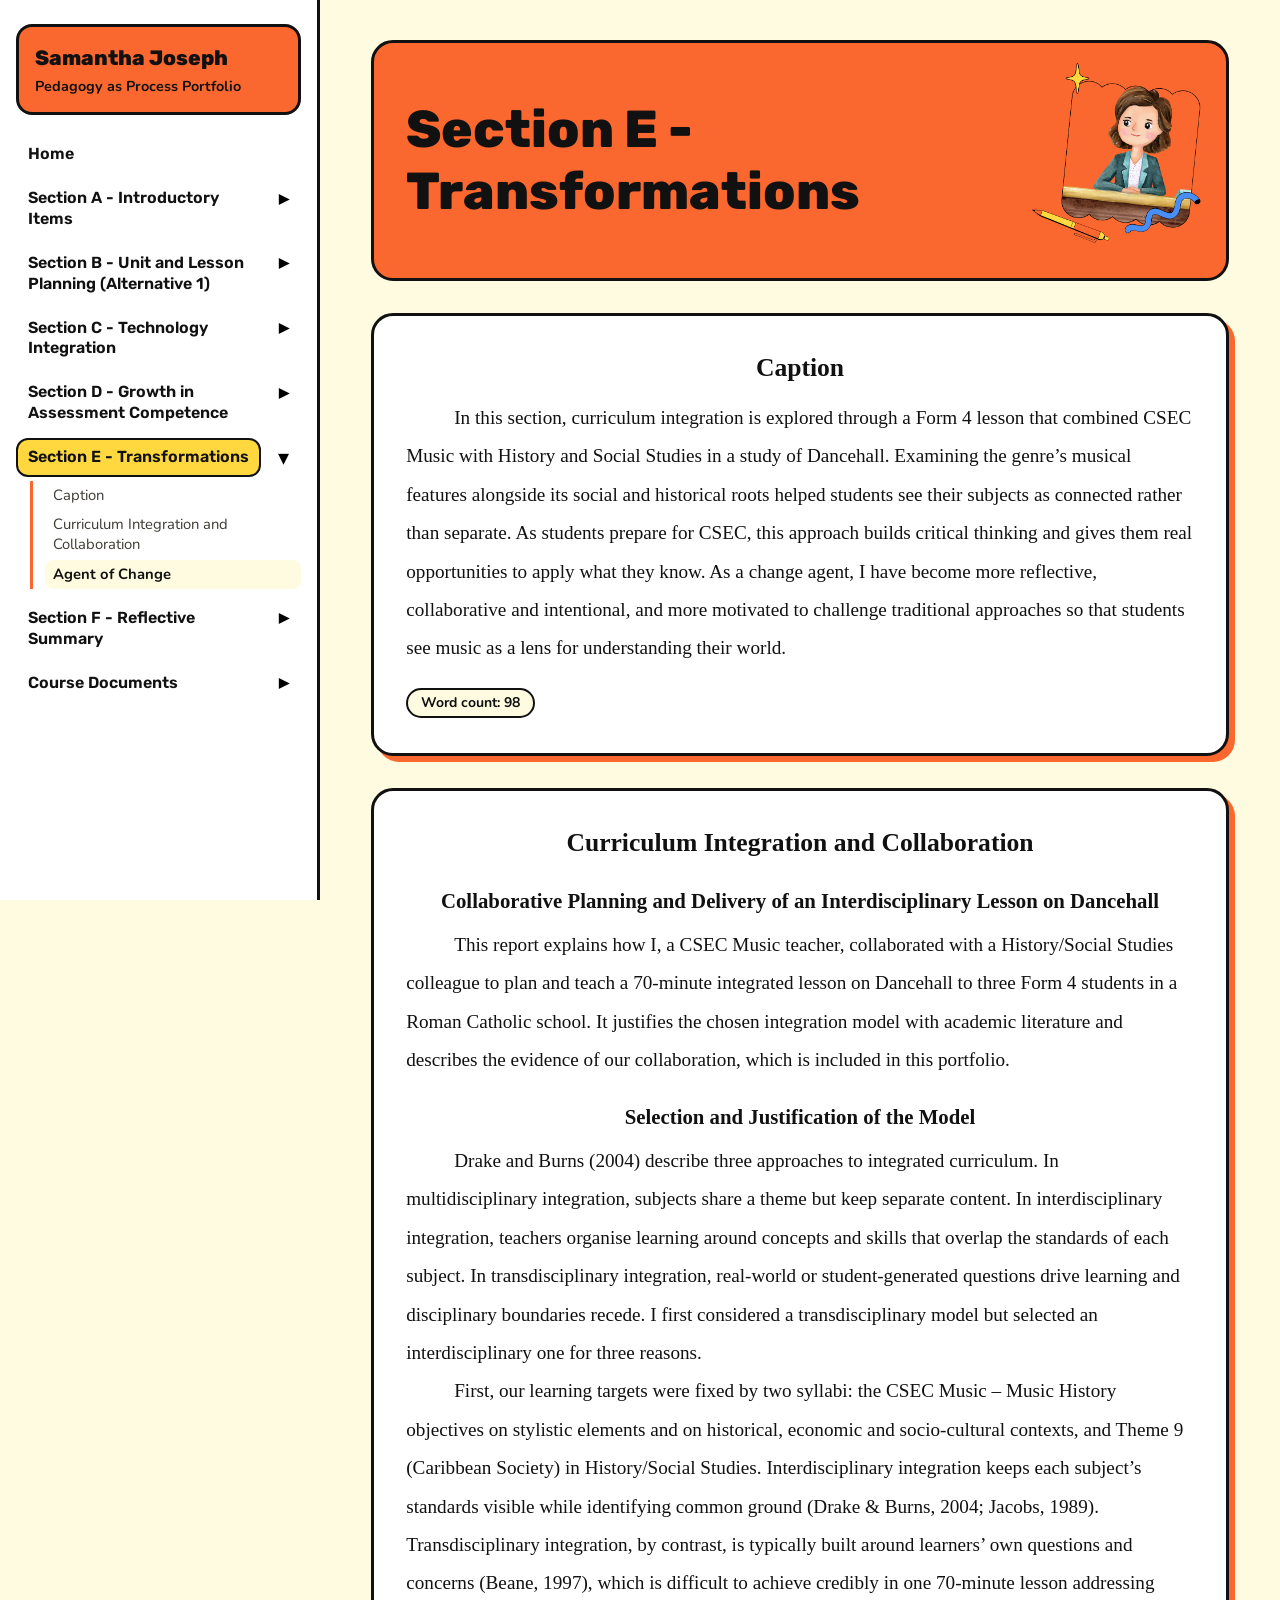
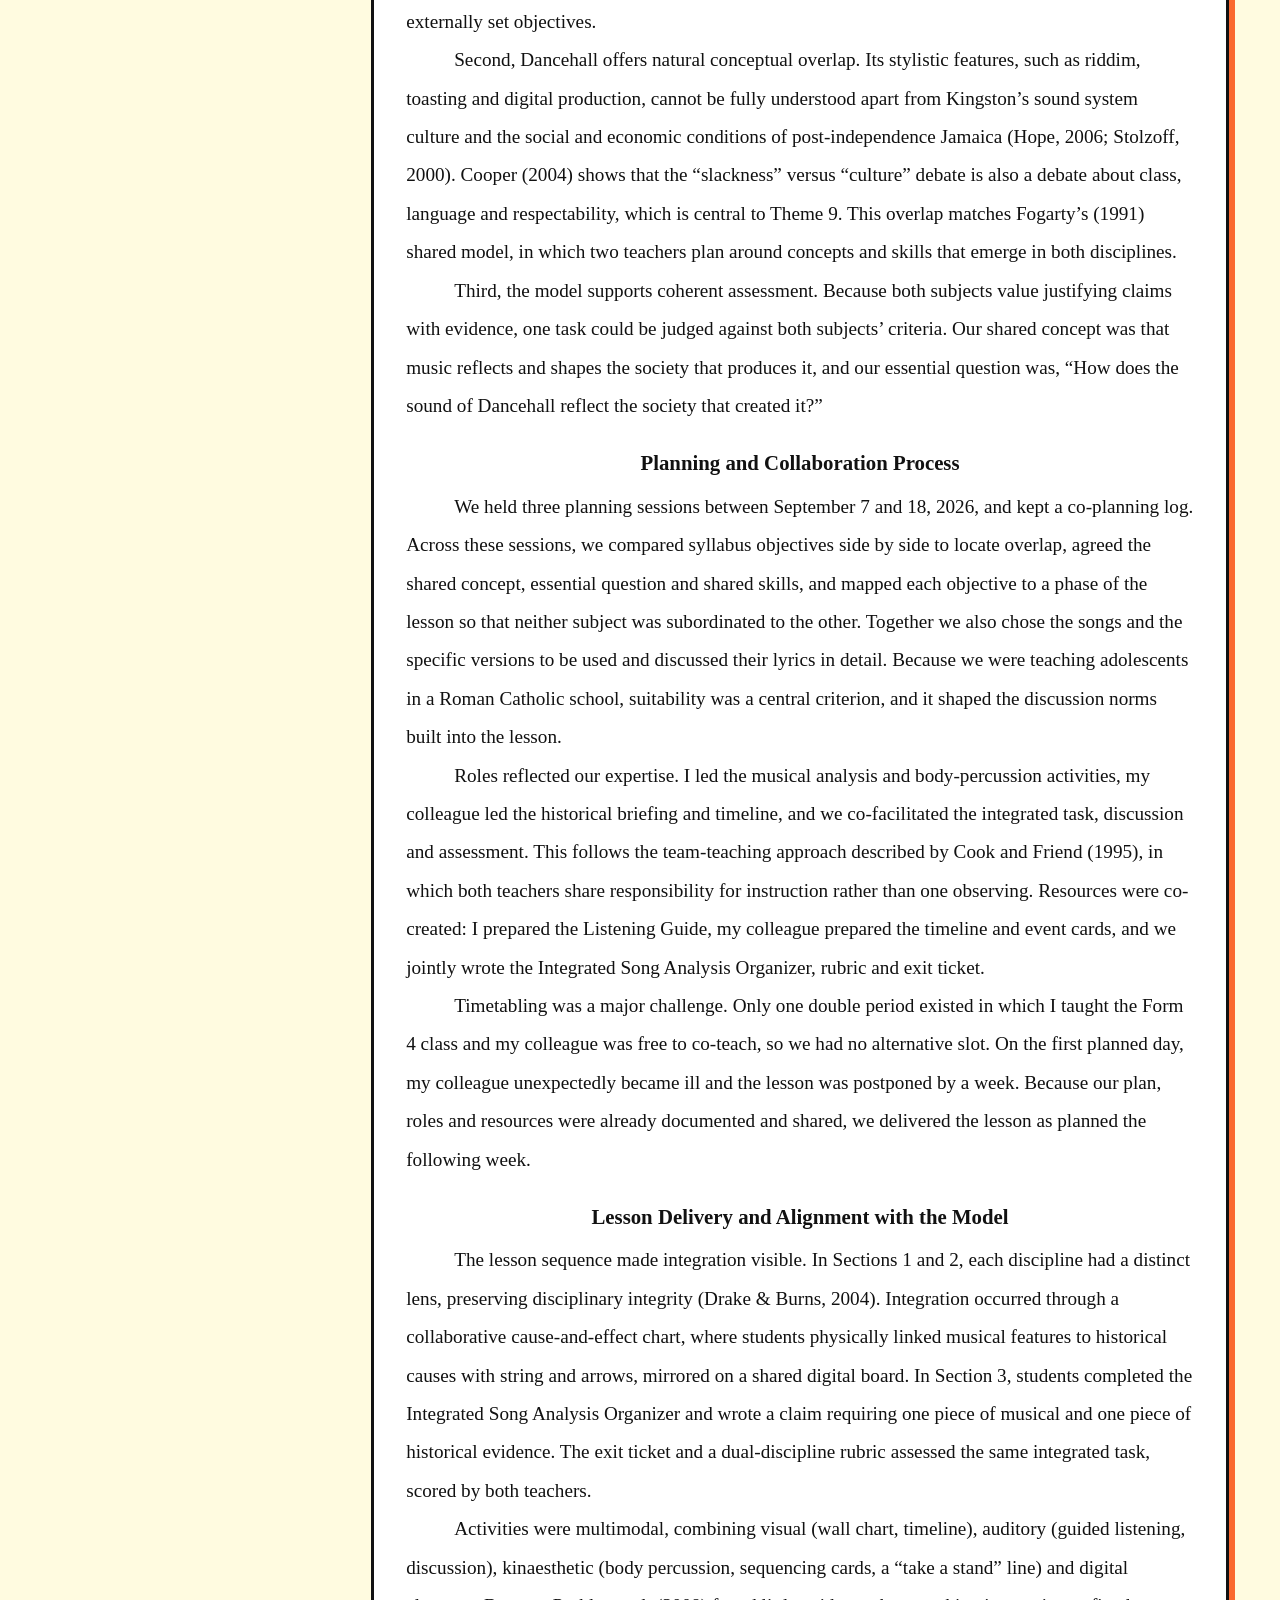
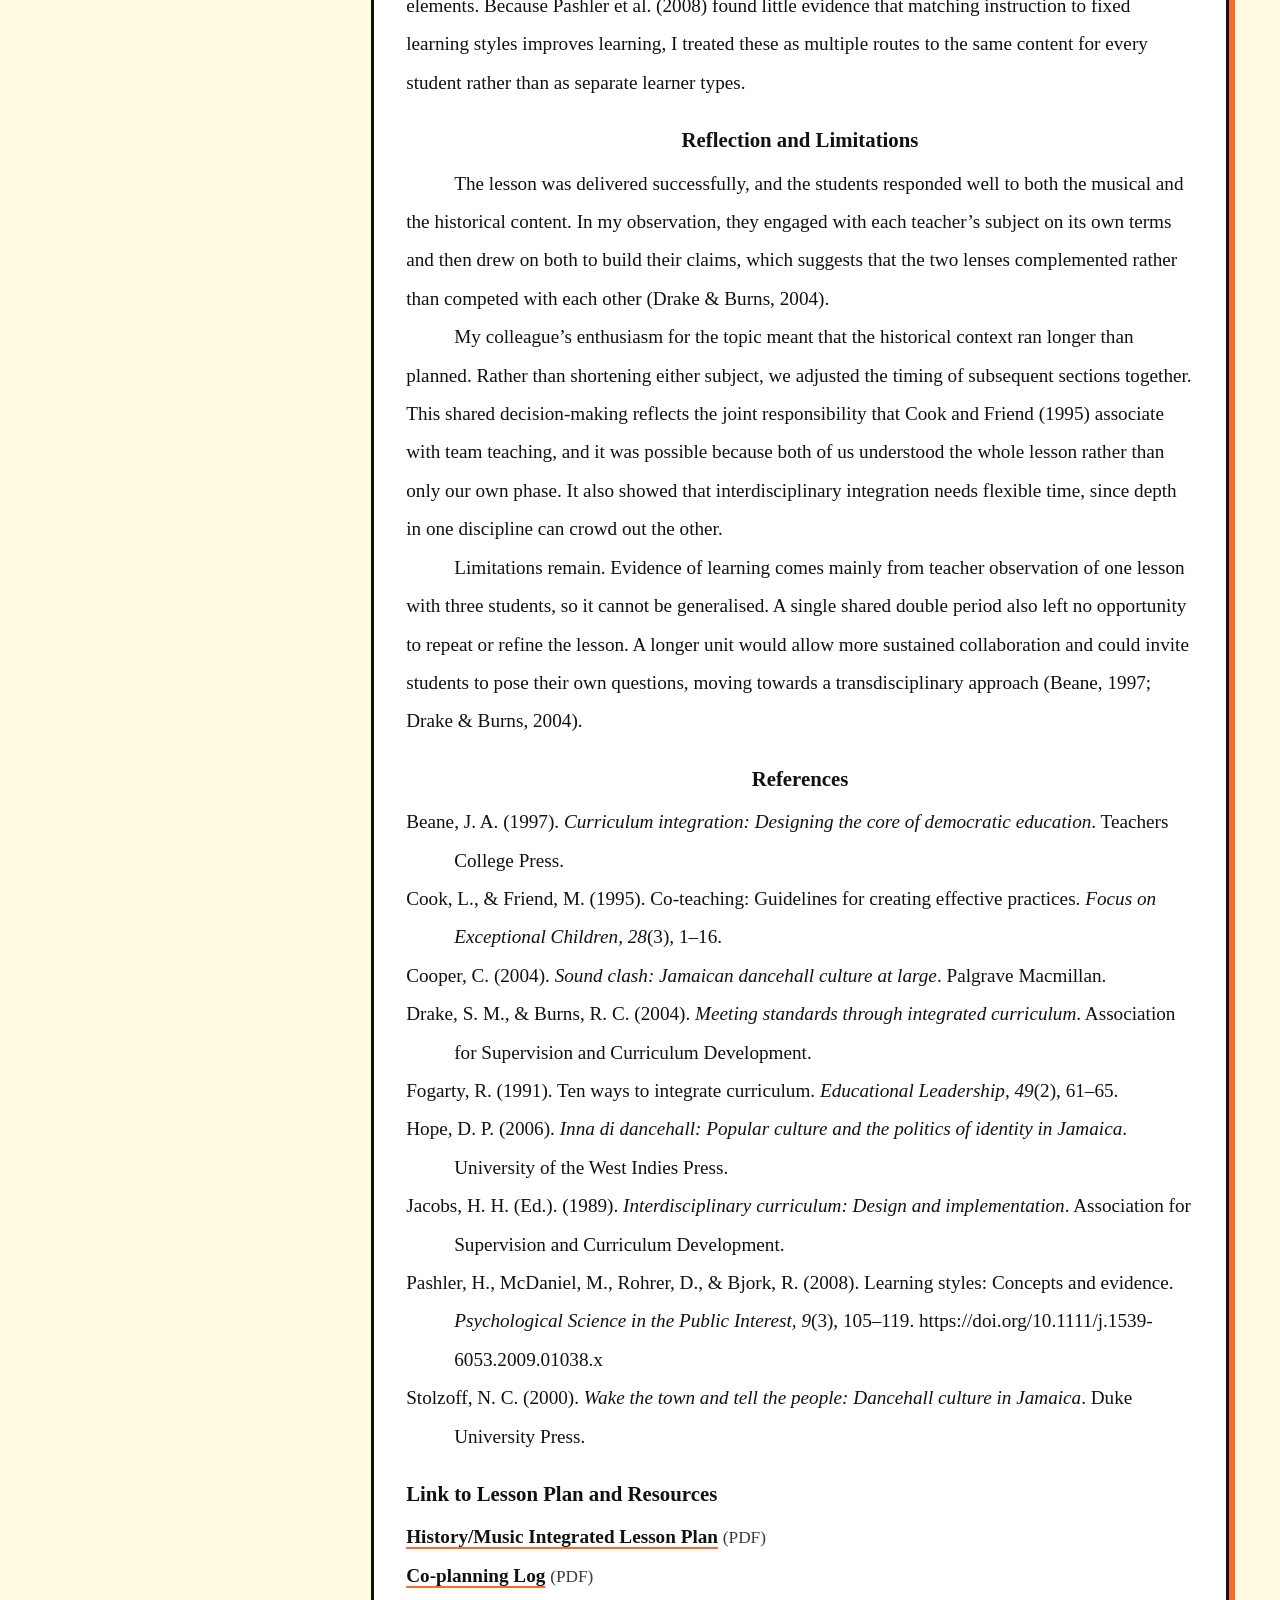
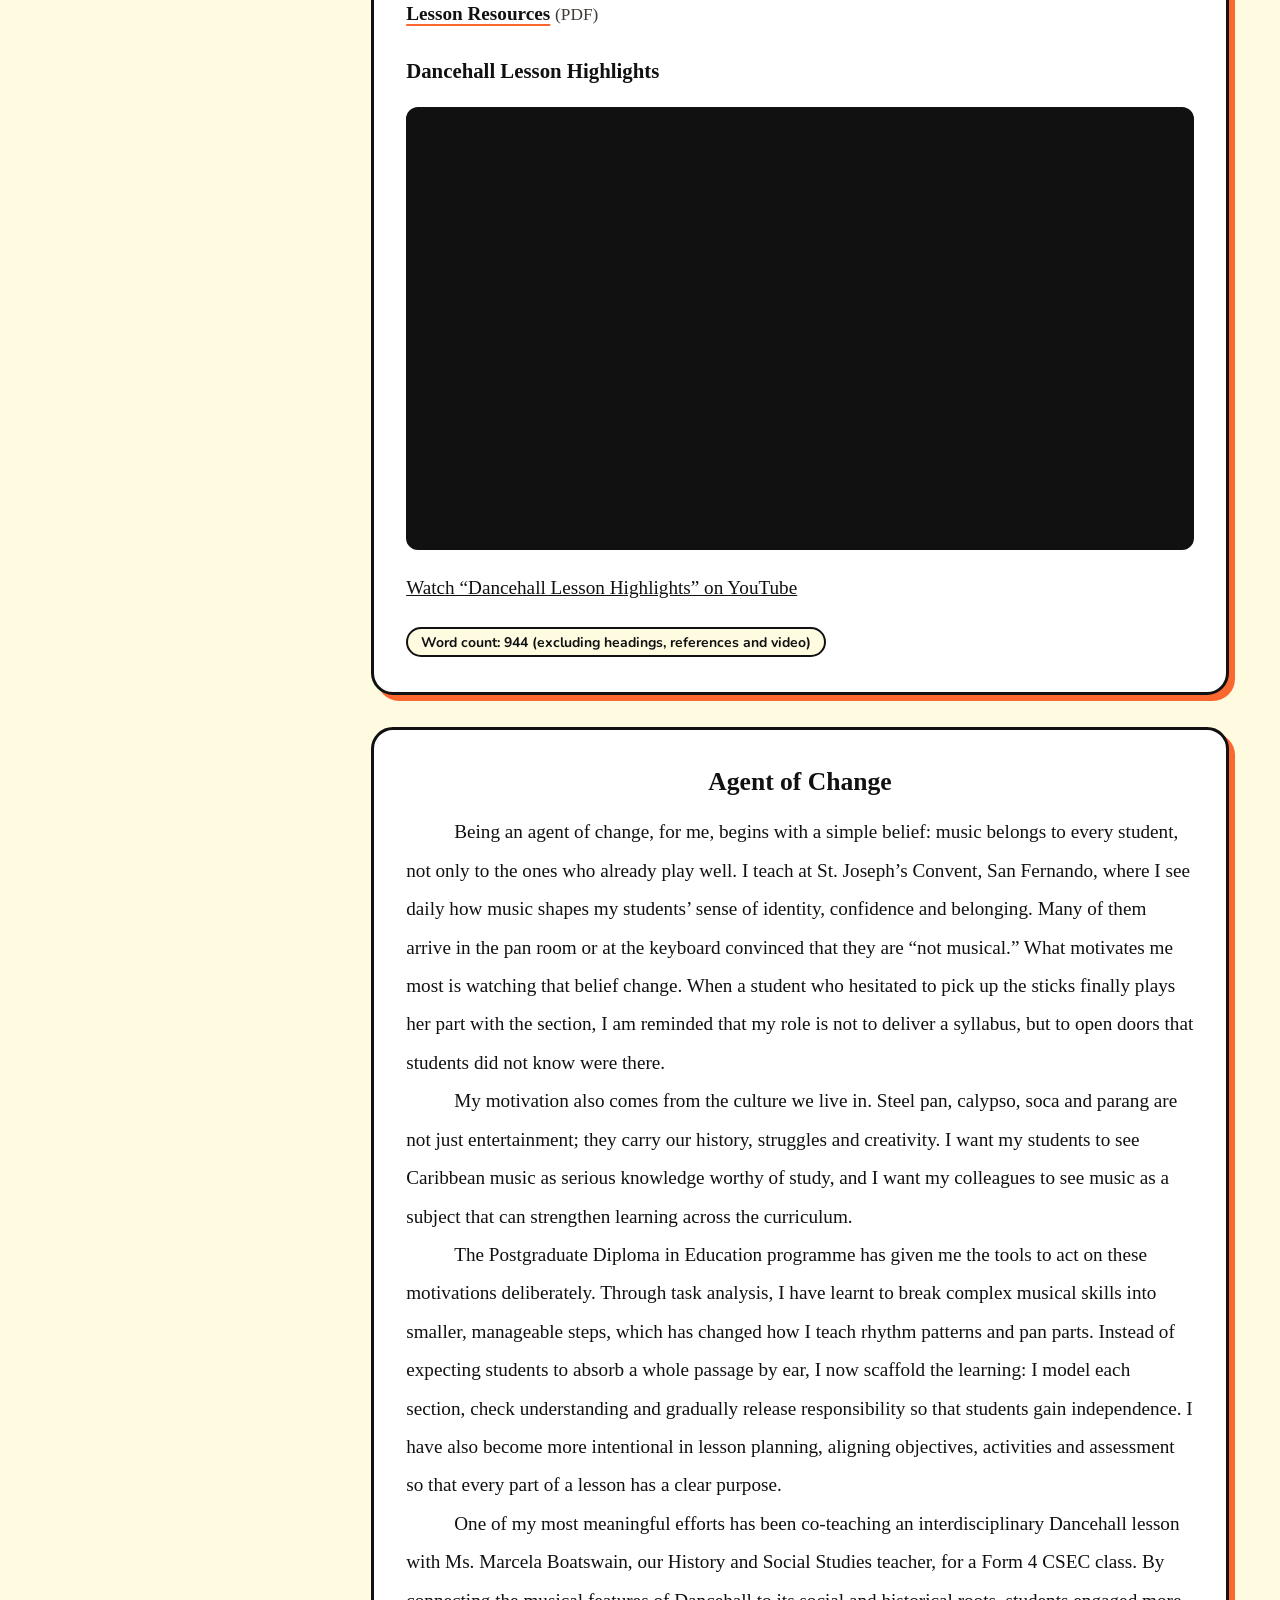
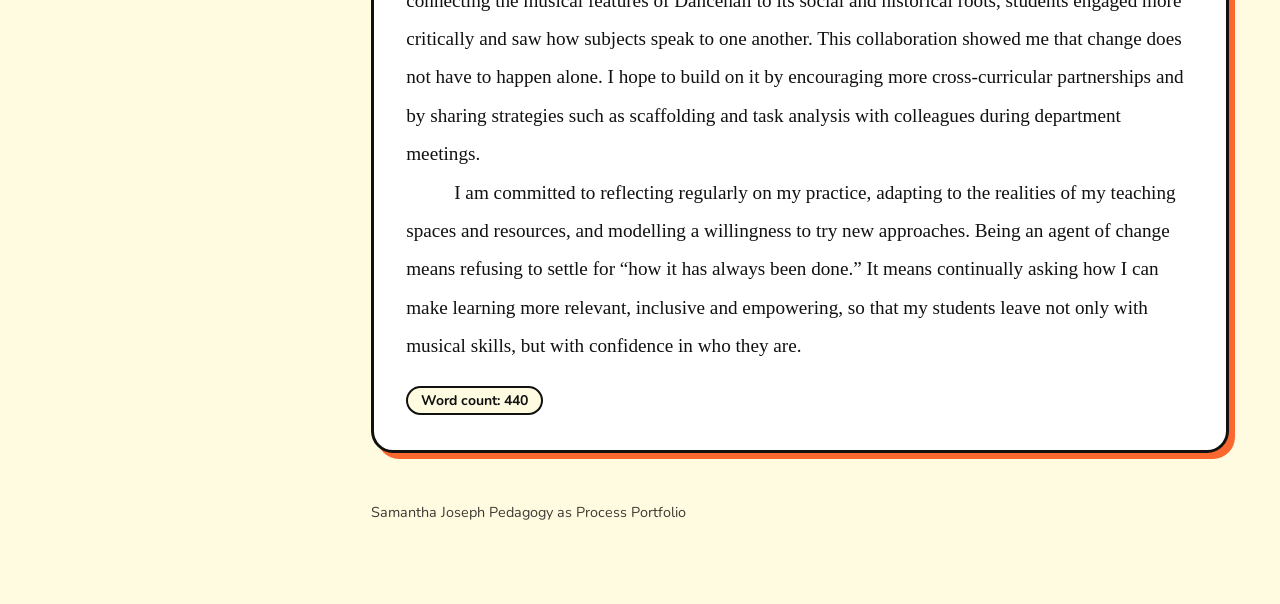
<file: section-e.html>
<!doctype html>
<html lang="en">
<head>
  <meta charset="utf-8">
  <meta name="viewport" content="width=device-width, initial-scale=1">
  <title>Section E - Transformations | Samantha Joseph Pedagogy as Process Portfolio</title>
  <link rel="preconnect" href="https://fonts.googleapis.com">
  <link rel="preconnect" href="https://fonts.gstatic.com" crossorigin>
  <link href="https://fonts.googleapis.com/css2?family=Nunito:wght@400;600;700&family=Rubik:wght@500;600;700;800&display=swap" rel="stylesheet">
  <link rel="stylesheet" href="assets/css/style.css">
</head>
<body>
  <a class="skip-link" href="#main">Skip to content</a>

  <header class="topbar">
    <a class="topbar-brand" href="index.html">Samantha Joseph Pedagogy as Process Portfolio</a>
    <button class="menu-button" type="button" aria-expanded="false" aria-controls="site-nav">Menu</button>
  </header>

  <div class="layout">
    <nav id="site-nav" class="sidebar" aria-label="Portfolio sections">
      <noscript><a href="index.html">Table of Contents</a></noscript>
    </nav>

    <main id="main">
      <header class="section-header">
        <h1>Section E - Transformations</h1>
        <img class="section-avatar" src="assets/images/avatar.png" width="595" height="682" alt="">
      </header>

      <section class="card apa" id="caption">
        <h2>Caption</h2>
        <p>In this section, curriculum integration is explored through a Form 4 lesson that combined CSEC Music with History and Social Studies in a study of Dancehall. Examining the genre’s musical features alongside its social and historical roots helped students see their subjects as connected rather than separate. As students prepare for CSEC, this approach builds critical thinking and gives them real opportunities to apply what they know. As a change agent, I have become more reflective, collaborative and intentional, and more motivated to challenge traditional approaches so that students see music as a lens for understanding their world.</p>
        <span class="word-count">Word count: 98</span>
      </section>

      <section class="card apa" id="curriculum-integration-and-collaboration">
        <h2>Curriculum Integration and Collaboration</h2>
        <h3 class="center">Collaborative Planning and Delivery of an Interdisciplinary Lesson on Dancehall</h3>
        <p>This report explains how I, a CSEC Music teacher, collaborated with a History/Social Studies colleague to plan and teach a 70-minute integrated lesson on Dancehall to three Form 4 students in a Roman Catholic school. It justifies the chosen integration model with academic literature and describes the evidence of our collaboration, which is included in this portfolio.</p>

        <h3 class="center">Selection and Justification of the Model</h3>
        <p>Drake and Burns (2004) describe three approaches to integrated curriculum. In multidisciplinary integration, subjects share a theme but keep separate content. In interdisciplinary integration, teachers organise learning around concepts and skills that overlap the standards of each subject. In transdisciplinary integration, real-world or student-generated questions drive learning and disciplinary boundaries recede. I first considered a transdisciplinary model but selected an interdisciplinary one for three reasons.</p>
        <p>First, our learning targets were fixed by two syllabi: the CSEC Music – Music History objectives on stylistic elements and on historical, economic and socio-cultural contexts, and Theme 9 (Caribbean Society) in History/Social Studies. Interdisciplinary integration keeps each subject’s standards visible while identifying common ground (Drake &amp; Burns, 2004; Jacobs, 1989). Transdisciplinary integration, by contrast, is typically built around learners’ own questions and concerns (Beane, 1997), which is difficult to achieve credibly in one 70-minute lesson addressing externally set objectives.</p>
        <p>Second, Dancehall offers natural conceptual overlap. Its stylistic features, such as riddim, toasting and digital production, cannot be fully understood apart from Kingston’s sound system culture and the social and economic conditions of post-independence Jamaica (Hope, 2006; Stolzoff, 2000). Cooper (2004) shows that the “slackness” versus “culture” debate is also a debate about class, language and respectability, which is central to Theme 9. This overlap matches Fogarty’s (1991) shared model, in which two teachers plan around concepts and skills that emerge in both disciplines.</p>
        <p>Third, the model supports coherent assessment. Because both subjects value justifying claims with evidence, one task could be judged against both subjects’ criteria. Our shared concept was that music reflects and shapes the society that produces it, and our essential question was, “How does the sound of Dancehall reflect the society that created it?”</p>

        <h3 class="center">Planning and Collaboration Process</h3>
        <p>We held three planning sessions between September 7 and 18, 2026, and kept a co-planning log. Across these sessions, we compared syllabus objectives side by side to locate overlap, agreed the shared concept, essential question and shared skills, and mapped each objective to a phase of the lesson so that neither subject was subordinated to the other. Together we also chose the songs and the specific versions to be used and discussed their lyrics in detail. Because we were teaching adolescents in a Roman Catholic school, suitability was a central criterion, and it shaped the discussion norms built into the lesson.</p>
        <p>Roles reflected our expertise. I led the musical analysis and body-percussion activities, my colleague led the historical briefing and timeline, and we co-facilitated the integrated task, discussion and assessment. This follows the team-teaching approach described by Cook and Friend (1995), in which both teachers share responsibility for instruction rather than one observing. Resources were co-created: I prepared the Listening Guide, my colleague prepared the timeline and event cards, and we jointly wrote the Integrated Song Analysis Organizer, rubric and exit ticket.</p>
        <p>Timetabling was a major challenge. Only one double period existed in which I taught the Form 4 class and my colleague was free to co-teach, so we had no alternative slot. On the first planned day, my colleague unexpectedly became ill and the lesson was postponed by a week. Because our plan, roles and resources were already documented and shared, we delivered the lesson as planned the following week.</p>

        <h3 class="center">Lesson Delivery and Alignment with the Model</h3>
        <p>The lesson sequence made integration visible. In Sections 1 and 2, each discipline had a distinct lens, preserving disciplinary integrity (Drake &amp; Burns, 2004). Integration occurred through a collaborative cause-and-effect chart, where students physically linked musical features to historical causes with string and arrows, mirrored on a shared digital board. In Section 3, students completed the Integrated Song Analysis Organizer and wrote a claim requiring one piece of musical and one piece of historical evidence. The exit ticket and a dual-discipline rubric assessed the same integrated task, scored by both teachers.</p>
        <p>Activities were multimodal, combining visual (wall chart, timeline), auditory (guided listening, discussion), kinaesthetic (body percussion, sequencing cards, a “take a stand” line) and digital elements. Because Pashler et al. (2008) found little evidence that matching instruction to fixed learning styles improves learning, I treated these as multiple routes to the same content for every student rather than as separate learner types.</p>

        <h3 class="center">Reflection and Limitations</h3>
        <p>The lesson was delivered successfully, and the students responded well to both the musical and the historical content. In my observation, they engaged with each teacher’s subject on its own terms and then drew on both to build their claims, which suggests that the two lenses complemented rather than competed with each other (Drake &amp; Burns, 2004).</p>
        <p>My colleague’s enthusiasm for the topic meant that the historical context ran longer than planned. Rather than shortening either subject, we adjusted the timing of subsequent sections together. This shared decision-making reflects the joint responsibility that Cook and Friend (1995) associate with team teaching, and it was possible because both of us understood the whole lesson rather than only our own phase. It also showed that interdisciplinary integration needs flexible time, since depth in one discipline can crowd out the other.</p>
        <p>Limitations remain. Evidence of learning comes mainly from teacher observation of one lesson with three students, so it cannot be generalised. A single shared double period also left no opportunity to repeat or refine the lesson. A longer unit would allow more sustained collaboration and could invite students to pose their own questions, moving towards a transdisciplinary approach (Beane, 1997; Drake &amp; Burns, 2004).</p>

        <h3 class="center">References</h3>
        <div class="references">
          <p>Beane, J. A. (1997). <em>Curriculum integration: Designing the core of democratic education</em>. Teachers College Press.</p>
          <p>Cook, L., &amp; Friend, M. (1995). Co-teaching: Guidelines for creating effective practices. <em>Focus on Exceptional Children, 28</em>(3), 1–16.</p>
          <p>Cooper, C. (2004). <em>Sound clash: Jamaican dancehall culture at large</em>. Palgrave Macmillan.</p>
          <p>Drake, S. M., &amp; Burns, R. C. (2004). <em>Meeting standards through integrated curriculum</em>. Association for Supervision and Curriculum Development.</p>
          <p>Fogarty, R. (1991). Ten ways to integrate curriculum. <em>Educational Leadership, 49</em>(2), 61–65.</p>
          <p>Hope, D. P. (2006). <em>Inna di dancehall: Popular culture and the politics of identity in Jamaica</em>. University of the West Indies Press.</p>
          <p>Jacobs, H. H. (Ed.). (1989). <em>Interdisciplinary curriculum: Design and implementation</em>. Association for Supervision and Curriculum Development.</p>
          <p>Pashler, H., McDaniel, M., Rohrer, D., &amp; Bjork, R. (2008). Learning styles: Concepts and evidence. <em>Psychological Science in the Public Interest, 9</em>(3), 105–119. https://doi.org/10.1111/j.1539-6053.2009.01038.x</p>
          <p>Stolzoff, N. C. (2000). <em>Wake the town and tell the people: Dancehall culture in Jamaica</em>. Duke University Press.</p>
        </div>

        <h3>Link to Lesson Plan and Resources</h3>
        <ul class="doc-links">
          <li><a href="assets/docs/section-e-lesson-plan.pdf" target="_blank" rel="noopener">History/Music Integrated Lesson Plan</a> <span class="doc-type">(PDF)</span></li>
          <li><a href="assets/docs/section-e-co-planning-log.pdf" target="_blank" rel="noopener">Co-planning Log</a> <span class="doc-type">(PDF)</span></li>
          <li><a href="assets/docs/section-e-lesson-resources.pdf" target="_blank" rel="noopener">Lesson Resources</a> <span class="doc-type">(PDF)</span></li>
        </ul>

        <h3>Dancehall Lesson Highlights</h3>
        <iframe src="https://www.youtube-nocookie.com/embed/Nl4NI9Ax4cA" title="Dancehall Lesson Highlights, video by Samantha Joseph (YouTube video)" width="560" height="315" class="video-embed" loading="lazy" allow="accelerometer; clipboard-write; encrypted-media; gyroscope; picture-in-picture; web-share" referrerpolicy="strict-origin-when-cross-origin" allowfullscreen></iframe>
        <p class="no-indent"><a href="https://www.youtube.com/watch?v=Nl4NI9Ax4cA" target="_blank" rel="noopener">Watch “Dancehall Lesson Highlights” on YouTube</a></p>
        <span class="word-count">Word count: 944 (excluding headings, references and video)</span>
      </section>

      <section class="card apa" id="agent-of-change">
        <h2>Agent of Change</h2>
        <p>Being an agent of change, for me, begins with a simple belief: music belongs to every student, not only to the ones who already play well. I teach at St. Joseph’s Convent, San Fernando, where I see daily how music shapes my students’ sense of identity, confidence and belonging. Many of them arrive in the pan room or at the keyboard convinced that they are “not musical.” What motivates me most is watching that belief change. When a student who hesitated to pick up the sticks finally plays her part with the section, I am reminded that my role is not to deliver a syllabus, but to open doors that students did not know were there.</p>
        <p>My motivation also comes from the culture we live in. Steel pan, calypso, soca and parang are not just entertainment; they carry our history, struggles and creativity. I want my students to see Caribbean music as serious knowledge worthy of study, and I want my colleagues to see music as a subject that can strengthen learning across the curriculum.</p>
        <p>The Postgraduate Diploma in Education programme has given me the tools to act on these motivations deliberately. Through task analysis, I have learnt to break complex musical skills into smaller, manageable steps, which has changed how I teach rhythm patterns and pan parts. Instead of expecting students to absorb a whole passage by ear, I now scaffold the learning: I model each section, check understanding and gradually release responsibility so that students gain independence. I have also become more intentional in lesson planning, aligning objectives, activities and assessment so that every part of a lesson has a clear purpose.</p>
        <p>One of my most meaningful efforts has been co-teaching an interdisciplinary Dancehall lesson with Ms. Marcela Boatswain, our History and Social Studies teacher, for a Form 4 CSEC class. By connecting the musical features of Dancehall to its social and historical roots, students engaged more critically and saw how subjects speak to one another. This collaboration showed me that change does not have to happen alone. I hope to build on it by encouraging more cross-curricular partnerships and by sharing strategies such as scaffolding and task analysis with colleagues during department meetings.</p>
        <p>I am committed to reflecting regularly on my practice, adapting to the realities of my teaching spaces and resources, and modelling a willingness to try new approaches. Being an agent of change means refusing to settle for “how it has always been done.” It means continually asking how I can make learning more relevant, inclusive and empowering, so that my students leave not only with musical skills, but with confidence in who they are.</p>
        <span class="word-count">Word count: 440</span>
      </section>
      <footer class="site-footer">
        <p>Samantha Joseph Pedagogy as Process Portfolio</p>
      </footer>
    </main>
  </div>

  <div class="scrim" hidden></div>
  <script src="assets/js/nav.js"></script>
</body>
</html>
</file>
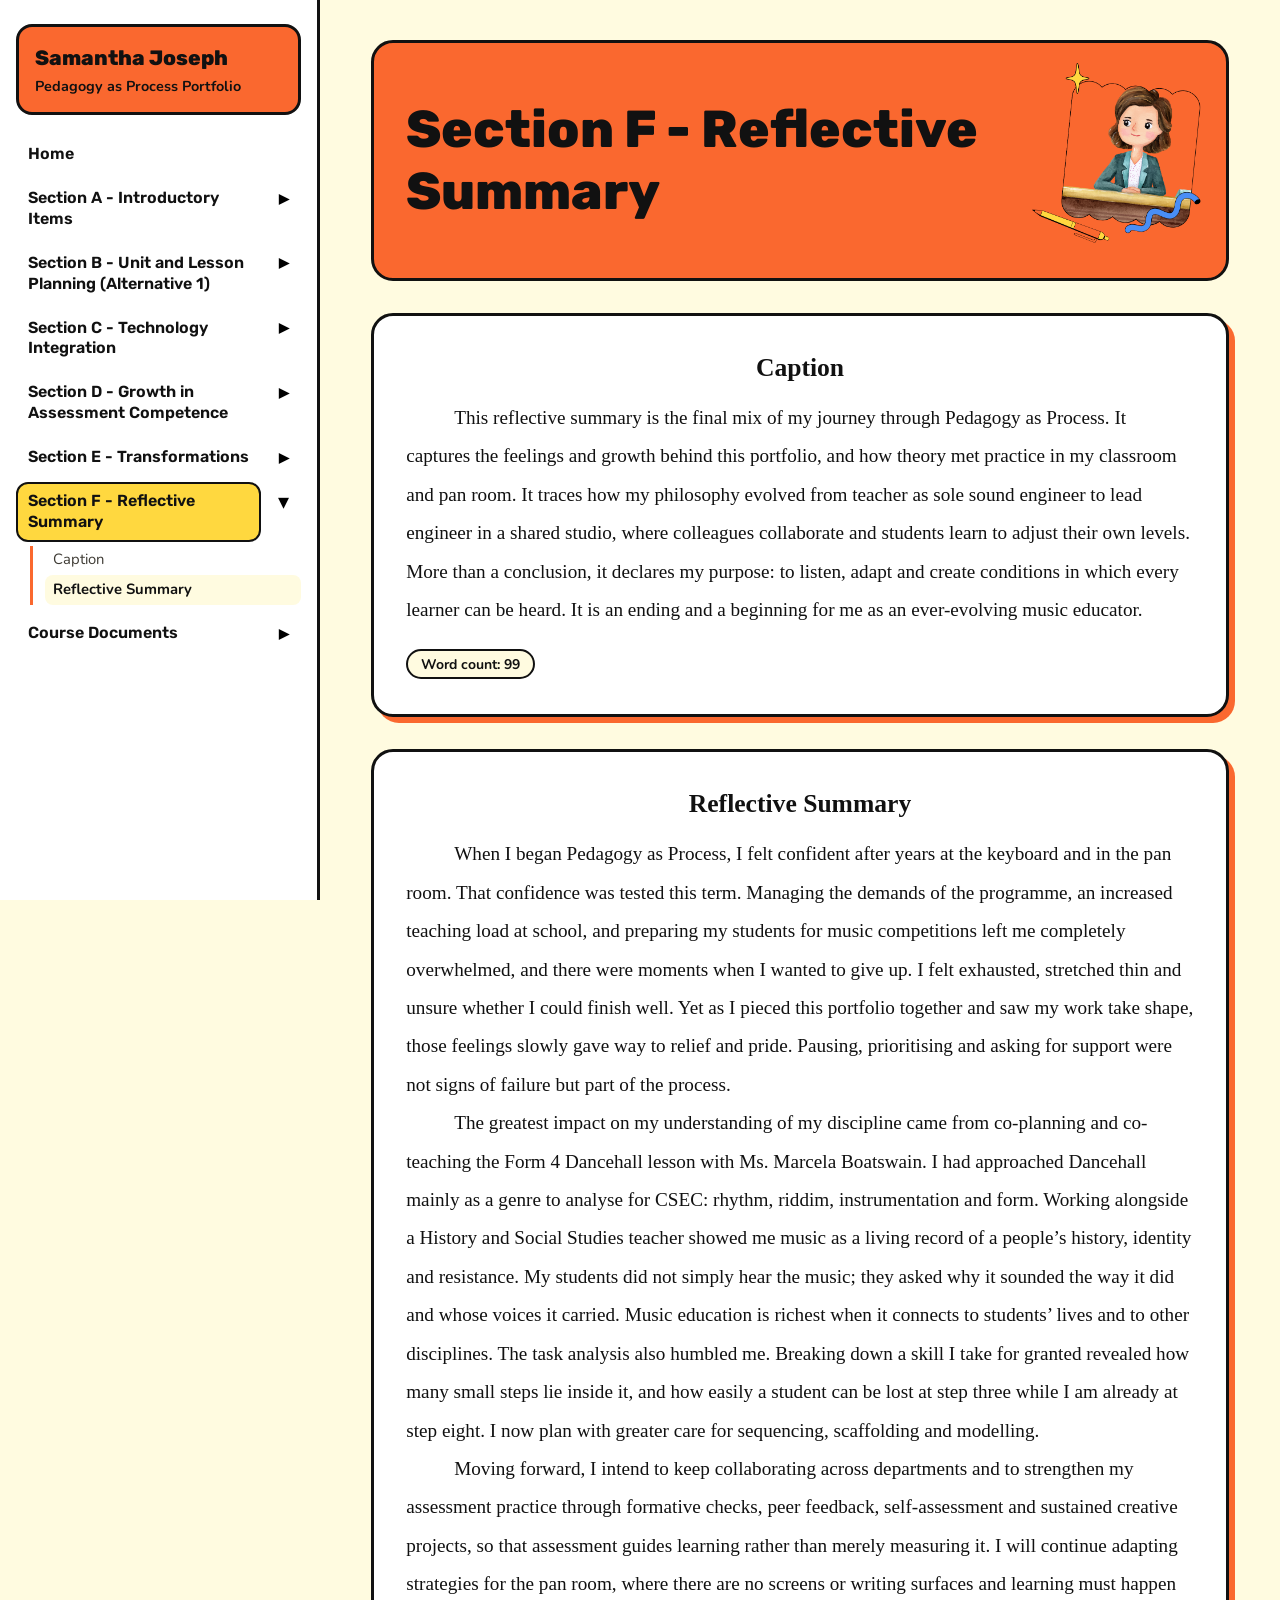
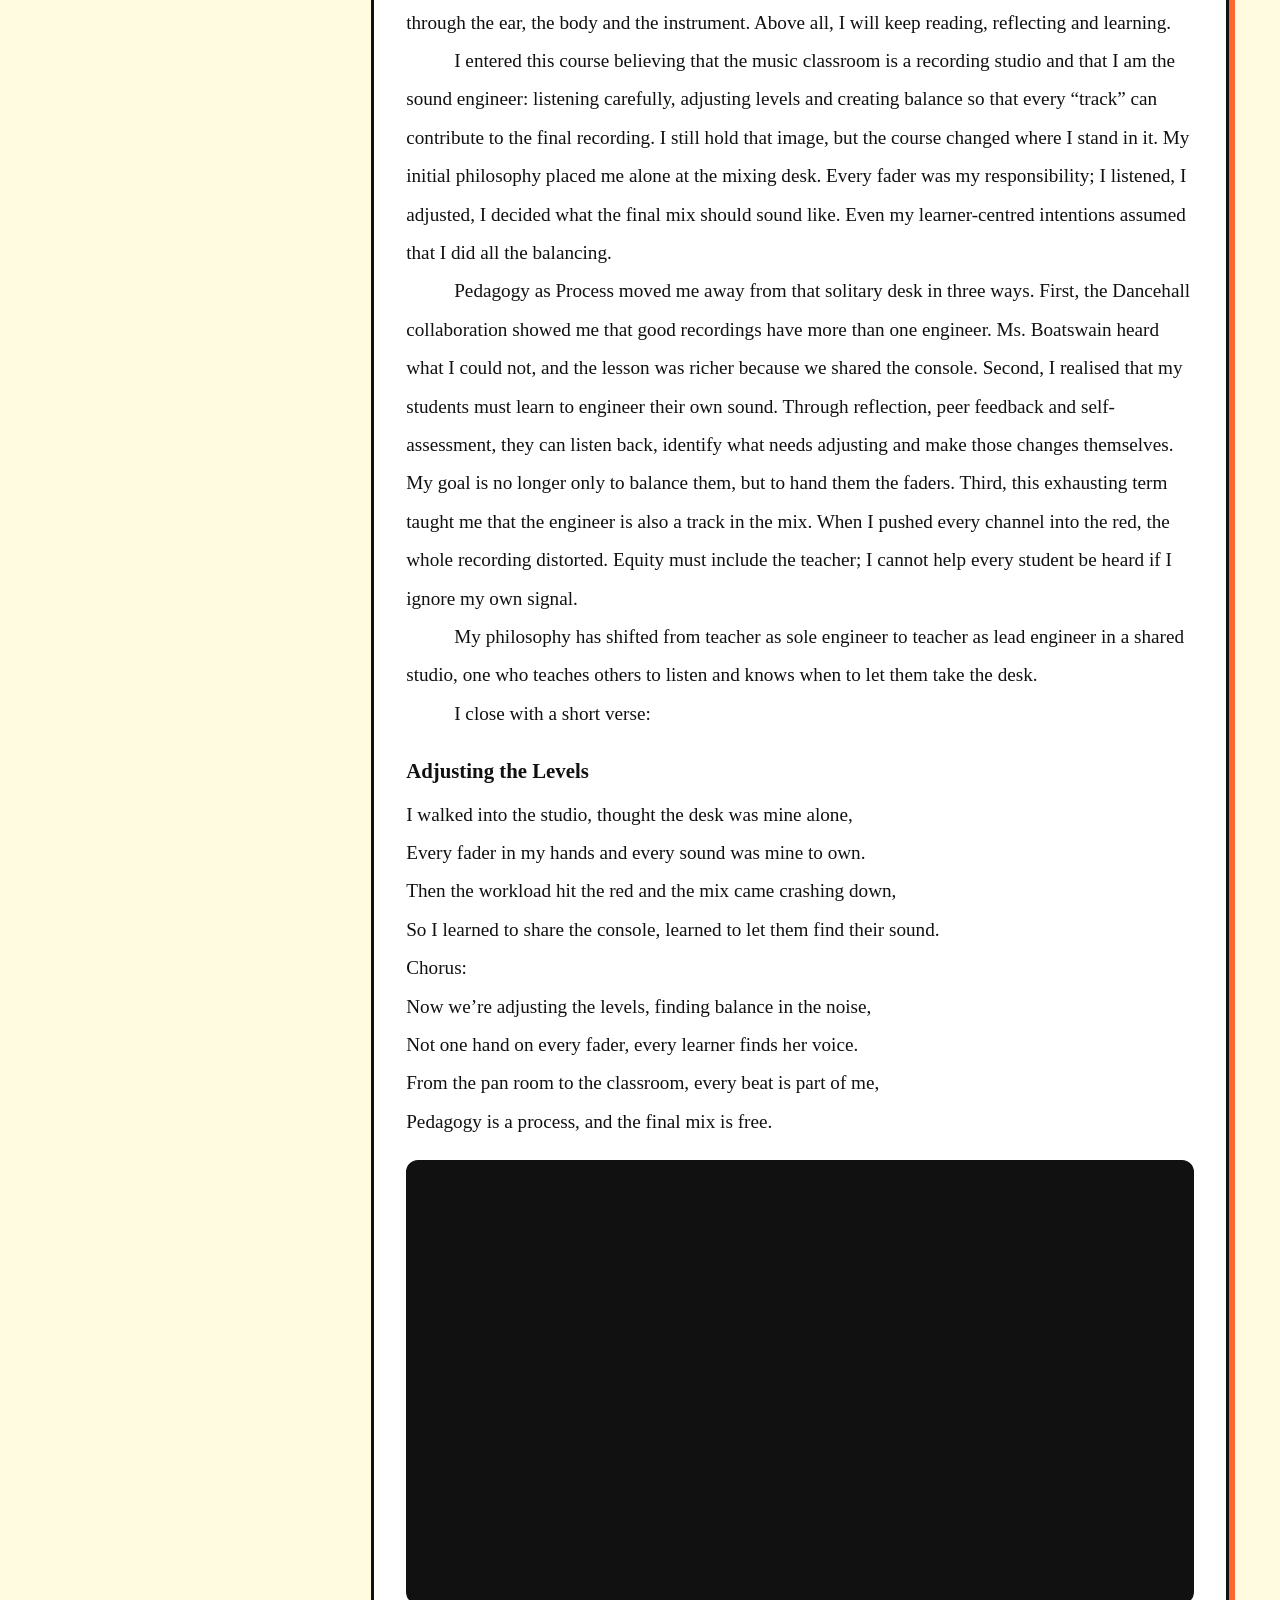
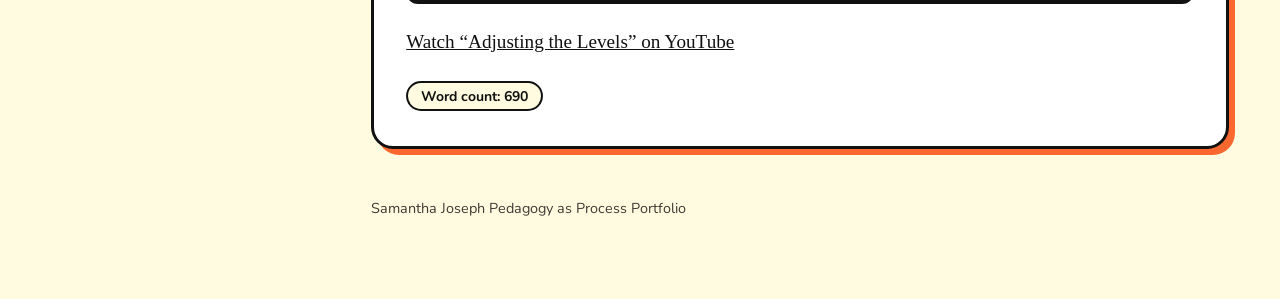
<file: section-f.html>
<!doctype html>
<html lang="en">
<head>
  <meta charset="utf-8">
  <meta name="viewport" content="width=device-width, initial-scale=1">
  <title>Section F - Reflective Summary | Samantha Joseph Pedagogy as Process Portfolio</title>
  <link rel="preconnect" href="https://fonts.googleapis.com">
  <link rel="preconnect" href="https://fonts.gstatic.com" crossorigin>
  <link href="https://fonts.googleapis.com/css2?family=Nunito:wght@400;600;700&family=Rubik:wght@500;600;700;800&display=swap" rel="stylesheet">
  <link rel="stylesheet" href="assets/css/style.css">
</head>
<body>
  <a class="skip-link" href="#main">Skip to content</a>

  <header class="topbar">
    <a class="topbar-brand" href="index.html">Samantha Joseph Pedagogy as Process Portfolio</a>
    <button class="menu-button" type="button" aria-expanded="false" aria-controls="site-nav">Menu</button>
  </header>

  <div class="layout">
    <nav id="site-nav" class="sidebar" aria-label="Portfolio sections">
      <noscript><a href="index.html">Table of Contents</a></noscript>
    </nav>

    <main id="main">
      <header class="section-header">
        <h1>Section F - Reflective Summary</h1>
        <img class="section-avatar" src="assets/images/avatar.png" width="595" height="682" alt="">
      </header>

      <section class="card apa" id="caption">
        <h2>Caption</h2>
        <p>This reflective summary is the final mix of my journey through Pedagogy as Process. It captures the feelings and growth behind this portfolio, and how theory met practice in my classroom and pan room. It traces how my philosophy evolved from teacher as sole sound engineer to lead engineer in a shared studio, where colleagues collaborate and students learn to adjust their own levels. More than a conclusion, it declares my purpose: to listen, adapt and create conditions in which every learner can be heard. It is an ending and a beginning for me as an ever-evolving music educator.</p>
        <span class="word-count">Word count: 99</span>
      </section>

      <section class="card apa" id="reflective-summary">
        <h2>Reflective Summary</h2>
        <p>When I began Pedagogy as Process, I felt confident after years at the keyboard and in the pan room. That confidence was tested this term. Managing the demands of the programme, an increased teaching load at school, and preparing my students for music competitions left me completely overwhelmed, and there were moments when I wanted to give up. I felt exhausted, stretched thin and unsure whether I could finish well. Yet as I pieced this portfolio together and saw my work take shape, those feelings slowly gave way to relief and pride. Pausing, prioritising and asking for support were not signs of failure but part of the process.</p>
        <p>The greatest impact on my understanding of my discipline came from co-planning and co-teaching the Form 4 Dancehall lesson with Ms. Marcela Boatswain. I had approached Dancehall mainly as a genre to analyse for CSEC: rhythm, riddim, instrumentation and form. Working alongside a History and Social Studies teacher showed me music as a living record of a people’s history, identity and resistance. My students did not simply hear the music; they asked why it sounded the way it did and whose voices it carried. Music education is richest when it connects to students’ lives and to other disciplines. The task analysis also humbled me. Breaking down a skill I take for granted revealed how many small steps lie inside it, and how easily a student can be lost at step three while I am already at step eight. I now plan with greater care for sequencing, scaffolding and modelling.</p>
        <p>Moving forward, I intend to keep collaborating across departments and to strengthen my assessment practice through formative checks, peer feedback, self-assessment and sustained creative projects, so that assessment guides learning rather than merely measuring it. I will continue adapting strategies for the pan room, where there are no screens or writing surfaces and learning must happen through the ear, the body and the instrument. Above all, I will keep reading, reflecting and learning.</p>
        <p>I entered this course believing that the music classroom is a recording studio and that I am the sound engineer: listening carefully, adjusting levels and creating balance so that every “track” can contribute to the final recording. I still hold that image, but the course changed where I stand in it. My initial philosophy placed me alone at the mixing desk. Every fader was my responsibility; I listened, I adjusted, I decided what the final mix should sound like. Even my learner-centred intentions assumed that I did all the balancing.</p>
        <p>Pedagogy as Process moved me away from that solitary desk in three ways. First, the Dancehall collaboration showed me that good recordings have more than one engineer. Ms. Boatswain heard what I could not, and the lesson was richer because we shared the console. Second, I realised that my students must learn to engineer their own sound. Through reflection, peer feedback and self-assessment, they can listen back, identify what needs adjusting and make those changes themselves. My goal is no longer only to balance them, but to hand them the faders. Third, this exhausting term taught me that the engineer is also a track in the mix. When I pushed every channel into the red, the whole recording distorted. Equity must include the teacher; I cannot help every student be heard if I ignore my own signal.</p>
        <p>My philosophy has shifted from teacher as sole engineer to teacher as lead engineer in a shared studio, one who teaches others to listen and knows when to let them take the desk.</p>
        <p>I close with a short verse:</p>
        <h3>Adjusting the Levels</h3>
        <p class="no-indent">I walked into the studio, thought the desk was mine alone,<br>
Every fader in my hands and every sound was mine to own.<br>
Then the workload hit the red and the mix came crashing down,<br>
So I learned to share the console, learned to let them find their sound.</p>
        <p class="no-indent">Chorus:<br>
Now we’re adjusting the levels, finding balance in the noise,<br>
Not one hand on every fader, every learner finds her voice.<br>
From the pan room to the classroom, every beat is part of me,<br>
Pedagogy is a process, and the final mix is free.</p>
        <iframe src="https://www.youtube-nocookie.com/embed/VEYNopseb68" title="Adjusting the Levels, song by Samantha Joseph (YouTube video)" width="560" height="315" class="video-embed" loading="lazy" allow="accelerometer; clipboard-write; encrypted-media; gyroscope; picture-in-picture; web-share" referrerpolicy="strict-origin-when-cross-origin" allowfullscreen></iframe>
        <p class="no-indent"><a href="https://www.youtube.com/watch?v=VEYNopseb68" target="_blank" rel="noopener">Watch “Adjusting the Levels” on YouTube</a></p>
        <span class="word-count">Word count: 690</span>
      </section>
      <footer class="site-footer">
        <p>Samantha Joseph Pedagogy as Process Portfolio</p>
      </footer>
    </main>
  </div>

  <div class="scrim" hidden></div>
  <script src="assets/js/nav.js"></script>
</body>
</html>
</file>
<file: assets/css/style.css>
/* ---------- Colours and fonts (from the Canva site) ---------- */
:root {
  --cream: #FFFBE0;
  --orange: #FA682F;
  --yellow: #FFD83F;
  --green: #3EA66B;
  --black: #111111;
  --white: #FFFFFF;
  --ink-soft: #3d3a33;

  --font-heading: "Rubik", system-ui, sans-serif;
  --font-body: "Nunito", system-ui, sans-serif;
  /* APA 7 approved font for all portfolio writing */
  --font-apa: Georgia, "Times New Roman", serif;

  --sidebar-width: 320px;
  --radius: 22px;
  --border: 3px solid var(--black);
  --shadow: 6px 6px 0 var(--orange);
}

*, *::before, *::after { box-sizing: border-box; }

html { scroll-behavior: smooth; scroll-padding-top: 1.5rem; }

body {
  margin: 0;
  background: var(--cream);
  color: var(--black);
  font-family: var(--font-body);
  font-size: 1.0625rem;
  line-height: 1.65;
}

h1, h2, h3 { font-family: var(--font-heading); line-height: 1.2; margin: 0 0 .6em; }
h1 { font-size: clamp(2rem, 5vw, 3.25rem); font-weight: 800; }
h2 { font-size: clamp(1.4rem, 3vw, 1.9rem); font-weight: 700; }
h3 { font-size: 1.25rem; font-weight: 700; }
p { margin: 0 0 1em; }
a { color: inherit; }
img { max-width: 100%; height: auto; }

:focus-visible { outline: 3px solid var(--green); outline-offset: 3px; }

.skip-link {
  position: absolute; left: 1rem; top: -100px; z-index: 100;
  background: var(--yellow); border: var(--border); border-radius: 12px;
  padding: .5rem 1rem; font-weight: 700;
}
.skip-link:focus { top: 1rem; }

/* ---------- Layout ---------- */
.layout { display: flex; min-height: 100vh; }

main {
  flex: 1;
  min-width: 0;
  padding: 2.5rem clamp(16px, 4vw, 3.5rem) 4rem;
  max-width: 1000px;
}

/* ---------- Sidebar navigation ---------- */
.sidebar {
  position: sticky; top: 0;
  flex: 0 0 var(--sidebar-width);
  height: 100vh;
  overflow-y: auto;
  background: var(--white);
  border-right: var(--border);
  padding: 1.5rem 1rem 2rem;
}

.brand {
  display: block;
  text-decoration: none;
  background: var(--orange);
  border: var(--border);
  border-radius: 16px;
  padding: .85rem 1rem;
  margin-bottom: 1.25rem;
}
.brand-name { display: block; font-family: var(--font-heading); font-weight: 800; font-size: 1.3rem; }
.brand-sub { display: block; font-weight: 700; font-size: .9rem; color: var(--black); }

.nav-list, .nav-sub { list-style: none; margin: 0; padding: 0; }
.nav-group { margin-bottom: .35rem; }

.nav-row { display: flex; align-items: flex-start; gap: .25rem; }

.nav-section {
  flex: 1;
  display: block;
  padding: .55rem .75rem;
  border-radius: 12px;
  font-family: var(--font-heading);
  font-weight: 600;
  font-size: 1rem;
  line-height: 1.3;
  text-decoration: none;
}
.nav-section:hover { background: var(--cream); }
.nav-section[aria-current="page"] { background: var(--yellow); border: 2px solid var(--black); padding: calc(.55rem - 2px) calc(.75rem - 2px); }

.nav-toggle {
  flex: 0 0 auto;
  width: 2.25rem; height: 2.25rem;
  margin-top: .1rem;
  border: 0; border-radius: 10px;
  background: transparent;
  font-size: 1.4rem;
  line-height: 1;
  cursor: pointer;
}
.nav-toggle:hover { background: var(--cream); }
.nav-toggle span { display: inline-block; transition: transform .2s; }
.nav-toggle[aria-expanded="false"] span { transform: rotate(-90deg); }

.nav-sub {
  margin: .25rem 0 .6rem .9rem;
  padding-left: .75rem;
  border-left: 3px solid var(--orange);
}
.nav-sub a {
  display: block;
  padding: .3rem .5rem;
  border-radius: 8px;
  font-size: .925rem;
  line-height: 1.35;
  text-decoration: none;
  color: var(--ink-soft);
}
.nav-sub a:hover { background: var(--cream); color: var(--black); }
.nav-sub a.is-active { background: var(--cream); color: var(--black); font-weight: 700; }

/* ---------- Mobile top bar + drawer ---------- */
.topbar { display: none; }
.scrim { display: none; }

@media (max-width: 900px) {
  .topbar {
    position: sticky; top: 0; z-index: 30;
    display: flex; align-items: center; justify-content: space-between; gap: 1rem;
    padding: .6rem 16px;
    background: var(--white);
    border-bottom: var(--border);
  }
  .topbar-brand {
    font-family: var(--font-heading); font-weight: 700; line-height: 1.2;
    text-decoration: none; font-size: .95rem;
  }
  .menu-button {
    flex: 0 0 auto;
    font: 700 1rem var(--font-heading);
    background: var(--yellow);
    border: var(--border); border-radius: 12px;
    padding: .45rem .9rem;
    cursor: pointer;
  }

  .sidebar {
    position: fixed; top: 0; left: 0; z-index: 50;
    width: min(88vw, 360px);
    transform: translateX(-105%);
    transition: transform .25s ease;
    visibility: hidden;
  }
  body.nav-open .sidebar { transform: translateX(0); visibility: visible; }
  body.nav-open { overflow: hidden; }

  .scrim:not([hidden]) {
    display: block;
    position: fixed; inset: 0; z-index: 40;
    background: rgba(0, 0, 0, .4);
  }

  main { padding-top: 1.5rem; }
  html { scroll-padding-top: 5rem; }
}

@media (prefers-reduced-motion: reduce) {
  html { scroll-behavior: auto; }
  .sidebar, .nav-toggle span { transition: none; }
}

/* ---------- Content blocks ---------- */
.card {
  background: var(--white);
  border: var(--border);
  border-radius: var(--radius);
  box-shadow: var(--shadow);
  padding: clamp(1.25rem, 3vw, 2rem);
  margin-bottom: 2rem;
}

.section-header {
  display: flex;
  align-items: center;
  gap: 1.5rem;
  background: var(--orange);
  border: var(--border);
  border-radius: var(--radius);
  padding: clamp(1.25rem, 3vw, 2rem);
  margin-bottom: 2rem;
}
.section-header h1 { flex: 1; margin: 0; }
.section-avatar {
  flex: 0 0 auto;
  width: clamp(110px, 16vw, 170px);
  height: auto;
  margin: -.75rem -.5rem -.75rem 0;
}
@media (max-width: 480px) {
  .section-header { flex-direction: column; align-items: flex-start; gap: .5rem; }
  .section-avatar { order: -1; width: 90px; margin: -.5rem 0 0; align-self: flex-end; }
}

.pill {
  display: inline-block;
  background: var(--yellow);
  border: 2px solid var(--black);
  border-radius: 999px;
  padding: .3rem 1.25rem;
  font-family: var(--font-heading);
  font-weight: 600;
}

.placeholder {
  border: 2px dashed var(--ink-soft);
  border-radius: 14px;
  padding: 1rem 1.25rem;
  color: var(--ink-soft);
  font-style: italic;
  background: var(--cream);
}

.image-placeholder {
  display: grid; place-items: center;
  aspect-ratio: 1;
  border: 2px dashed var(--ink-soft);
  border-radius: var(--radius);
  background: var(--cream);
  color: var(--ink-soft);
  font-style: italic;
  text-align: center;
  padding: 1rem;
}

/* ---------- APA 7 formatting for portfolio writing ----------
   Georgia (APA-approved), double-spaced, left-aligned, 0.5 in first-line indent,
   no extra space between paragraphs.
   h2 = Level 1 (centred, bold), h3 = Level 2 (left, bold), h4 = Level 3 (left, bold italic).
   Font sizes are larger than APA's 12 pt for screen reading (allowed by Samantha's lecturers). */
.apa {
  font-family: var(--font-apa);
  font-size: 1.2rem;
  line-height: 2;
  text-align: left;
}
.apa h2, .apa h3, .apa h4 {
  font-family: var(--font-apa);
  font-weight: 700;
  line-height: 1.6;
  margin: 0 0 .4em;
}
.apa h2 { font-size: 1.6rem; text-align: center; }
.apa h3, .apa h4 { font-size: 1.3rem; }
.apa h4 { font-style: italic; }
.apa p { margin: 0; text-indent: .5in; }
.apa p.no-indent, .apa p.placeholder { text-indent: 0; }

.apa .center { text-align: center; }
.apa h3 { margin-top: 1em; }

/* APA reference list: hanging indent */
.apa .references p { text-indent: -.5in; padding-left: .5in; overflow-wrap: anywhere; }

/* Lists inside writing */
.apa ol.apa-list, .apa ul.goal-list { margin: 0; padding-left: .5in; }
.apa ul.goal-list { list-style: none; padding-left: 0; }
.apa ul:not(.doc-links):not(.goal-list) { margin: 0; padding-left: .5in; }
.apa h4 { margin-top: 1em; }

/* Links to documents */
.apa ul.doc-links { list-style: none; margin: 0; padding: 0; }
.apa ul.doc-links a { font-weight: 700; text-decoration-color: var(--orange); text-decoration-thickness: 2px; text-underline-offset: 4px; }
.apa .doc-type { color: var(--ink-soft); font-size: .9em; }

/* APA figures: bold number, italic title above the image */
.apa-figure { margin: 1em 0; }
.apa-figure figcaption { line-height: 2; margin-bottom: .5em; }
.apa .figure-note { margin-top: .5em; }

/* Embedded videos (YouTube) */
.video-embed { display: block; width: 100%; height: auto; aspect-ratio: 16 / 9; border: 2px solid var(--black); border-radius: 12px; margin: 1em 0; background: var(--black); }
.apa-figure img { display: block; width: 100%; height: auto; border: 2px solid var(--black); border-radius: 12px; background: var(--white); }

/* APA tables: bold number, italic title, horizontal rules only */
.apa-table { margin: 1em 0 1.5em; }
.apa-table .table-scroll { overflow-x: auto; }
.apa-table table { width: 100%; min-width: 520px; border-collapse: collapse; line-height: 1.5; font-size: .95em; }
.apa-table th, .apa-table td { text-align: left; vertical-align: top; padding: .5em .6em; }
.apa-table thead th { border-top: 2px solid var(--black); border-bottom: 1px solid var(--black); font-weight: 700; }
.apa-table tbody tr:last-child td { border-bottom: 2px solid var(--black); }

.word-count {
  display: inline-block;
  margin-top: 1.25rem;
  padding: .15rem .8rem;
  border: 2px solid var(--black);
  border-radius: 999px;
  background: var(--cream);
  font-family: var(--font-body);
  font-size: .875rem;
  font-weight: 700;
  line-height: 1.5;
}

/* Letter to Self */
.apa p.letter-right { text-align: right; }
.apa p.letter-date { margin-bottom: 2em; }
.apa p.letter-signoff { margin-top: 2em; }

/* ---------- Home page ---------- */
.hero {
  display: grid;
  grid-template-columns: 1.3fr 1fr;
  gap: 2rem;
  align-items: center;
  margin-bottom: 2.5rem;
}
.hero .card { margin-bottom: 0; text-align: center; }
.hero-avatar { display: block; width: 100%; max-width: 420px; justify-self: center; }
@media (max-width: 640px) {
  .hero { grid-template-columns: 1fr; }
  .hero-avatar { width: 75%; }
}

.toc { list-style: none; padding: 0; margin: 0; }
.toc > li { margin-bottom: 1.25rem; }
.toc > li > a {
  font-family: var(--font-heading); font-weight: 700; font-size: 1.15rem;
  text-decoration-color: var(--orange); text-decoration-thickness: 3px; text-underline-offset: 4px;
}
.toc ul { margin: .4rem 0 0; padding-left: 1.25rem; }
.toc ul li { margin: .2rem 0; }
.toc ul a { text-decoration-color: var(--green); text-underline-offset: 3px; }

/* ---------- Footer ---------- */
.site-footer { margin-top: 3rem; font-size: .9rem; color: var(--ink-soft); }
</file>
